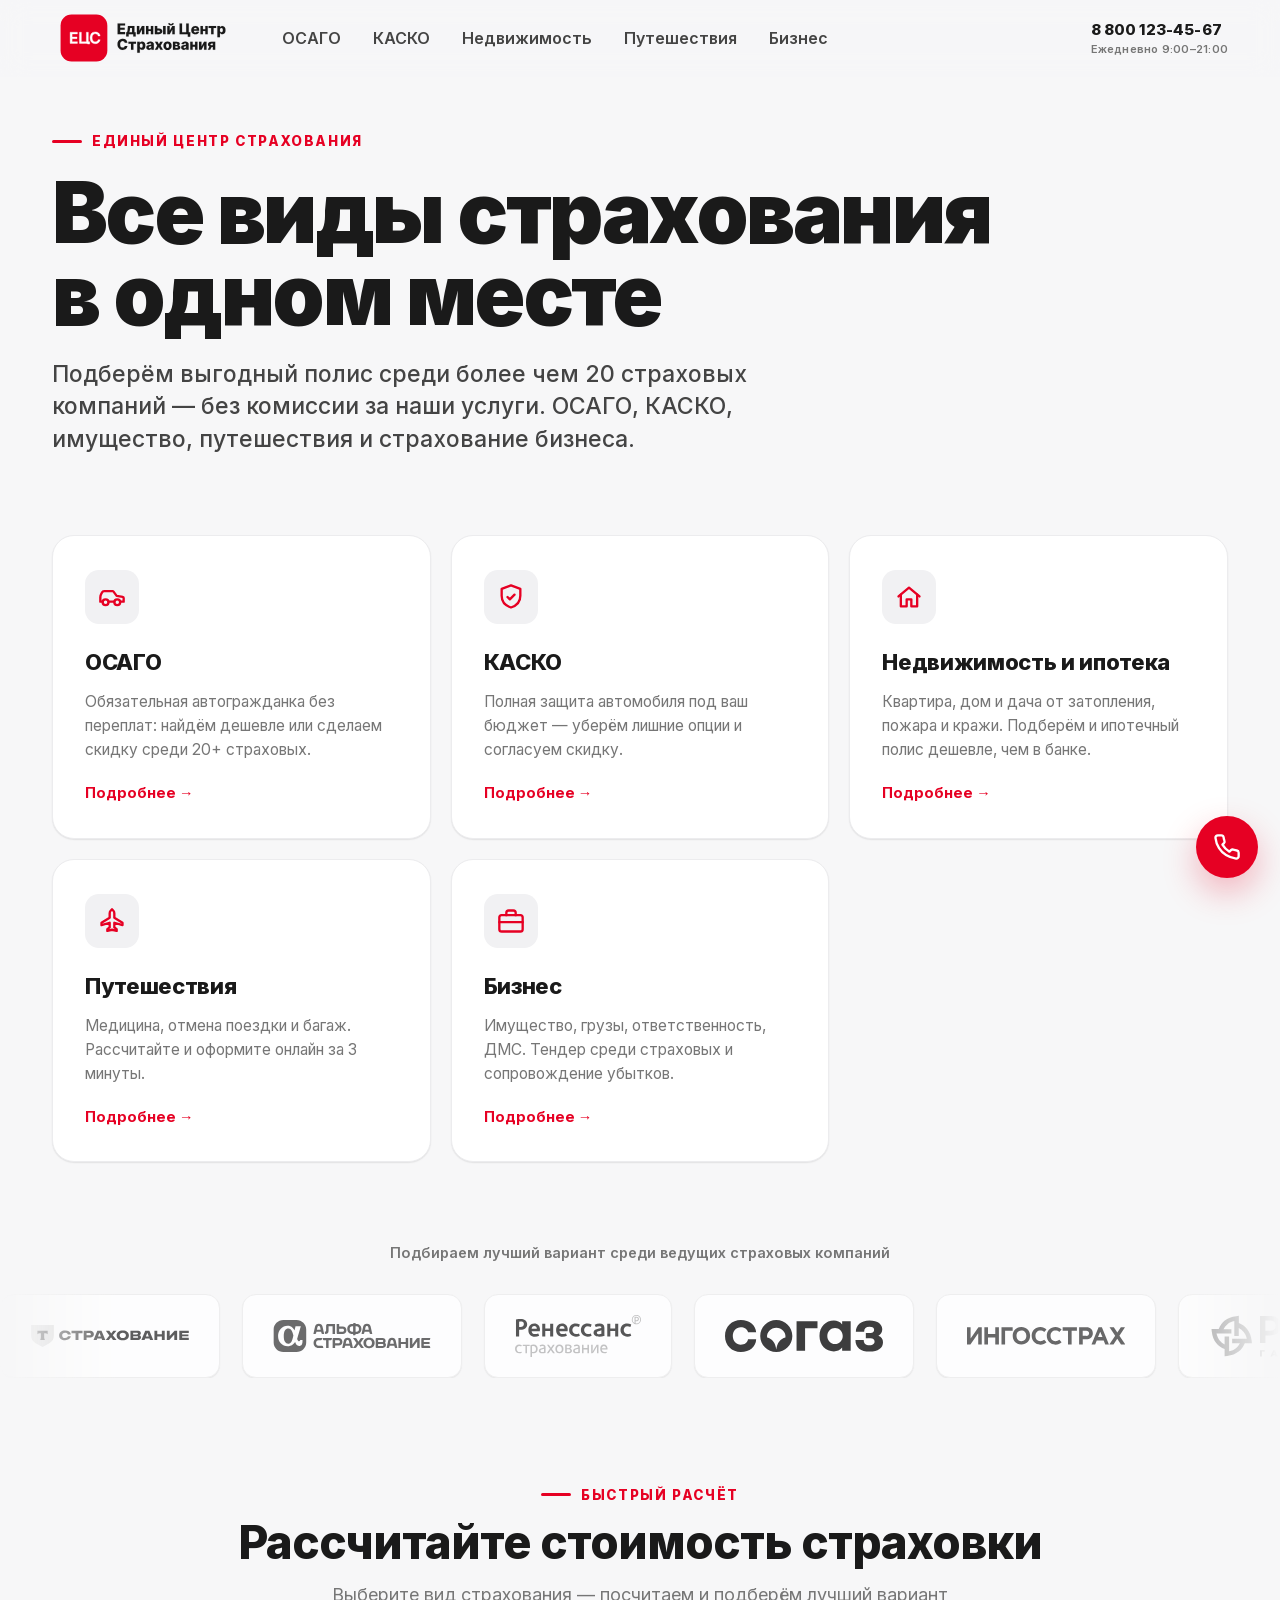
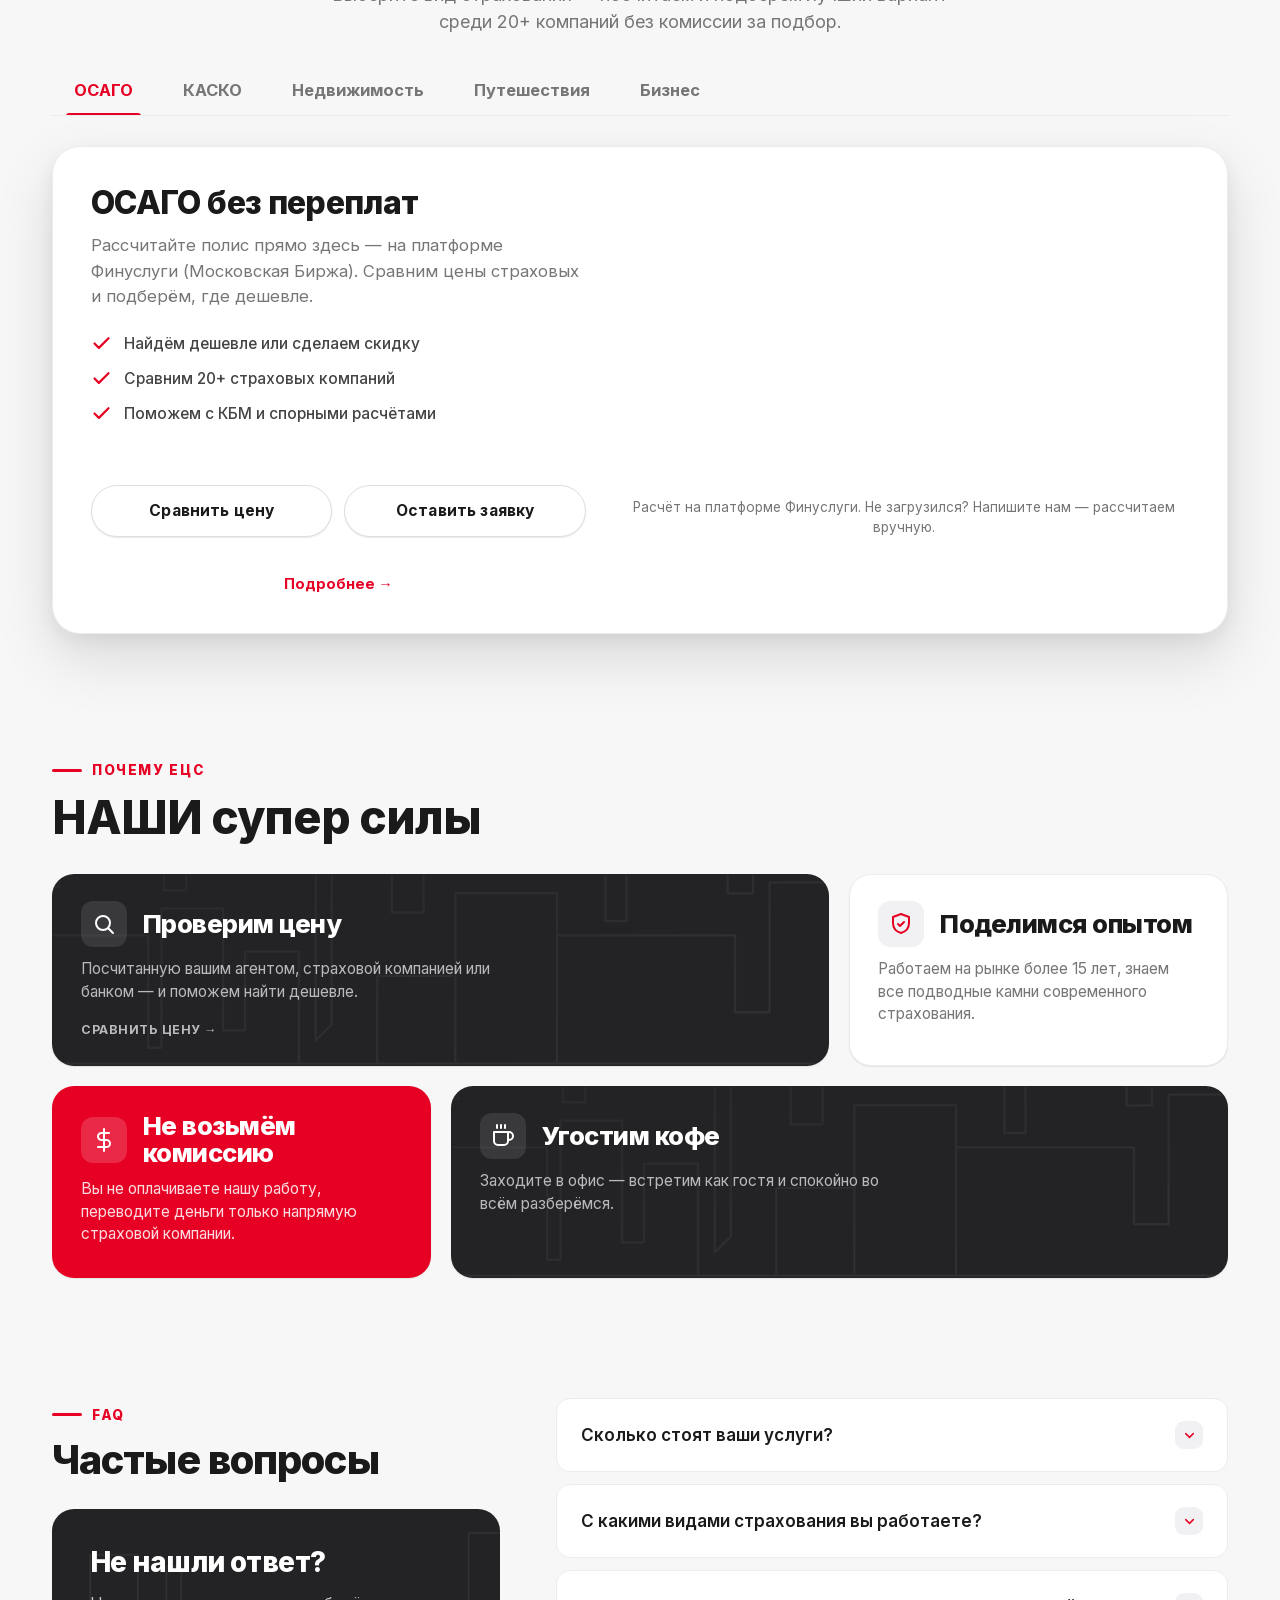
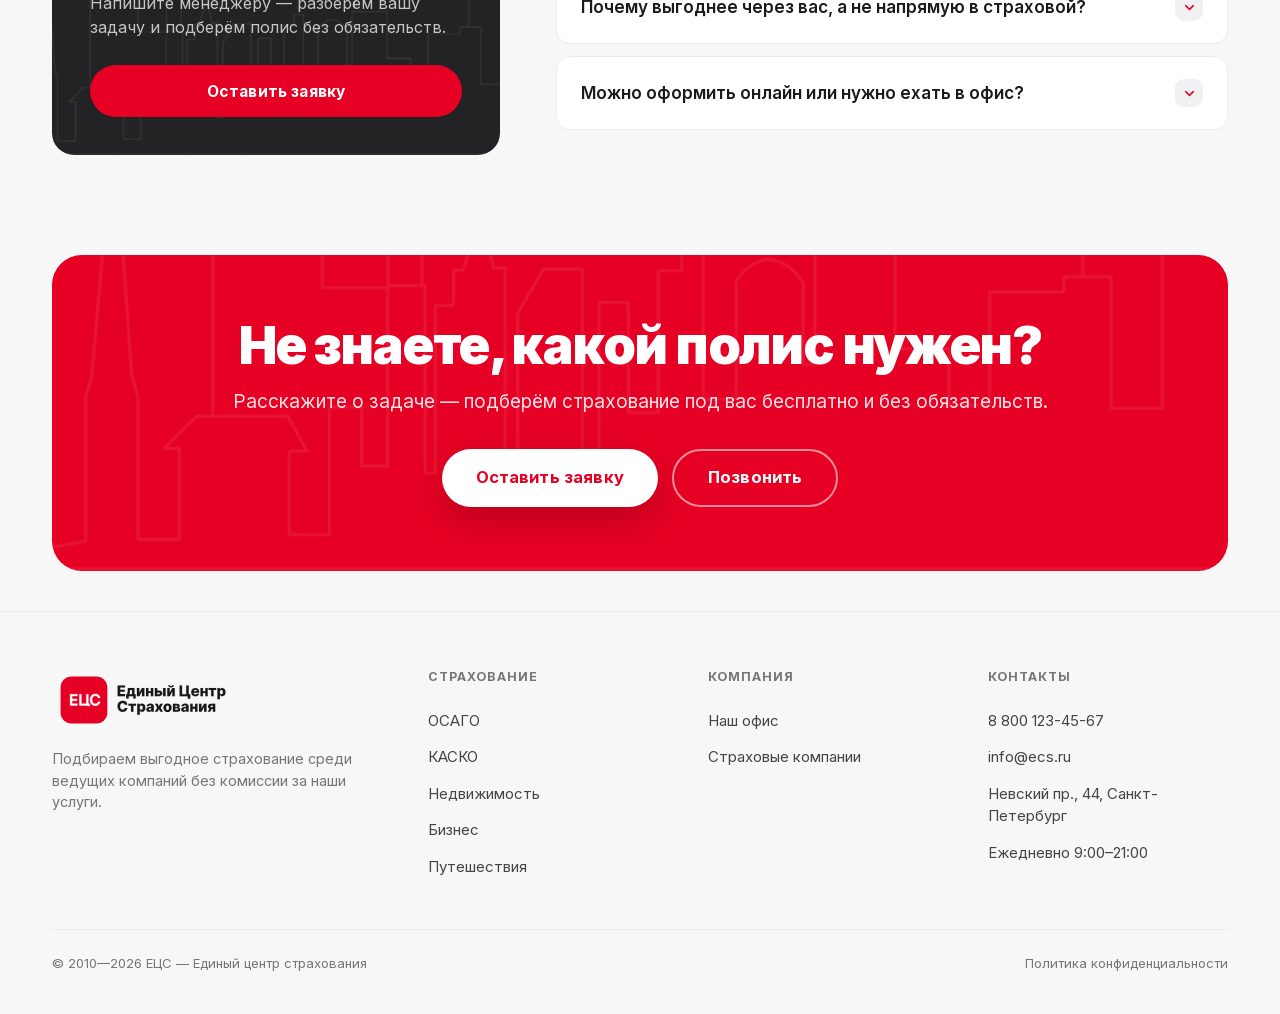
<file: frontend/index.html>
<!DOCTYPE html>
<html lang="ru">
<head>
  <meta charset="utf-8">
  <meta name="viewport" content="width=device-width, initial-scale=1">
  <title>ЕЦС — Единый центр страхования: ОСАГО, КАСКО, имущество, бизнес</title>
  <meta name="description" content="Единый центр страхования в Санкт-Петербурге: ОСАГО, КАСКО, имущество, путешествия и бизнес. Подбор среди 20+ страховых без комиссии.">
  <link rel="canonical" href="https://edincenter.ru/">
  <meta property="og:type" content="website">
  <meta property="og:site_name" content="ЕЦС — Единый центр страхования">
  <meta property="og:locale" content="ru_RU">
  <meta property="og:title" content="ЕЦС — Единый центр страхования: ОСАГО, КАСКО, имущество, бизнес">
  <meta property="og:description" content="Единый центр страхования в Санкт-Петербурге: ОСАГО, КАСКО, имущество, путешествия и бизнес. Подбор среди 20+ страховых без комиссии.">
  <meta property="og:url" content="https://edincenter.ru/">
  <meta property="og:image" content="https://edincenter.ru/assets/img/og.png">
  <meta name="twitter:card" content="summary_large_image">
  <meta name="twitter:title" content="ЕЦС — Единый центр страхования: ОСАГО, КАСКО, имущество, бизнес">
  <meta name="twitter:description" content="Единый центр страхования в Санкт-Петербурге: ОСАГО, КАСКО, имущество, путешествия и бизнес. Подбор среди 20+ страховых без комиссии.">
  <meta name="twitter:image" content="https://edincenter.ru/assets/img/og.png">
  <link rel="icon" href="/favicon.ico" sizes="32x32">
  <link rel="icon" href="/favicon.svg" type="image/svg+xml">
  <link rel="apple-touch-icon" href="/apple-touch-icon.png">
  <link rel="manifest" href="/site.webmanifest">
  <meta name="theme-color" content="#e60023">
  <link rel="preload" href="assets/fonts/inter-cyrillic.woff2" as="font" type="font/woff2" crossorigin>
  <link rel="preload" href="assets/fonts/inter-latin.woff2" as="font" type="font/woff2" crossorigin>
  <link rel="preconnect" href="https://finuslugi.ru" crossorigin><!-- калькулятор ОСАГО -->
  <link rel="stylesheet" href="assets/css/tokens.css">
  <link rel="stylesheet" href="assets/css/base.css">
  <link rel="stylesheet" href="assets/css/components.css">
</head>
<body data-product="Главная">

<header class="header" id="header">
  <div class="wrap header__row">
    <a class="brand" href="index.html" aria-label="ЕЦС — Единый центр страхования"><img class="brand__logo brand__logo--light" src="assets/img/logo-ecs-horizontal.svg" alt="ЕЦС — Единый центр страхования" width="160" height="56"><img class="brand__logo brand__logo--dark" src="assets/img/logo-ecs-horizontal-white.svg" alt="ЕЦС — Единый центр страхования" width="160" height="56"></a>

    <nav class="nav">
      <a href="osago.html">ОСАГО</a>
      <a href="kasko.html">КАСКО</a>
      <a href="property.html">Недвижимость</a>
      <a href="travel.html">Путешествия</a>
      <a href="business.html">Бизнес</a>
    </nav>

    <div class="header__cta">
      <a class="header__phone js-phone" href="tel:+78001234567">8 800 123-45-67<span>Ежедневно 9:00–21:00</span></a>
      <button class="burger" aria-label="Меню"><span class="burger__bars"></span><span class="burger__label">Меню</span></button>
    </div>
  </div>
</header>

<div class="mobnav" id="mobnav">
  <a href="index.html">Главная</a>
  <a href="osago.html">ОСАГО</a>
  <a href="kasko.html">КАСКО</a>
  <a href="property.html">Недвижимость</a>
  <a href="travel.html">Путешествия</a>
  <a href="business.html">Бизнес</a>
  <a class="mobnav__phone js-phone" href="tel:+78001234567">8 800 123-45-67</a>
</div>

<main id="top">

  <!-- ===================== HERO ===================== -->
  <section class="hero">
    <div class="wrap hero__home">
      <div class="hero__copy">
        <div class="hero__eyebrow eyebrow">Единый центр страхования</div>
        <h1>Все виды страхования<br>в одном месте</h1>
        <p class="hero__lead">Подберём выгодный полис среди более чем 20 страховых компаний — без комиссии за наши услуги. ОСАГО, КАСКО, имущество, путешествия и страхование бизнеса.</p>
      </div>
    </div>
  </section>

  <!-- ===================== ПРОДУКТЫ ===================== -->
  <section class="section section--tight" id="products">
    <div class="wrap">
      <div class="products">
        <a class="product reveal" href="osago.html" data-track="product_osago">
          <span class="product__cat">Автомобили</span>
          <span class="product__ic"><svg viewBox="0 0 24 24" fill="none" stroke="currentColor" stroke-width="2" stroke-linecap="round" stroke-linejoin="round"><path d="M14 16H9m10 0h3v-3.15a1 1 0 0 0-.84-.99L16 11l-2.7-3.6a1 1 0 0 0-.8-.4H5.24a2 2 0 0 0-1.8 1.1l-.8 1.63A6 6 0 0 0 2 12.42V16h2"/><circle cx="6.5" cy="16.5" r="2.5"/><circle cx="16.5" cy="16.5" r="2.5"/></svg></span>
          <h3>ОСАГО</h3>
          <p>Обязательная автогражданка без переплат: найдём дешевле или сделаем скидку среди 20+ страховых.</p>
          <span class="product__go">Подробнее →</span>
        </a>
        <a class="product reveal" href="kasko.html" data-track="product_kasko">
          <span class="product__cat">Автомобили</span>
          <span class="product__ic"><svg viewBox="0 0 24 24" fill="none" stroke="currentColor" stroke-width="2" stroke-linecap="round" stroke-linejoin="round"><path d="M12 2 4 5v6c0 5 3.4 8.6 8 10 4.6-1.4 8-5 8-10V5l-8-3Z"/><path d="m9 12 2 2 4-4"/></svg></span>
          <h3>КАСКО</h3>
          <p>Полная защита автомобиля под ваш бюджет — уберём лишние опции и согласуем скидку.</p>
          <span class="product__go">Подробнее →</span>
        </a>
        <a class="product reveal" href="property.html" data-track="product_property">
          <span class="product__cat">Имущество</span>
          <span class="product__ic"><svg viewBox="0 0 24 24" fill="none" stroke="currentColor" stroke-width="2" stroke-linecap="round" stroke-linejoin="round"><path d="M3 11.5 12 4l9 7.5"/><path d="M5 10v10h5v-6h4v6h5V10"/></svg></span>
          <h3>Недвижимость и ипотека</h3>
          <p>Квартира, дом и дача от затопления, пожара и кражи. Подберём и ипотечный полис дешевле, чем в банке.</p>
          <span class="product__go">Подробнее →</span>
        </a>
        <a class="product reveal" href="travel.html" data-track="product_travel">
          <span class="product__cat">Поездки</span>
          <span class="product__ic"><svg viewBox="0 0 24 24" fill="none" stroke="currentColor" stroke-width="2" stroke-linecap="round" stroke-linejoin="round"><path d="M12 2 13.2 3.2C13.7 3.7 14 4.5 14 5.5V9.2L21 13.5V15.5L14 13.5V17.5L16 19V20.5L12 19.5L8 20.5V19L10 17.5V13.5L3 15.5V13.5L10 9.2V5.5C10 4.5 10.3 3.7 10.8 3.2Z"/></svg></span>
          <h3>Путешествия</h3>
          <p>Медицина, отмена поездки и багаж. Рассчитайте и оформите онлайн за 3 минуты.</p>
          <span class="product__go">Подробнее →</span>
        </a>
        <a class="product reveal" href="business.html" data-track="product_business">
          <span class="product__cat">Юрлицам</span>
          <span class="product__ic"><svg viewBox="0 0 24 24" fill="none" stroke="currentColor" stroke-width="2" stroke-linecap="round" stroke-linejoin="round"><rect x="2" y="7" width="20" height="14" rx="2"/><path d="M16 7V5a2 2 0 0 0-2-2h-4a2 2 0 0 0-2 2v2"/><path d="M2 13h20"/></svg></span>
          <h3>Бизнес</h3>
          <p>Имущество, грузы, ответственность, ДМС. Тендер среди страховых и сопровождение убытков.</p>
          <span class="product__go">Подробнее →</span>
        </a>
        <a class="product product--all reveal" href="#raschet" data-track="product_all">
          <span class="product__ic"><svg viewBox="0 0 24 24" fill="none" stroke="currentColor" stroke-width="2.2" stroke-linecap="round" stroke-linejoin="round"><path d="M5 12h14M13 6l6 6-6 6"/></svg></span>
          <h3>Рассчитать стоимость</h3>
        </a>
      </div>
    </div>
  </section>

  <!-- ===================== PARTNERS ===================== -->
  <section class="section--tight">
    <div class="wrap">
      <p class="partners__cap">Подбираем лучший вариант среди ведущих страховых компаний</p>
    </div>
    <div class="marquee" aria-label="Страховые компании-партнёры">
      <div class="marquee__track">
        <span class="logo"><img src="assets/img/logo-t-strahovanie.svg" width="292" height="42" loading="lazy" alt="Т-Страхование"></span>
        <span class="logo"><img src="assets/img/logo-alfastrahovanie.svg" width="202" height="42" loading="lazy" alt="АльфаСтрахование"></span>
        <span class="logo"><img src="assets/img/logo-renessans.svg" width="126" height="42" loading="lazy" alt="Ренессанс страхование"></span>
        <span class="logo"><img src="assets/img/logo-sogaz.svg" width="207" height="42" loading="lazy" alt="СОГАЗ"></span>
        <span class="logo"><img src="assets/img/logo-ingosstrah.svg" width="383" height="42" loading="lazy" alt="Ингосстрах"></span>
        <span class="logo"><img src="assets/img/logo-reso.svg" width="151" height="42" loading="lazy" alt="РЕСО-Гарантия"></span>
        <span class="logo"><img src="assets/img/logo-rosgosstrah.svg" width="309" height="42" loading="lazy" alt="Росгосстрах"></span>
        <span class="logo"><img src="assets/img/logo-vsk.svg" width="97" height="42" loading="lazy" alt="ВСК Страховой дом"></span>
        <span class="logo"><img src="assets/img/logo-maks.svg" width="96" height="42" loading="lazy" alt="МАКС Страховая группа"></span>
        <span class="logo"><img src="assets/img/logo-absolut.svg" width="196" height="42" loading="lazy" alt="Абсолют Страхование"></span>
        <span class="logo"><img src="assets/img/logo-gelios.svg" width="159" height="42" loading="lazy" alt="Гелиос"></span>
        <span class="logo"><img src="assets/img/logo-zetta.svg" width="82" height="42" loading="lazy" alt="Зетта Страхование"></span>
        <span class="logo"><img src="assets/img/logo-pari.svg" width="88" height="42" loading="lazy" alt="ПАРИ"></span>
        <span class="logo"><img src="assets/img/logo-sber.svg" width="209" height="42" loading="lazy" alt="СберСтрахование"></span>
        <span class="logo"><img src="assets/img/logo-sovcombank.svg" width="219" height="42" loading="lazy" alt="Совкомбанк Страхование"></span>
        <span class="logo"><img src="assets/img/logo-yugoria.svg" width="204" height="42" loading="lazy" alt="Югория"></span>
      </div>
      <div class="marquee__track" aria-hidden="true">
        <span class="logo"><img src="assets/img/logo-t-strahovanie.svg" width="292" height="42" loading="lazy" alt=""></span>
        <span class="logo"><img src="assets/img/logo-alfastrahovanie.svg" width="202" height="42" loading="lazy" alt=""></span>
        <span class="logo"><img src="assets/img/logo-renessans.svg" width="126" height="42" loading="lazy" alt=""></span>
        <span class="logo"><img src="assets/img/logo-sogaz.svg" width="207" height="42" loading="lazy" alt=""></span>
        <span class="logo"><img src="assets/img/logo-ingosstrah.svg" width="383" height="42" loading="lazy" alt=""></span>
        <span class="logo"><img src="assets/img/logo-reso.svg" width="151" height="42" loading="lazy" alt=""></span>
        <span class="logo"><img src="assets/img/logo-rosgosstrah.svg" width="309" height="42" loading="lazy" alt=""></span>
        <span class="logo"><img src="assets/img/logo-vsk.svg" width="97" height="42" loading="lazy" alt=""></span>
        <span class="logo"><img src="assets/img/logo-maks.svg" width="96" height="42" loading="lazy" alt=""></span>
        <span class="logo"><img src="assets/img/logo-absolut.svg" width="196" height="42" loading="lazy" alt=""></span>
        <span class="logo"><img src="assets/img/logo-gelios.svg" width="159" height="42" loading="lazy" alt=""></span>
        <span class="logo"><img src="assets/img/logo-zetta.svg" width="82" height="42" loading="lazy" alt=""></span>
        <span class="logo"><img src="assets/img/logo-pari.svg" width="88" height="42" loading="lazy" alt=""></span>
        <span class="logo"><img src="assets/img/logo-sber.svg" width="209" height="42" loading="lazy" alt=""></span>
        <span class="logo"><img src="assets/img/logo-sovcombank.svg" width="219" height="42" loading="lazy" alt=""></span>
        <span class="logo"><img src="assets/img/logo-yugoria.svg" width="204" height="42" loading="lazy" alt=""></span>
      </div>
    </div>
  </section>

  <!-- ===================== БЫСТРЫЙ РАСЧЁТ ===================== -->
  <section class="section" id="raschet">
    <div class="wrap">
      <div class="s-head reveal" style="text-align:center;margin-left:auto;margin-right:auto">
        <span class="eyebrow" style="justify-content:center">Быстрый расчёт</span>
        <h2>Рассчитайте стоимость страховки</h2>
        <p style="margin-left:auto;margin-right:auto">Выберите вид страхования — посчитаем и подберём лучший вариант среди 20+ компаний без комиссии за подбор.</p>
      </div>

      <div class="tabs reveal" data-tabs>
        <div class="tabs__nav" role="tablist" aria-label="Виды страхования">
          <button class="tabs__tab is-active" type="button" data-tab="osago" role="tab" aria-selected="true">ОСАГО</button>
          <button class="tabs__tab" type="button" data-tab="kasko" role="tab" aria-selected="false">КАСКО</button>
          <button class="tabs__tab" type="button" data-tab="property" role="tab" aria-selected="false">Недвижимость</button>
          <button class="tabs__tab" type="button" data-tab="travel" role="tab" aria-selected="false">Путешествия</button>
          <button class="tabs__tab" type="button" data-tab="business" role="tab" aria-selected="false">Бизнес</button>
        </div>

        <div class="tabs__panels">
          <!-- ОСАГО: встроенный калькулятор Финуслуг -->
          <div class="tabs__panel is-active" data-panel="osago">
            <div class="raschet-card raschet-card--calc">
              <div class="raschet-card__info">
                <h3>ОСАГО без переплат</h3>
                <p>Рассчитайте полис прямо здесь — на платформе Финуслуги (Московская Биржа). Сравним цены страховых и подберём, где дешевле.</p>
                <ul class="raschet-card__list">
                  <li><svg viewBox="0 0 24 24" fill="none" stroke="currentColor" stroke-width="2.5" stroke-linecap="round" stroke-linejoin="round"><path d="M20 6 9 17l-5-5"/></svg>Найдём дешевле или сделаем скидку</li>
                  <li><svg viewBox="0 0 24 24" fill="none" stroke="currentColor" stroke-width="2.5" stroke-linecap="round" stroke-linejoin="round"><path d="M20 6 9 17l-5-5"/></svg>Сравним 20+ страховых компаний</li>
                  <li><svg viewBox="0 0 24 24" fill="none" stroke="currentColor" stroke-width="2.5" stroke-linecap="round" stroke-linejoin="round"><path d="M20 6 9 17l-5-5"/></svg>Поможем с КБМ и спорными расчётами</li>
                </ul>
              </div>
              <div class="raschet-card__calc">
                <!-- Калькулятор ОСАГО (Финуслуги) — id в config.calc, монтирует calc.js -->
                <div data-calc="osago-home"></div>
                <p class="calc-frame__note">Расчёт на платформе Финуслуги. Не загрузился? <a href="#" data-modal="lead" data-product="ОСАГО">Напишите нам</a> — рассчитаем вручную.</p>
              </div>
              <div class="raschet-card__btns">
                <a class="btn btn--ghost" href="#" data-modal="cheaper" data-track="raschet_osago_cheaper">Сравнить цену</a>
                <a class="btn btn--ghost" href="#" data-modal="lead" data-product="ОСАГО" data-track="raschet_osago_lead">Оставить заявку</a>
              </div>
              <a class="raschet-card__more" href="osago.html">Подробнее →</a>
            </div>
          </div>

          <!-- КАСКО -->
          <div class="tabs__panel" data-panel="kasko">
            <div class="raschet-card">
              <div class="raschet-card__info">
                <h3>КАСКО под ваш бюджет</h3>
                <p>Уберём лишние опции и согласуем скидку — соберём защиту автомобиля, которая нужна именно вам.</p>
                <ul class="raschet-card__list">
                  <li><svg viewBox="0 0 24 24" fill="none" stroke="currentColor" stroke-width="2.5" stroke-linecap="round" stroke-linejoin="round"><path d="M20 6 9 17l-5-5"/></svg>Полная или частичная защита на выбор</li>
                  <li><svg viewBox="0 0 24 24" fill="none" stroke="currentColor" stroke-width="2.5" stroke-linecap="round" stroke-linejoin="round"><path d="M20 6 9 17l-5-5"/></svg>Франшиза, чтобы снизить цену полиса</li>
                  <li><svg viewBox="0 0 24 24" fill="none" stroke="currentColor" stroke-width="2.5" stroke-linecap="round" stroke-linejoin="round"><path d="M20 6 9 17l-5-5"/></svg>Сравнение условий разных страховых</li>
                </ul>
              </div>
              <div class="raschet-card__action">
                <a class="btn btn--primary btn--lg" href="kasko.html" data-track="raschet_kasko">Рассчитать КАСКО</a>
                <a class="btn btn--ghost" href="#" data-modal="cheaper" data-track="raschet_kasko_cheaper">Сравнить цену</a>
                <a class="raschet-card__more" href="kasko.html">Подробнее →</a>
              </div>
            </div>
          </div>

          <!-- Недвижимость -->
          <div class="tabs__panel" data-panel="property">
            <div class="raschet-card">
              <div class="raschet-card__info">
                <h3>Недвижимость и ипотека</h3>
                <p>Квартира, дом и дача от затопления, пожара и кражи. Ипотечный полис подберём дешевле, чем в банке.</p>
                <ul class="raschet-card__list">
                  <li><svg viewBox="0 0 24 24" fill="none" stroke="currentColor" stroke-width="2.5" stroke-linecap="round" stroke-linejoin="round"><path d="M20 6 9 17l-5-5"/></svg>Защита отделки, имущества и ответственности</li>
                  <li><svg viewBox="0 0 24 24" fill="none" stroke="currentColor" stroke-width="2.5" stroke-linecap="round" stroke-linejoin="round"><path d="M20 6 9 17l-5-5"/></svg>Ипотечное страхование выгоднее банковского</li>
                  <li><svg viewBox="0 0 24 24" fill="none" stroke="currentColor" stroke-width="2.5" stroke-linecap="round" stroke-linejoin="round"><path d="M20 6 9 17l-5-5"/></svg>Подбор среди ведущих компаний</li>
                </ul>
              </div>
              <div class="raschet-card__action">
                <a class="btn btn--primary btn--lg" href="property.html" data-track="raschet_property">Рассчитать стоимость</a>
                <a class="btn btn--ghost" href="#" data-modal="cheaper" data-track="raschet_property_cheaper">Сравнить цену</a>
                <a class="raschet-card__more" href="property.html">Подробнее →</a>
              </div>
            </div>
          </div>

          <!-- Путешествия -->
          <div class="tabs__panel" data-panel="travel">
            <div class="raschet-card">
              <div class="raschet-card__info">
                <h3>Страхование путешествий</h3>
                <p>Медицина, отмена поездки и багаж. Рассчитайте и оформите полис онлайн за 3 минуты.</p>
                <ul class="raschet-card__list">
                  <li><svg viewBox="0 0 24 24" fill="none" stroke="currentColor" stroke-width="2.5" stroke-linecap="round" stroke-linejoin="round"><path d="M20 6 9 17l-5-5"/></svg>Медицинские расходы за границей и по России</li>
                  <li><svg viewBox="0 0 24 24" fill="none" stroke="currentColor" stroke-width="2.5" stroke-linecap="round" stroke-linejoin="round"><path d="M20 6 9 17l-5-5"/></svg>Отмена поездки и задержка рейса</li>
                  <li><svg viewBox="0 0 24 24" fill="none" stroke="currentColor" stroke-width="2.5" stroke-linecap="round" stroke-linejoin="round"><path d="M20 6 9 17l-5-5"/></svg>Активный отдых и спорт</li>
                </ul>
              </div>
              <div class="raschet-card__action">
                <a class="btn btn--primary btn--lg" href="travel.html#calc" data-track="raschet_travel">Рассчитать онлайн</a>
                <a class="btn btn--ghost" href="#" data-modal="cheaper" data-track="raschet_travel_cheaper">Сравнить цену</a>
                <a class="raschet-card__more" href="travel.html">Подробнее →</a>
              </div>
            </div>
          </div>

          <!-- Бизнес -->
          <div class="tabs__panel" data-panel="business">
            <div class="raschet-card">
              <div class="raschet-card__info">
                <h3>Страхование бизнеса</h3>
                <p>Имущество, грузы, ответственность и ДМС для сотрудников. Проведём тендер среди страховых под вашу задачу.</p>
                <ul class="raschet-card__list">
                  <li><svg viewBox="0 0 24 24" fill="none" stroke="currentColor" stroke-width="2.5" stroke-linecap="round" stroke-linejoin="round"><path d="M20 6 9 17l-5-5"/></svg>Тендер среди страховых компаний</li>
                  <li><svg viewBox="0 0 24 24" fill="none" stroke="currentColor" stroke-width="2.5" stroke-linecap="round" stroke-linejoin="round"><path d="M20 6 9 17l-5-5"/></svg>Имущество, грузы, ответственность, ДМС</li>
                  <li><svg viewBox="0 0 24 24" fill="none" stroke="currentColor" stroke-width="2.5" stroke-linecap="round" stroke-linejoin="round"><path d="M20 6 9 17l-5-5"/></svg>Сопровождение убытков и пролонгаций</li>
                </ul>
              </div>
              <div class="raschet-card__action">
                <a class="btn btn--primary btn--lg" href="business.html" data-track="raschet_business">Получить расчёт</a>
                <a class="btn btn--ghost" href="#" data-modal="lead" data-product="Бизнес" data-track="raschet_business_lead">Оставить заявку</a>
                <a class="raschet-card__more" href="business.html">Подробнее →</a>
              </div>
            </div>
          </div>
        </div>
      </div>
    </div>
  </section>

  <!-- ===================== BENTO ===================== -->
  <section class="section">
    <div class="wrap">
      <div class="s-head reveal">
        <span class="eyebrow">Почему ЕЦС</span>
        <h2>НАШИ супер силы&nbsp;</h2>
      </div>
      <div class="bento">
        <article class="card card--feature card--photo b-1 reveal">
          <div class="card__ico">
            <svg viewBox="0 0 24 24" fill="none" stroke="currentColor" stroke-width="2" stroke-linecap="round" stroke-linejoin="round"><circle cx="11" cy="11" r="7"></circle><path d="m21 21-4.3-4.3"></path></svg>
          </div>
          <h3>Проверим цену</h3>
          <p>Посчитанную вашим агентом, страховой компанией или банком — и поможем найти дешевле.</p>
          <a class="card__tag" href="#" data-modal="cheaper" data-track="cta_card_cheaper">Сравнить цену →</a>
        </article>

        <article class="card b-2 reveal">
          <div class="card__ico">
            <svg viewBox="0 0 24 24" fill="none" stroke="currentColor" stroke-width="2" stroke-linecap="round" stroke-linejoin="round"><path d="M12 2 4 5v6c0 5 3.4 8.6 8 10 4.6-1.4 8-5 8-10V5l-8-3Z"></path><path d="m9 12 2 2 4-4"></path></svg>
          </div>
          <h3>Поделимся опытом</h3>
          <p>Работаем на рынке более 15 лет, знаем все подводные камни современного страхования.</p>
        </article>

        <article class="card card--accent b-3 reveal">
          <div class="card__ico">
            <svg viewBox="0 0 24 24" fill="none" stroke="currentColor" stroke-width="2" stroke-linecap="round" stroke-linejoin="round"><path d="M12 1v22"></path><path d="M17 5H9.5a3.5 3.5 0 0 0 0 7h5a3.5 3.5 0 0 1 0 7H6"></path></svg>
          </div>
          <h3>Не возьмём комиссию</h3>
          <p>Вы не оплачиваете нашу работу, переводите деньги только напрямую страховой компании.</p>
        </article>

        <article class="card card--feature card--photo b-4 reveal">
          <div class="card__ico">
            <svg viewBox="0 0 24 24" fill="none" stroke="currentColor" stroke-width="2" stroke-linecap="round" stroke-linejoin="round"><path d="M17 8h1a4 4 0 0 1 0 8h-1"></path><path d="M3 8h14v9a4 4 0 0 1-4 4H7a4 4 0 0 1-4-4Z"></path><path d="M6 1v3M10 1v3M14 1v3"></path></svg>
          </div>
          <h3>Угостим кофе</h3>
          <p>Заходите в офис — встретим как гостя и спокойно во всём разберёмся.</p>
        </article>
      </div>
    </div>
  </section>


  <!-- ===================== FAQ ===================== -->
  <section class="section">
    <div class="wrap faq">
      <aside class="faq__aside reveal">
        <span class="eyebrow">FAQ</span>
        <div class="s-head" style="margin:14px 0 28px">
          <h2 style="font-size:clamp(28px,3.2vw,40px)">Частые вопросы</h2>
        </div>
        <div class="faq__card">
          <h3>Не нашли ответ?</h3>
          <p>Напишите менеджеру — разберём вашу задачу и подберём полис без обязательств.</p>
          <a class="btn btn--primary" href="#" data-modal="lead" data-product="Главная" data-track="cta_faq_manager">Оставить заявку</a>
        </div>
      </aside>
      <div class="faq__list" id="faqList"></div>
    </div>
  </section>

  <!-- ===================== CTA ===================== -->
  <section class="section--tight">
    <div class="wrap">
      <div class="cta-band reveal">
        <h2>Не знаете, какой полис нужен?</h2>
        <p>Расскажите о задаче — подберём страхование под вас бесплатно и без обязательств.</p>
        <div class="row">
          <a class="btn btn--primary btn--lg" href="#" data-modal="lead" data-product="Главная" data-track="cta_band_manager">Оставить заявку</a>
          <a class="btn btn--outline btn--lg js-phone" href="tel:+78001234567" data-track="cta_band_call">Позвонить</a>
        </div>
      </div>
    </div>
  </section>

</main>

<!-- ===================== FOOTER ===================== -->
<footer class="footer">
  <div class="wrap">
    <div class="footer__top">
      <div class="footer__brand">
        <a class="brand" href="index.html"><img class="brand__logo brand__logo--light" src="assets/img/logo-ecs-horizontal.svg" alt="ЕЦС — Единый центр страхования" width="160" height="56"><img class="brand__logo brand__logo--dark" src="assets/img/logo-ecs-horizontal-white.svg" alt="ЕЦС — Единый центр страхования" width="160" height="56"></a>
        <p>Подбираем выгодное страхование среди ведущих компаний без комиссии за наши услуги.</p>
      </div>
      <div class="footer__col">
        <h4>Страхование</h4>
        <a href="osago.html">ОСАГО</a>
        <a href="kasko.html">КАСКО</a>
        <a href="property.html">Недвижимость</a>
        <a href="business.html">Бизнес</a>
        <a href="travel.html">Путешествия</a>
      </div>
      <div class="footer__col">
        <h4>Компания</h4>
        <a href="office.html">Наш офис</a>
        <a href="insurers.html">Страховые компании</a>
      </div>
      <div class="footer__col">
        <h4>Контакты</h4>
        <a class="js-phone" href="tel:+78001234567">8 800 123-45-67</a>
        <a class="js-email" href="mailto:info@ecs.ru">info@ecs.ru</a>
        <a href="office.html">Невский пр., 44, Санкт-Петербург</a>
        <a href="office.html">Ежедневно 9:00–21:00</a>
      </div>
    </div>
    <div class="footer__bottom">
      <span>© 2010—2026 ЕЦС — Единый центр страхования</span>
      <span><a href="privacy.html">Политика конфиденциальности</a></span>
    </div>
  </div>
</footer>

<!-- ===================== LEAD MODAL ===================== -->
<div class="modal" id="leadModal" role="dialog" aria-modal="true" aria-label="Заявка">
  <div class="modal__backdrop"></div>
  <div class="modal__box">
    <div class="lead">
      <button class="modal__close" type="button" aria-label="Закрыть">✕</button>
      <h3>Оставить заявку</h3>
      <p>Оставьте контакты — перезвоним в течение 15 минут в рабочее время.</p>
      <!-- CRM-форма Битрикс24 (config.b24forms.lead). Пока не настроена — фолбэк с телефоном. -->
      <div class="b24form" data-b24form="lead" data-product="Главная" data-form-slug="modal"></div>
    </div>
  </div>
</div>

<!-- ===================== CHEAPER MODAL ===================== -->
<div class="modal" id="cheaperModal" role="dialog" aria-modal="true" aria-label="Сравнить цену">
  <div class="modal__backdrop"></div>
  <div class="modal__box">
    <div class="lead">
      <button class="modal__close" type="button" aria-label="Закрыть">✕</button>
      <h3>Сравним цену — найдём дешевле</h3>
      <p>Вам уже посчитали полис у агента, в страховой, в банке или на страховом агрегаторе? Отправьте вид страховки и сумму — сравним и постараемся найти выгоднее. Бесплатно и ни к чему не обязывает.</p>
      <!-- CRM-форма Битрикс24 (config.b24forms.lead, product «Найдём дешевле»).
           TODO(1.1): в форме «Заявка» добавить поля «вид страхования» и «предложенная сумма»,
           либо менеджер уточняет их по product/комментарию. -->
      <div class="b24form" data-b24form="lead" data-product="Найдём дешевле" data-form-slug="cheaper"></div>
    </div>
  </div>
</div>

<script src="assets/js/config.js"></script>
<script src="assets/js/utm.js"></script>
<script src="assets/js/analytics.js"></script>
<script src="assets/js/bitrix.js"></script>
<script src="assets/js/leads.js"></script>
<script src="assets/js/ui.js"></script>
<script src="assets/js/calc.js"></script>
<script src="assets/js/main.js"></script>
<script>
  // FAQ этой страницы
  window.ECS_FAQ = [
    { q: "Сколько стоят ваши услуги?", a: "Для вас — 0 ₽. Наша работа оплачивается страховой компанией, вы переводите деньги только напрямую страховщику и ничего не переплачиваете за подбор." },
    { q: "С какими видами страхования вы работаете?", a: "ОСАГО, КАСКО, страхование имущества (квартира, дом, дача), путешествия (ВЗР) и страхование бизнеса: имущество, грузы, ответственность, ДМС, автопарк." },
    { q: "Почему выгоднее через вас, а не напрямую в страховой?", a: "Страховая предложит только свой продукт, мы — сравним более 20 компаний и покажем реальную минимальную цену под вашу задачу, без навязанных опций." },
    { q: "Можно оформить онлайн или нужно ехать в офис?", a: "Как удобно. Оформим дистанционно (расчёт пришлём в мессенджер) или ждём вас в офисе на Невском, 44 — за чашкой кофе." }
  ];
</script>

</body>
</html>
</file>
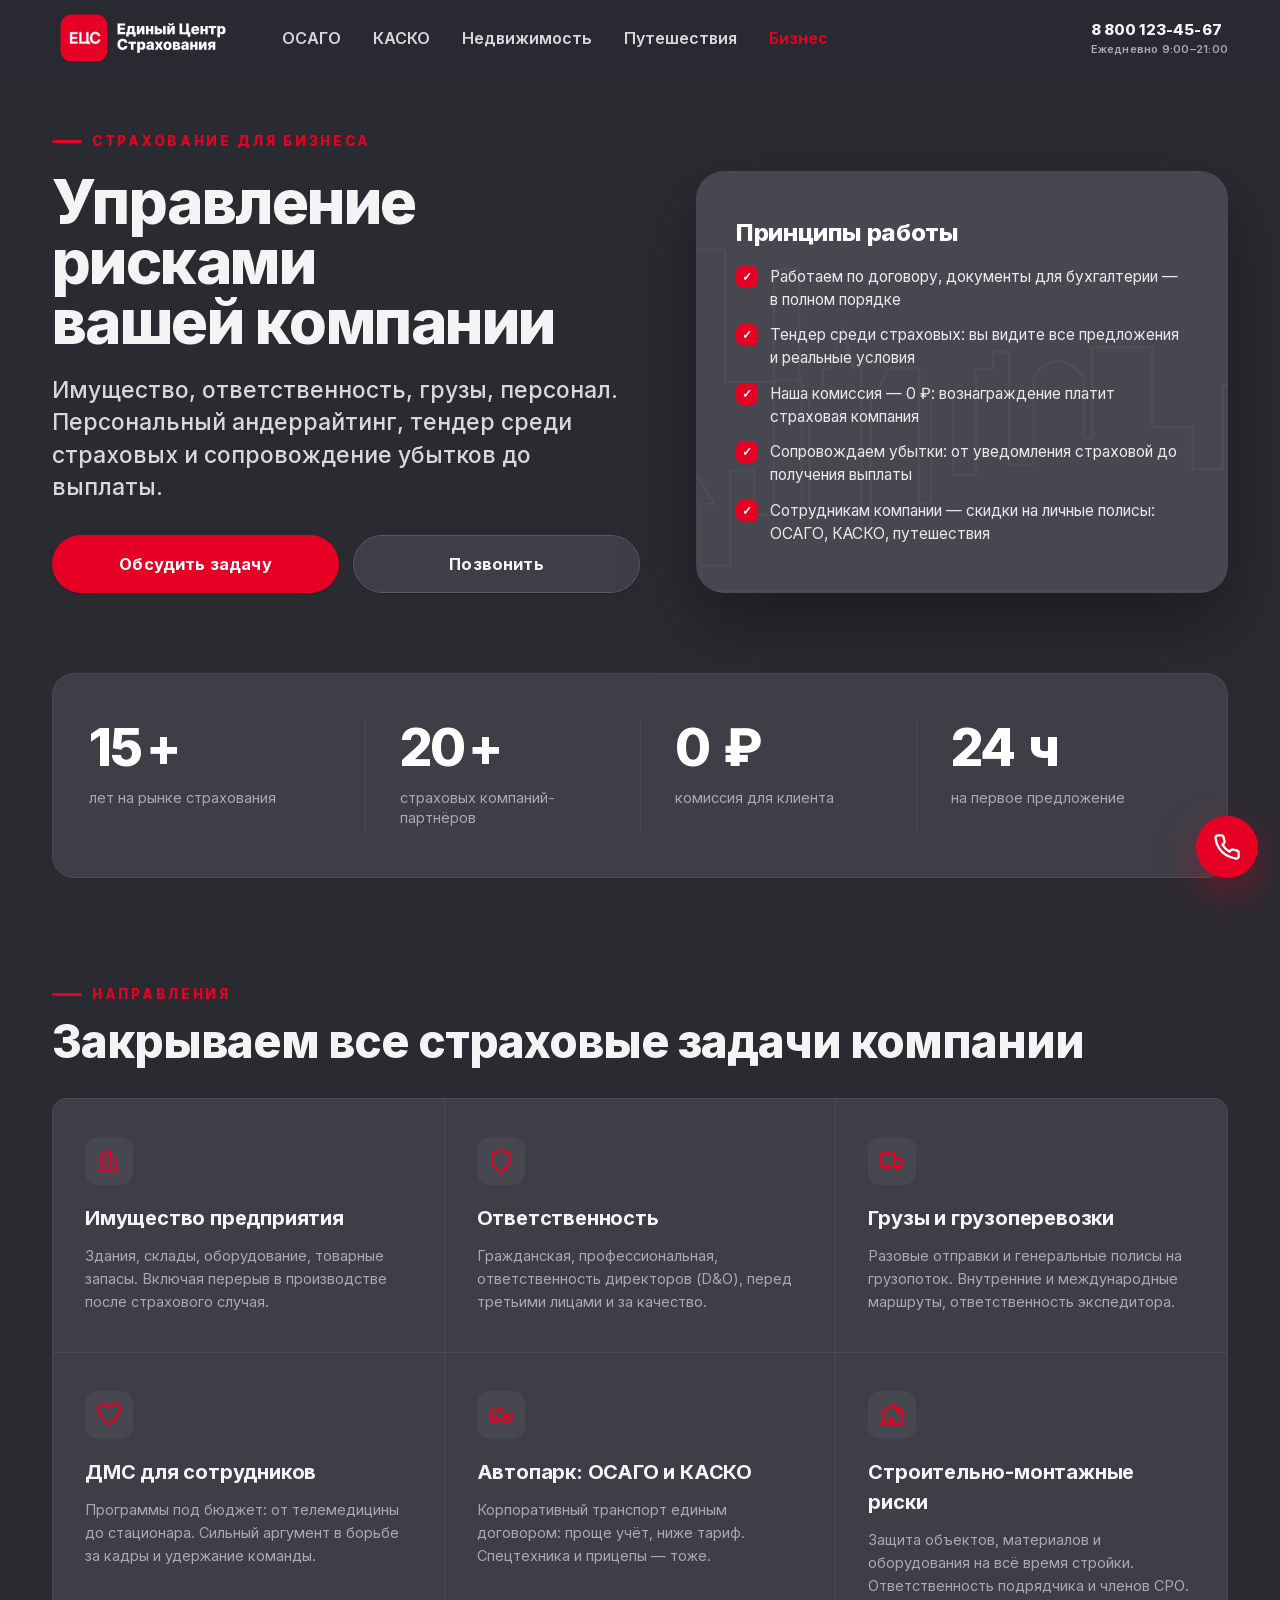
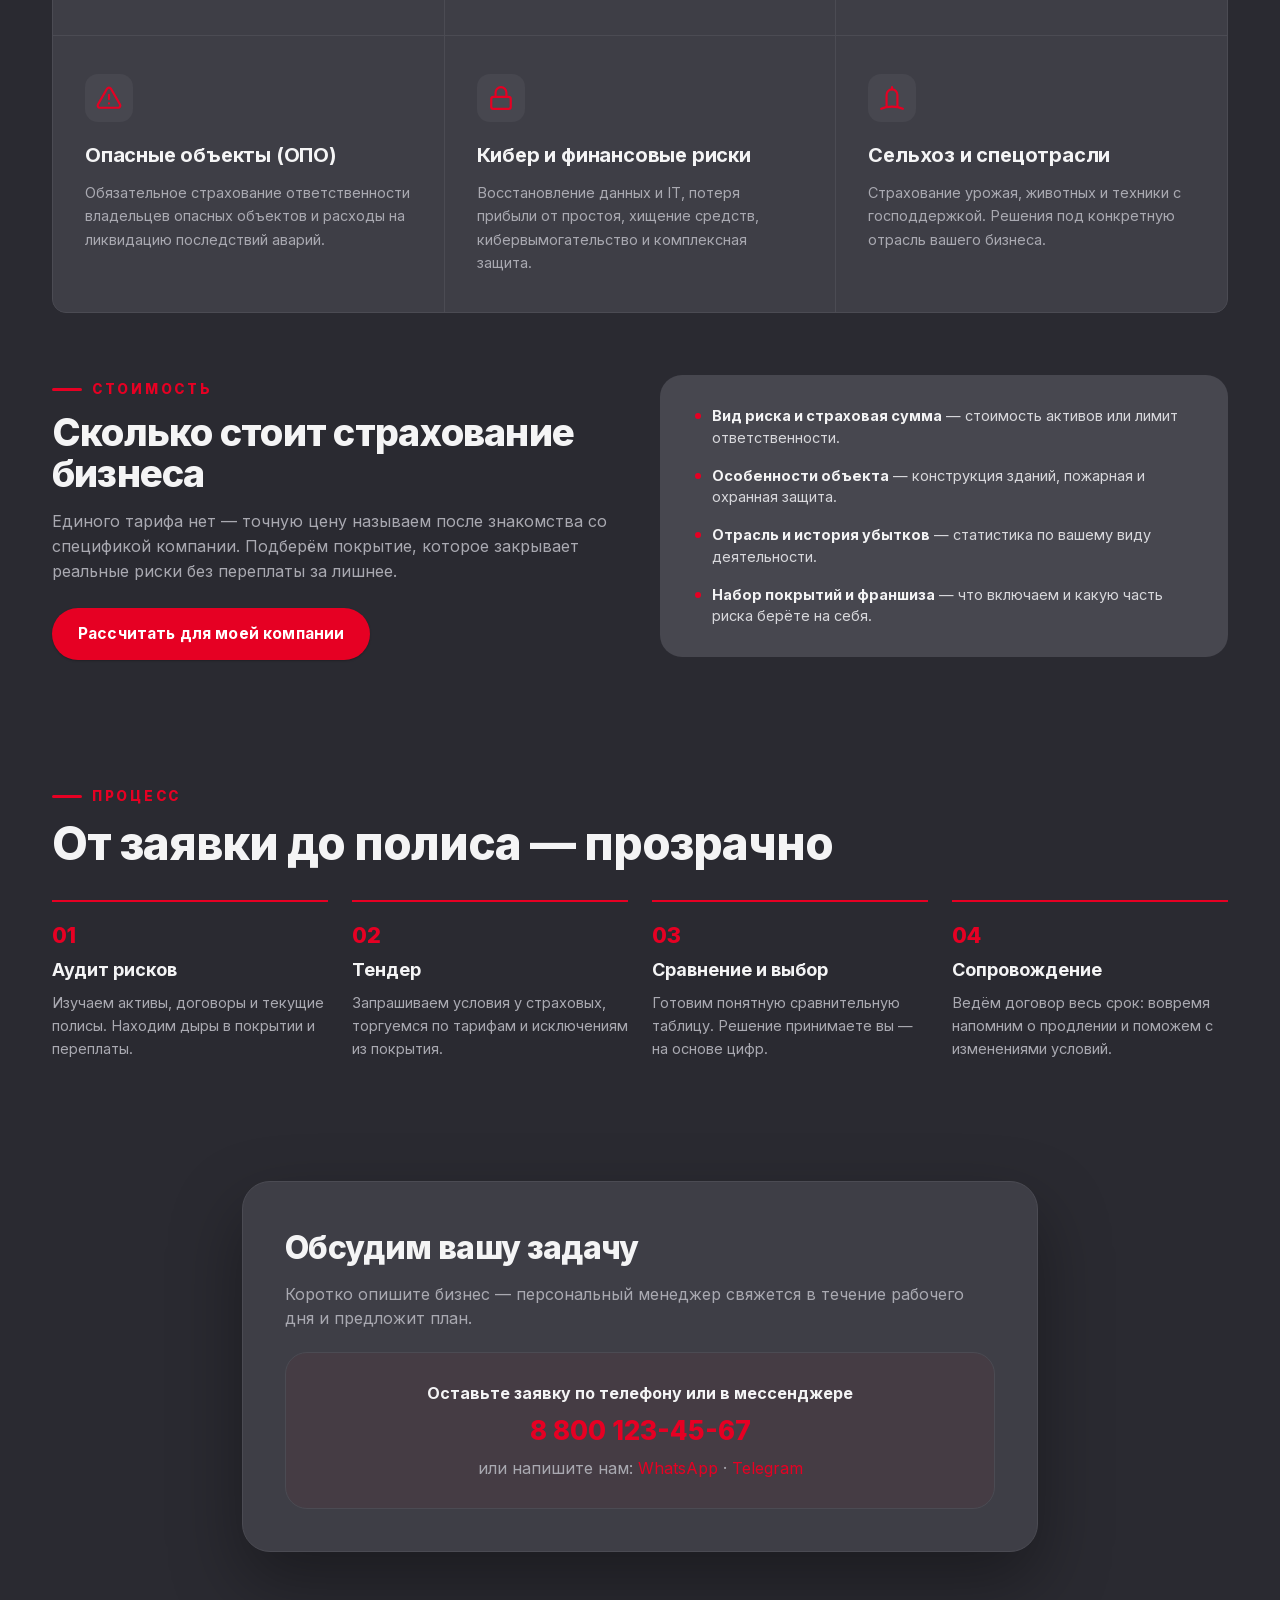
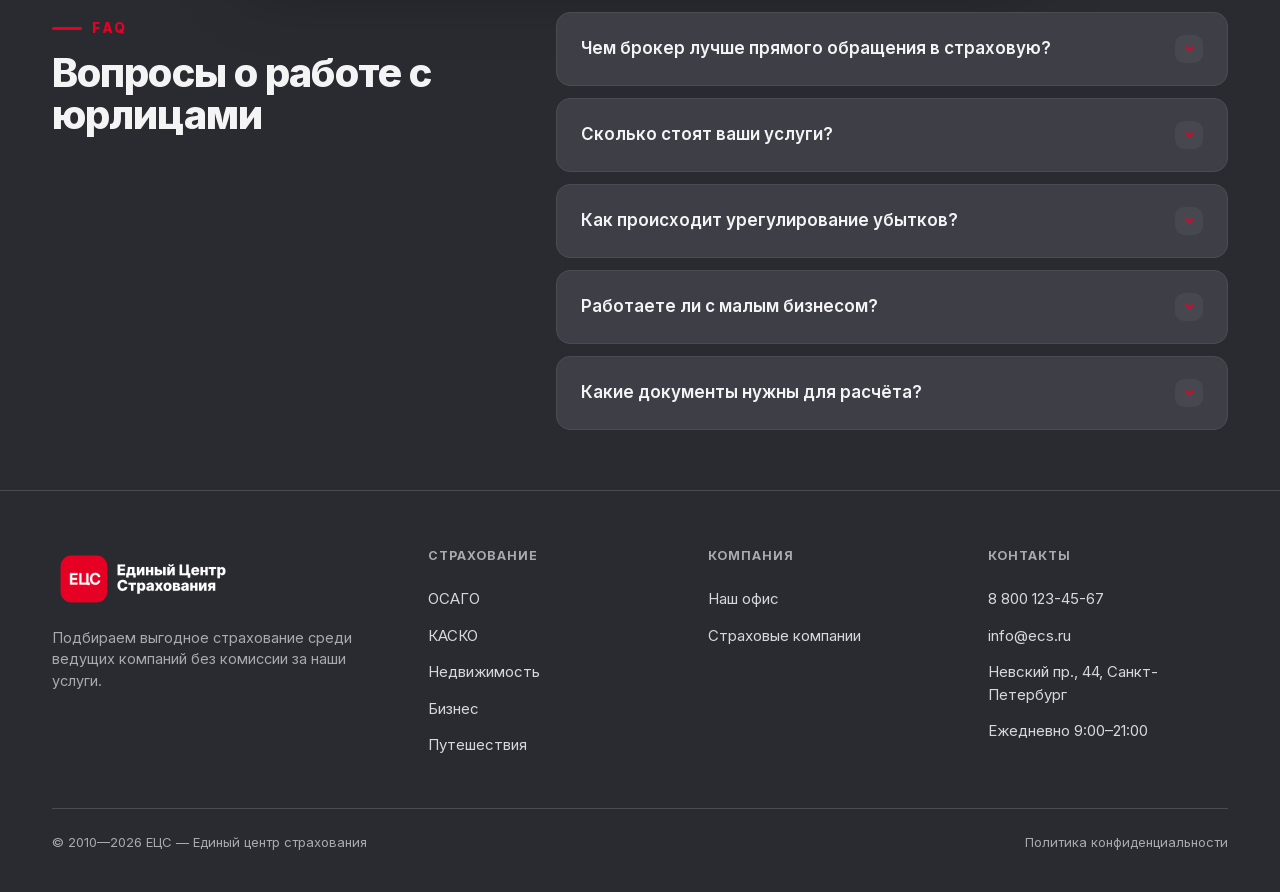
<file: frontend/business.html>
<!DOCTYPE html>
<html lang="ru" data-theme="dark">
<head>
  <meta charset="utf-8">
  <meta name="viewport" content="width=device-width, initial-scale=1">
  <title>Страхование бизнеса: имущество, грузы, ответственность, ДМС | ЕЦС</title>
  <meta name="description" content="Корпоративное страхование под ключ: аудит рисков, тендер среди страховых, сопровождение убытков. Имущество, грузы, ответственность, ДМС, автопарк.">
  <link rel="canonical" href="https://edincenter.ru/business.html">
  <meta property="og:type" content="website">
  <meta property="og:site_name" content="ЕЦС — Единый центр страхования">
  <meta property="og:locale" content="ru_RU">
  <meta property="og:title" content="Страхование бизнеса: имущество, грузы, ответственность, ДМС | ЕЦС">
  <meta property="og:description" content="Корпоративное страхование под ключ: аудит рисков, тендер среди страховых, сопровождение убытков. Имущество, грузы, ответственность, ДМС, автопарк.">
  <meta property="og:url" content="https://edincenter.ru/business.html">
  <meta property="og:image" content="https://edincenter.ru/assets/img/og.png">
  <meta name="twitter:card" content="summary_large_image">
  <meta name="twitter:title" content="Страхование бизнеса: имущество, грузы, ответственность, ДМС | ЕЦС">
  <meta name="twitter:description" content="Корпоративное страхование под ключ: аудит рисков, тендер среди страховых, сопровождение убытков. Имущество, грузы, ответственность, ДМС, автопарк.">
  <meta name="twitter:image" content="https://edincenter.ru/assets/img/og.png">
  <link rel="icon" href="/favicon.ico" sizes="32x32">
  <link rel="icon" href="/favicon.svg" type="image/svg+xml">
  <link rel="apple-touch-icon" href="/apple-touch-icon.png">
  <link rel="manifest" href="/site.webmanifest">
  <meta name="theme-color" content="#e60023">
  <link rel="preload" href="assets/fonts/inter-cyrillic.woff2" as="font" type="font/woff2" crossorigin>
  <link rel="preload" href="assets/fonts/inter-latin.woff2" as="font" type="font/woff2" crossorigin>
  <link rel="stylesheet" href="assets/css/tokens.css">
  <link rel="stylesheet" href="assets/css/base.css">
  <link rel="stylesheet" href="assets/css/components.css">
</head>
<body data-product="Бизнес" class="page-biz">

<header class="header" id="header">
  <div class="wrap header__row">
    <a class="brand" href="index.html" aria-label="ЕЦС — Единый центр страхования"><img class="brand__logo brand__logo--light" src="assets/img/logo-ecs-horizontal.svg" alt="ЕЦС — Единый центр страхования" width="160" height="56"><img class="brand__logo brand__logo--dark" src="assets/img/logo-ecs-horizontal-white.svg" alt="ЕЦС — Единый центр страхования" width="160" height="56"></a>

    <nav class="nav">
      <a href="osago.html">ОСАГО</a>
      <a href="kasko.html">КАСКО</a>
      <a href="property.html">Недвижимость</a>
      <a href="travel.html">Путешествия</a>
      <a href="business.html" class="is-active">Бизнес</a>
    </nav>

    <div class="header__cta">
      <a class="header__phone js-phone" href="tel:+78001234567">8 800 123-45-67<span>Ежедневно 9:00–21:00</span></a>
      <button class="burger" aria-label="Меню"><span class="burger__bars"></span><span class="burger__label">Меню</span></button>
    </div>
  </div>
</header>

<div class="mobnav" id="mobnav">
  <a href="index.html">Главная</a>
  <a href="osago.html">ОСАГО</a>
  <a href="kasko.html">КАСКО</a>
  <a href="property.html">Недвижимость</a>
  <a href="travel.html">Путешествия</a>
  <a href="business.html" class="is-active">Бизнес</a>
  <a class="mobnav__phone js-phone" href="tel:+78001234567">8 800 123-45-67</a>
</div>

<main id="top">

  <section class="hero hero--page">
    <div class="wrap hero__grid">
      <div class="hero__copy">
        <div class="hero__eyebrow eyebrow">Страхование для бизнеса</div>
        <h1>Управление рисками<br>вашей компании</h1>
        <p class="hero__lead">Имущество, ответственность, грузы, персонал. Персональный андеррайтинг, тендер среди страховых и сопровождение убытков до выплаты.</p>
        <div class="hero__cta">
          <a class="btn btn--primary btn--lg" href="#brief" data-track="cta_hero_biz">Обсудить задачу</a>
          <a class="btn btn--ghost btn--lg js-phone" href="tel:+78001234567" data-track="cta_hero_call">Позвонить</a>
        </div>
      </div>

      <div class="hero__panel reveal">
        <h3>Принципы работы</h3>
        <ul>
          <li>Работаем по договору, документы для бухгалтерии — в полном порядке</li>
          <li>Тендер среди страховых: вы видите все предложения и реальные условия</li>
          <li>Наша комиссия — 0 ₽: вознаграждение платит страховая компания</li>
          <li>Сопровождаем убытки: от уведомления страховой до получения выплаты</li>
          <li>Сотрудникам компании — скидки на личные полисы: ОСАГО, КАСКО, путешествия</li>
        </ul>
      </div>
    </div>
  </section>


  <section class="section--tight">
    <div class="wrap">
      <div class="stats reveal">
        <div class="stats__inner">
          <div><b><span class="u">15</span><span class="un">+</span></b><span>лет на рынке страхования</span></div>
          <div><b><span class="u">20</span><span class="un">+</span></b><span>страховых компаний-партнёров</span></div>
          <div><b><span class="u">0</span><span class="un">&nbsp;₽</span></b><span>комиссия для клиента</span></div>
          <div><b><span class="u">24</span><span class="un">&nbsp;ч</span></b><span>на первое предложение</span></div>
        </div>
      </div>
    </div>
  </section>

  <section class="section">
    <div class="wrap">
      <div class="s-head reveal">
        <span class="eyebrow">Направления</span>
        <h2>Закрываем все страховые задачи компании</h2>
      </div>
      <div class="biz-services reveal">
        <article class="biz-card">
          <span class="biz-card__ic"><svg viewBox="0 0 24 24" fill="none" stroke="currentColor" stroke-width="2" stroke-linecap="round" stroke-linejoin="round"><path d="M3 21h18"/><path d="M5 21V7l8-4v18"/><path d="M19 21V11l-6-4"/><path d="M9 9v.01M9 12v.01M9 15v.01M9 18v.01"/></svg></span>
          <h3>Имущество предприятия</h3>
          <p>Здания, склады, оборудование, товарные запасы. Включая перерыв в производстве после страхового случая.</p>
        </article>
        <article class="biz-card">
          <span class="biz-card__ic"><svg viewBox="0 0 24 24" fill="none" stroke="currentColor" stroke-width="2" stroke-linecap="round" stroke-linejoin="round"><path d="M12 22s8-4 8-10V5l-8-3-8 3v7c0 6 8 10 8 10Z"/></svg></span>
          <h3>Ответственность</h3>
          <p>Гражданская, профессиональная, ответственность директоров (D&amp;O), перед третьими лицами и за качество.</p>
        </article>
        <article class="biz-card">
          <span class="biz-card__ic"><svg viewBox="0 0 24 24" fill="none" stroke="currentColor" stroke-width="2" stroke-linecap="round" stroke-linejoin="round"><path d="M10 17h4V5H2v12h3"/><path d="M14 9h4l3 3v5h-5"/><circle cx="7.5" cy="17.5" r="1.5"/><circle cx="17.5" cy="17.5" r="1.5"/></svg></span>
          <h3>Грузы и грузоперевозки</h3>
          <p>Разовые отправки и генеральные полисы на грузопоток. Внутренние и международные маршруты, ответственность экспедитора.</p>
        </article>
        <article class="biz-card">
          <span class="biz-card__ic"><svg viewBox="0 0 24 24" fill="none" stroke="currentColor" stroke-width="2" stroke-linecap="round" stroke-linejoin="round"><path d="M19 14c1.5-1.5 3-3.3 3-5.5A4.5 4.5 0 0 0 12 5 4.5 4.5 0 0 0 2 8.5C2 10.7 3.5 12.5 5 14l7 7Z"/></svg></span>
          <h3>ДМС для сотрудников</h3>
          <p>Программы под бюджет: от телемедицины до стационара. Сильный аргумент в борьбе за кадры и удержание команды.</p>
        </article>
        <article class="biz-card">
          <span class="biz-card__ic"><svg viewBox="0 0 24 24" fill="none" stroke="currentColor" stroke-width="2" stroke-linecap="round" stroke-linejoin="round"><path d="M14 16H9m10 0h3v-3.15a1 1 0 0 0-.84-.99L16 11l-2.7-3.6a1 1 0 0 0-.8-.4H5.24a2 2 0 0 0-1.8 1.1l-.8 1.63A6 6 0 0 0 2 12.42V16h2"/><circle cx="6.5" cy="16.5" r="2.5"/><circle cx="16.5" cy="16.5" r="2.5"/></svg></span>
          <h3>Автопарк: ОСАГО и КАСКО</h3>
          <p>Корпоративный транспорт единым договором: проще учёт, ниже тариф. Спецтехника и прицепы — тоже.</p>
        </article>
        <article class="biz-card">
          <span class="biz-card__ic"><svg viewBox="0 0 24 24" fill="none" stroke="currentColor" stroke-width="2" stroke-linecap="round" stroke-linejoin="round"><path d="M2 20h20"/><path d="M4 20V8l9-5 9 5v12"/><path d="m13 3 7 9"/><path d="M9 20v-5h4v5"/></svg></span>
          <h3>Строительно-монтажные риски</h3>
          <p>Защита объектов, материалов и оборудования на всё время стройки. Ответственность подрядчика и членов СРО.</p>
        </article>
        <article class="biz-card">
          <span class="biz-card__ic"><svg viewBox="0 0 24 24" fill="none" stroke="currentColor" stroke-width="2" stroke-linecap="round" stroke-linejoin="round"><path d="M10.3 3.3 1.8 18a2 2 0 0 0 1.7 3h17a2 2 0 0 0 1.7-3L13.7 3.3a2 2 0 0 0-3.4 0Z"/><path d="M12 9v4M12 17h.01"/></svg></span>
          <h3>Опасные объекты (ОПО)</h3>
          <p>Обязательное страхование ответственности владельцев опасных объектов и расходы на ликвидацию последствий аварий.</p>
        </article>
        <article class="biz-card">
          <span class="biz-card__ic"><svg viewBox="0 0 24 24" fill="none" stroke="currentColor" stroke-width="2" stroke-linecap="round" stroke-linejoin="round"><rect x="3" y="11" width="18" height="11" rx="2"/><path d="M7 11V7a5 5 0 0 1 10 0v4"/></svg></span>
          <h3>Кибер и финансовые риски</h3>
          <p>Восстановление данных и IT, потеря прибыли от простоя, хищение средств, кибервымогательство и комплексная защита.</p>
        </article>
        <article class="biz-card">
          <span class="biz-card__ic"><svg viewBox="0 0 24 24" fill="none" stroke="currentColor" stroke-width="2" stroke-linecap="round" stroke-linejoin="round"><path d="M2 22s4-2 10-2 10 2 10 2"/><path d="M7 20V9a5 5 0 0 1 10 0v11"/><path d="M12 4V2"/></svg></span>
          <h3>Сельхоз и спецотрасли</h3>
          <p>Страхование урожая, животных и техники с господдержкой. Решения под конкретную отрасль вашего бизнеса.</p>
        </article>
      </div>
    </div>
  </section>

  <!-- ===================== СКОЛЬКО СТОИТ ===================== -->
  <section class="section" style="padding-top:0">
    <div class="wrap">
      <div class="biz-price reveal">
        <div class="biz-price__head">
          <span class="eyebrow">Стоимость</span>
          <h2>Сколько стоит страхование бизнеса</h2>
          <p>Единого тарифа нет — точную цену называем после знакомства со спецификой компании. Подберём покрытие, которое закрывает реальные риски без переплаты за лишнее.</p>
          <a class="btn btn--primary" href="#brief" data-track="cta_price_brief">Рассчитать для моей компании</a>
        </div>
        <ul class="bullets biz-price__list">
          <li><b>Вид риска и страховая сумма</b> — стоимость активов или лимит ответственности.</li>
          <li><b>Особенности объекта</b> — конструкция зданий, пожарная и охранная защита.</li>
          <li><b>Отрасль и история убытков</b> — статистика по вашему виду деятельности.</li>
          <li><b>Набор покрытий и франшиза</b> — что включаем и какую часть риска берёте на себя.</li>
        </ul>
      </div>
    </div>
  </section>

  <section class="section">
    <div class="wrap">
      <div class="s-head reveal">
        <span class="eyebrow">Процесс</span>
        <h2>От заявки до полиса — прозрачно</h2>
      </div>
      <div class="biz-process reveal">
        <div class="biz-step">
          <h3>Аудит рисков</h3>
          <p>Изучаем активы, договоры и текущие полисы. Находим дыры в покрытии и переплаты.</p>
        </div>
        <div class="biz-step">
          <h3>Тендер</h3>
          <p>Запрашиваем условия у страховых, торгуемся по тарифам и исключениям из покрытия.</p>
        </div>
        <div class="biz-step">
          <h3>Сравнение и выбор</h3>
          <p>Готовим понятную сравнительную таблицу. Решение принимаете вы — на основе цифр.</p>
        </div>
        <div class="biz-step">
          <h3>Сопровождение</h3>
          <p>Ведём договор весь срок: вовремя напомним о продлении и поможем с изменениями условий.</p>
        </div>
      </div>
    </div>
  </section>

  <section class="section" id="brief">
    <div class="wrap" style="max-width:860px">
      <div class="lead reveal">
        <h3>Обсудим вашу задачу</h3>
        <p>Коротко опишите бизнес — персональный менеджер свяжется в течение рабочего дня и предложит план.</p>
        <!-- CRM-форма Битрикс24 (config.b24forms.lead). Пока не настроена — фолбэк с телефоном. -->
        <div class="b24form" data-b24form="lead" data-product="Бизнес" data-form-slug="business-brief"></div>
      </div>
    </div>
  </section>

  <section class="section" style="padding-top:0">
    <div class="wrap faq">
      <aside class="faq__aside reveal">
        <span class="eyebrow">FAQ</span>
        <div class="s-head" style="margin:14px 0 28px">
          <h2 style="font-size:clamp(28px,3.2vw,40px)">Вопросы о работе с юрлицами</h2>
        </div>
      </aside>
      <div class="faq__list" id="faqList"></div>
    </div>
  </section>

</main>

<!-- ===================== FOOTER ===================== -->
<footer class="footer">
  <div class="wrap">
    <div class="footer__top">
      <div class="footer__brand">
        <a class="brand" href="index.html"><img class="brand__logo brand__logo--light" src="assets/img/logo-ecs-horizontal.svg" alt="ЕЦС — Единый центр страхования" width="160" height="56"><img class="brand__logo brand__logo--dark" src="assets/img/logo-ecs-horizontal-white.svg" alt="ЕЦС — Единый центр страхования" width="160" height="56"></a>
        <p>Подбираем выгодное страхование среди ведущих компаний без комиссии за наши услуги.</p>
      </div>
      <div class="footer__col">
        <h4>Страхование</h4>
        <a href="osago.html">ОСАГО</a>
        <a href="kasko.html">КАСКО</a>
        <a href="property.html">Недвижимость</a>
        <a href="business.html">Бизнес</a>
        <a href="travel.html">Путешествия</a>
      </div>
      <div class="footer__col">
        <h4>Компания</h4>
        <a href="office.html">Наш офис</a>
        <a href="insurers.html">Страховые компании</a>
      </div>
      <div class="footer__col">
        <h4>Контакты</h4>
        <a class="js-phone" href="tel:+78001234567">8 800 123-45-67</a>
        <a class="js-email" href="mailto:info@ecs.ru">info@ecs.ru</a>
        <a href="office.html">Невский пр., 44, Санкт-Петербург</a>
        <a href="office.html">Ежедневно 9:00–21:00</a>
      </div>
    </div>
    <div class="footer__bottom">
      <span>© 2010—2026 ЕЦС — Единый центр страхования</span>
      <span><a href="privacy.html">Политика конфиденциальности</a></span>
    </div>
  </div>
</footer>

<!-- ===================== LEAD MODAL ===================== -->
<div class="modal" id="leadModal" role="dialog" aria-modal="true" aria-label="Заявка">
  <div class="modal__backdrop"></div>
  <div class="modal__box">
    <div class="lead">
      <button class="modal__close" type="button" aria-label="Закрыть">✕</button>
      <h3>Оставить заявку</h3>
      <p>Оставьте контакты — перезвоним в течение 15 минут в рабочее время.</p>
      <!-- CRM-форма Битрикс24 (config.b24forms.lead). Пока не настроена — фолбэк с телефоном. -->
      <div class="b24form" data-b24form="lead" data-product="Бизнес" data-form-slug="modal"></div>
    </div>
  </div>
</div>

<!-- ===================== CHEAPER MODAL ===================== -->
<div class="modal" id="cheaperModal" role="dialog" aria-modal="true" aria-label="Сравнить цену">
  <div class="modal__backdrop"></div>
  <div class="modal__box">
    <div class="lead">
      <button class="modal__close" type="button" aria-label="Закрыть">✕</button>
      <h3>Сравним цену — найдём дешевле</h3>
      <p>Вам уже посчитали полис у агента, в страховой, в банке или на страховом агрегаторе? Отправьте вид страховки и сумму — сравним и постараемся найти выгоднее. Бесплатно и ни к чему не обязывает.</p>
      <!-- CRM-форма Битрикс24 (config.b24forms.lead, product «Найдём дешевле»).
           TODO(1.1): в форме «Заявка» добавить поля «вид страхования» и «предложенная сумма»,
           либо менеджер уточняет их по product/комментарию. -->
      <div class="b24form" data-b24form="lead" data-product="Найдём дешевле" data-form-slug="cheaper"></div>
    </div>
  </div>
</div>

<script src="assets/js/config.js"></script>
<script src="assets/js/utm.js"></script>
<script src="assets/js/analytics.js"></script>
<script src="assets/js/bitrix.js"></script>
<script src="assets/js/leads.js"></script>
<script src="assets/js/ui.js"></script>
<script src="assets/js/main.js"></script>
<script>
  window.ECS_FAQ = [
    { q: "Чем брокер лучше прямого обращения в страховую?", a: "Страховая предложит свой продукт, мы — рынок целиком. Тендер среди более 20 компаний в среднем снижает бюджет на страхование и убирает невыгодные исключения из договора, которые видны только при сравнении." },
    { q: "Сколько стоят ваши услуги?", a: "Для клиента — 0 ₽. Вознаграждение брокеру выплачивает страховая компания. Бюджет согласовываем до начала работы, скрытых надбавок в тарифе нет." },
    { q: "Как происходит урегулирование убытков?", a: "Заявляете убыток нам — дальше мы: уведомляем страховую, собираем комплект документов, контролируем сроки и при необходимости подключаем сюрвейера. Ваша задача — только предоставить документы." },
    { q: "Работаете ли с малым бизнесом?", a: "Да. Для малого бизнеса есть готовые программы с быстрым оформлением: имущество, ответственность перед посетителями, ДМС от 5 сотрудников." },
    { q: "Какие документы нужны для расчёта?", a: "Для старта достаточно заполнить заявку на странице. Для точного тарифа понадобится опросный лист по направлению — пришлём шаблон и поможем заполнить." }
  ];
</script>

</body>
</html>
</file>
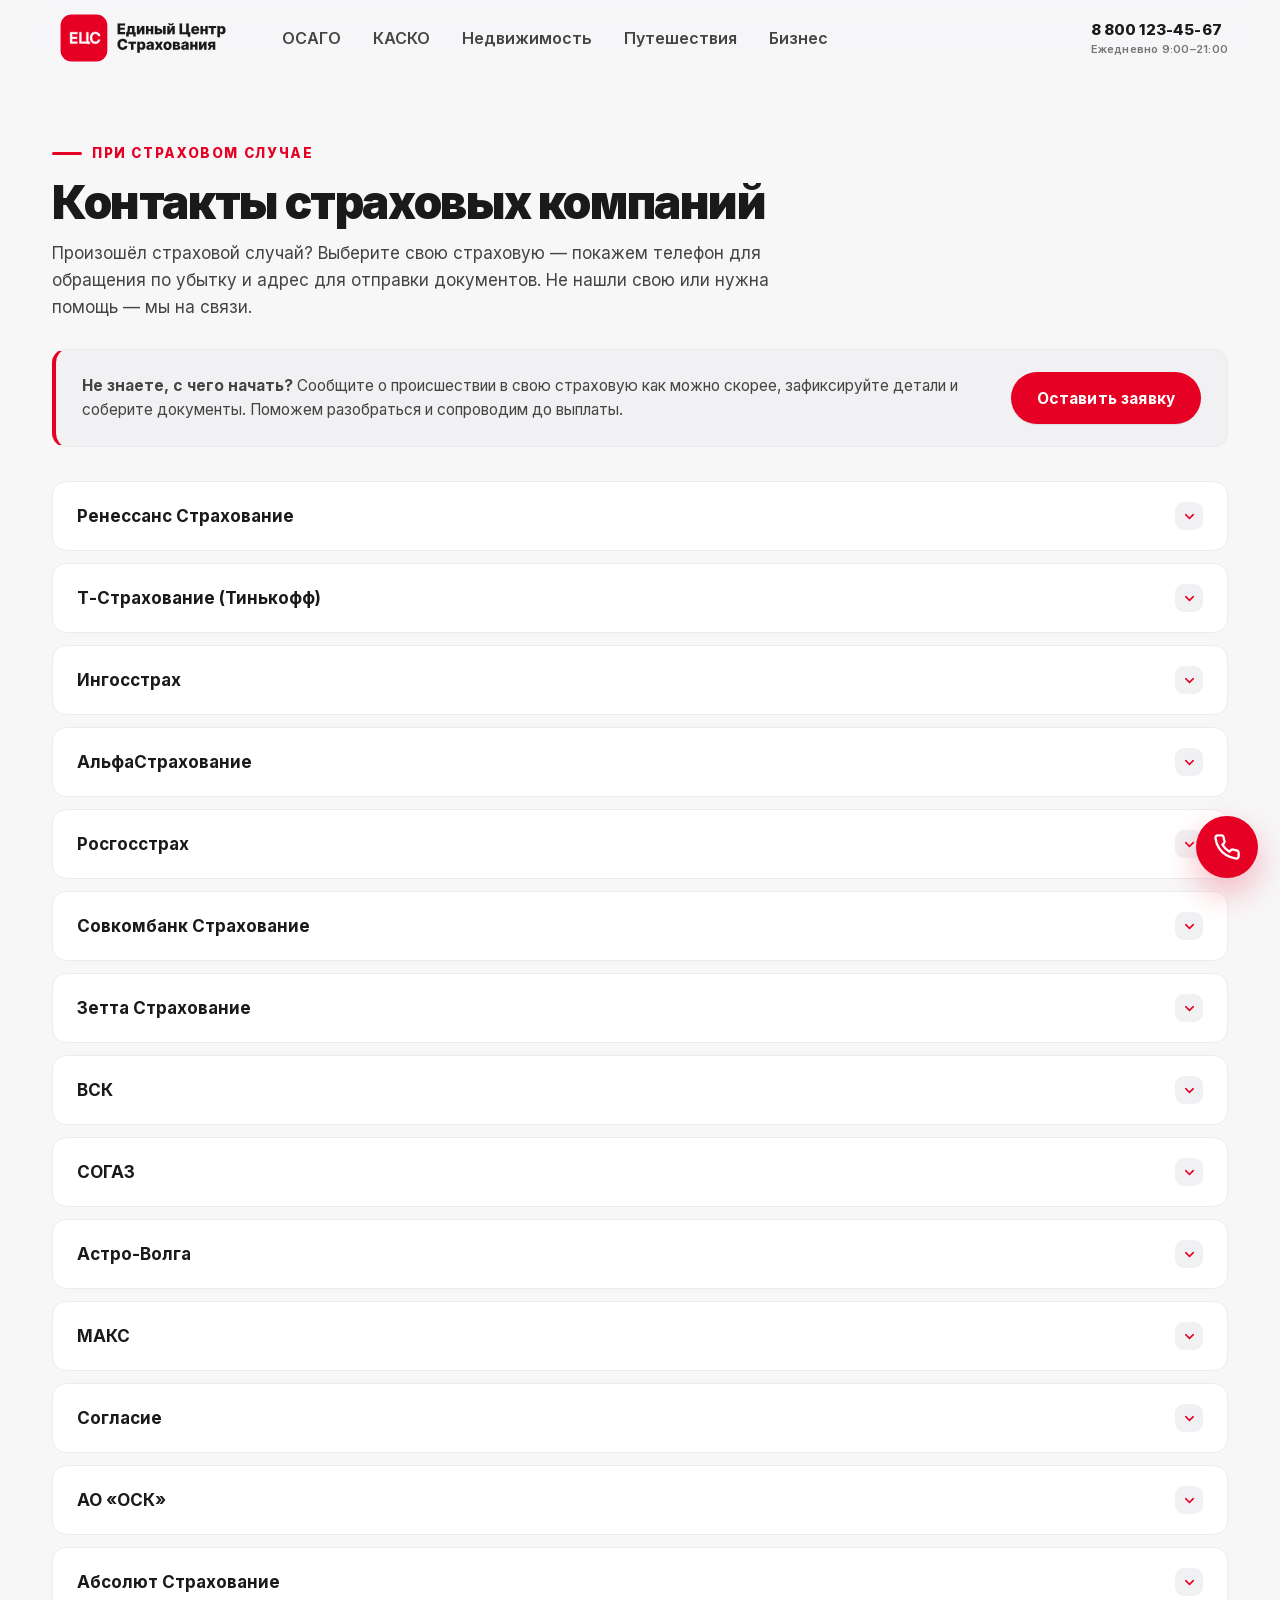
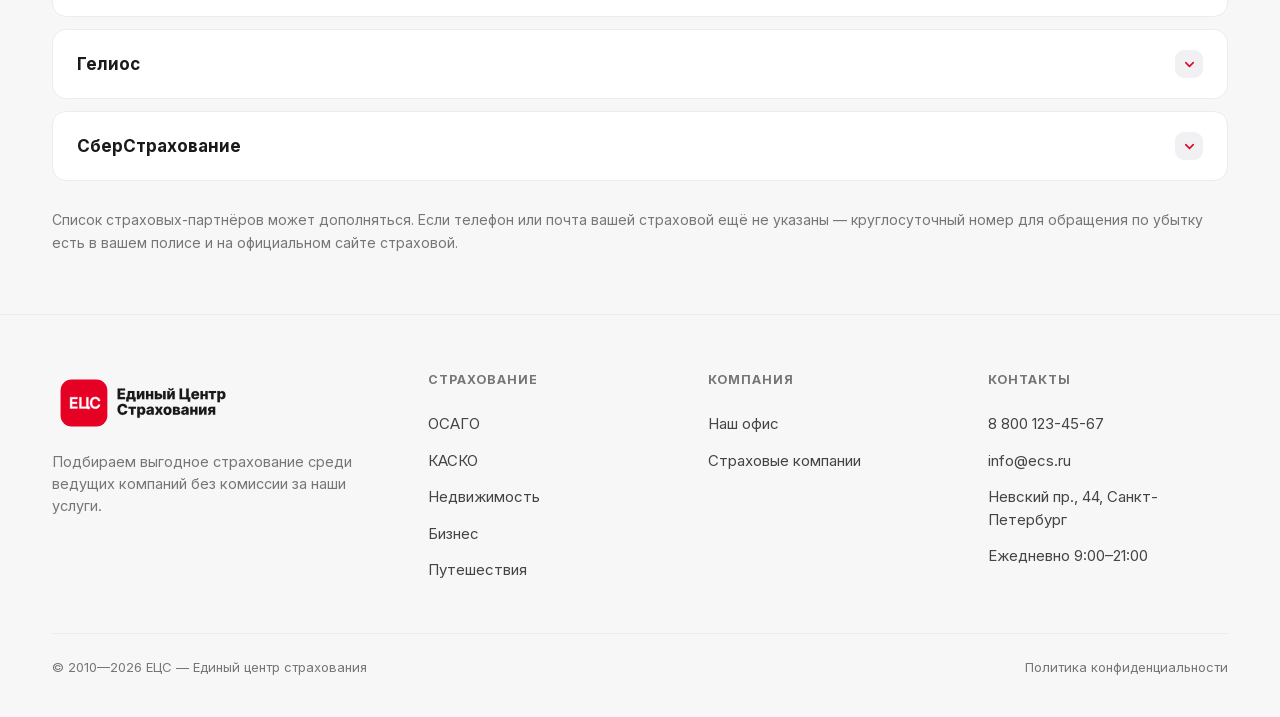
<file: frontend/insurers.html>
<!DOCTYPE html>
<html lang="ru">
<head>
  <meta charset="utf-8">
  <meta name="viewport" content="width=device-width, initial-scale=1">
  <title>Страховые компании — контакты и сайты | ЕЦС</title>
  <meta name="description" content="Список страховых компаний, с которыми работает ЕЦС: официальные сайты и порядок обращения по убытку.">
  <link rel="canonical" href="https://edincenter.ru/insurers.html">
  <meta property="og:type" content="website">
  <meta property="og:site_name" content="ЕЦС — Единый центр страхования">
  <meta property="og:locale" content="ru_RU">
  <meta property="og:title" content="Страховые компании — контакты и сайты | ЕЦС">
  <meta property="og:description" content="Список страховых компаний, с которыми работает ЕЦС: официальные сайты и порядок обращения по убытку.">
  <meta property="og:url" content="https://edincenter.ru/insurers.html">
  <meta property="og:image" content="https://edincenter.ru/assets/img/og.png">
  <meta name="twitter:card" content="summary_large_image">
  <meta name="twitter:title" content="Страховые компании — контакты и сайты | ЕЦС">
  <meta name="twitter:description" content="Список страховых компаний, с которыми работает ЕЦС: официальные сайты и порядок обращения по убытку.">
  <meta name="twitter:image" content="https://edincenter.ru/assets/img/og.png">
  <link rel="icon" href="/favicon.ico" sizes="32x32">
  <link rel="icon" href="/favicon.svg" type="image/svg+xml">
  <link rel="apple-touch-icon" href="/apple-touch-icon.png">
  <link rel="manifest" href="/site.webmanifest">
  <meta name="theme-color" content="#e60023">
  <link rel="preload" href="assets/fonts/inter-cyrillic.woff2" as="font" type="font/woff2" crossorigin>
  <link rel="preload" href="assets/fonts/inter-latin.woff2" as="font" type="font/woff2" crossorigin>
  <link rel="stylesheet" href="assets/css/tokens.css">
  <link rel="stylesheet" href="assets/css/base.css">
  <link rel="stylesheet" href="assets/css/components.css">
</head>
<body data-product="Страховые компании">

<header class="header" id="header">
  <div class="wrap header__row">
    <a class="brand" href="index.html" aria-label="ЕЦС — Единый центр страхования"><img class="brand__logo brand__logo--light" src="assets/img/logo-ecs-horizontal.svg" alt="ЕЦС — Единый центр страхования" width="160" height="56"><img class="brand__logo brand__logo--dark" src="assets/img/logo-ecs-horizontal-white.svg" alt="ЕЦС — Единый центр страхования" width="160" height="56"></a>

    <nav class="nav">
      <a href="osago.html">ОСАГО</a>
      <a href="kasko.html">КАСКО</a>
      <a href="property.html">Недвижимость</a>
      <a href="travel.html">Путешествия</a>
      <a href="business.html">Бизнес</a>
    </nav>

    <div class="header__cta">
      <a class="header__phone js-phone" href="tel:+78001234567">8 800 123-45-67<span>Ежедневно 9:00–21:00</span></a>
      <button class="burger" aria-label="Меню"><span class="burger__bars"></span><span class="burger__label">Меню</span></button>
    </div>
  </div>
</header>

<div class="mobnav" id="mobnav">
  <a href="index.html">Главная</a>
  <a href="osago.html">ОСАГО</a>
  <a href="kasko.html">КАСКО</a>
  <a href="property.html">Недвижимость</a>
  <a href="travel.html">Путешествия</a>
  <a href="business.html">Бизнес</a>
  <a class="mobnav__phone js-phone" href="tel:+78001234567">8 800 123-45-67</a>
</div>

<main id="top">

  <section class="section">
    <div class="wrap">
      <span class="eyebrow">При страховом случае</span>
      <h1 class="ins-title">Контакты страховых компаний</h1>
      <p class="ins-intro">Произошёл страховой случай? Выберите свою страховую — покажем телефон для обращения по убытку и адрес для отправки документов. Не нашли свою или нужна помощь — мы на связи.</p>

      <div class="ins-callout">
        <p><b>Не знаете, с чего начать?</b> Сообщите о происшествии в свою страховую как можно скорее, зафиксируйте детали и соберите документы. Поможем разобраться и сопроводим до выплаты.</p>
        <a class="btn btn--primary" href="#" data-modal="lead" data-product="Помощь по убытку" data-track="cta_insurers_help">Оставить заявку</a>
      </div>

      <div id="insurersList"></div>

      <p class="ins-note">Список страховых-партнёров может дополняться. Если телефон или почта вашей страховой ещё не указаны — круглосуточный номер для обращения по убытку есть в вашем полисе и на официальном сайте страховой.</p>
    </div>
  </section>

</main>

<!-- ===================== FOOTER ===================== -->
<footer class="footer">
  <div class="wrap">
    <div class="footer__top">
      <div class="footer__brand">
        <a class="brand" href="index.html"><img class="brand__logo brand__logo--light" src="assets/img/logo-ecs-horizontal.svg" alt="ЕЦС — Единый центр страхования" width="160" height="56"><img class="brand__logo brand__logo--dark" src="assets/img/logo-ecs-horizontal-white.svg" alt="ЕЦС — Единый центр страхования" width="160" height="56"></a>
        <p>Подбираем выгодное страхование среди ведущих компаний без комиссии за наши услуги.</p>
      </div>
      <div class="footer__col">
        <h4>Страхование</h4>
        <a href="osago.html">ОСАГО</a>
        <a href="kasko.html">КАСКО</a>
        <a href="property.html">Недвижимость</a>
        <a href="business.html">Бизнес</a>
        <a href="travel.html">Путешествия</a>
      </div>
      <div class="footer__col">
        <h4>Компания</h4>
        <a href="office.html">Наш офис</a>
        <a href="insurers.html">Страховые компании</a>
      </div>
      <div class="footer__col">
        <h4>Контакты</h4>
        <a class="js-phone" href="tel:+78001234567">8 800 123-45-67</a>
        <a class="js-email" href="mailto:info@ecs.ru">info@ecs.ru</a>
        <a href="office.html">Невский пр., 44, Санкт-Петербург</a>
        <a href="office.html">Ежедневно 9:00–21:00</a>
      </div>
    </div>
    <div class="footer__bottom">
      <span>© 2010—2026 ЕЦС — Единый центр страхования</span>
      <span><a href="privacy.html">Политика конфиденциальности</a></span>
    </div>
  </div>
</footer>

<!-- ===================== LEAD MODAL ===================== -->
<div class="modal" id="leadModal" role="dialog" aria-modal="true" aria-label="Заявка">
  <div class="modal__backdrop"></div>
  <div class="modal__box">
    <div class="lead">
      <button class="modal__close" type="button" aria-label="Закрыть">✕</button>
      <h3>Оставить заявку</h3>
      <p>Оставьте контакты — перезвоним в течение 15 минут в рабочее время.</p>
      <!-- CRM-форма Битрикс24 (config.b24forms.lead). Пока не настроена — фолбэк с телефоном. -->
      <div class="b24form" data-b24form="lead" data-product="ОСАГО" data-form-slug="modal"></div>
    </div>
  </div>
</div>

<!-- ===================== CHEAPER MODAL ===================== -->
<div class="modal" id="cheaperModal" role="dialog" aria-modal="true" aria-label="Сравнить цену">
  <div class="modal__backdrop"></div>
  <div class="modal__box">
    <div class="lead">
      <button class="modal__close" type="button" aria-label="Закрыть">✕</button>
      <h3>Сравним цену — найдём дешевле</h3>
      <p>Вам уже посчитали полис у агента, в страховой, в банке или на страховом агрегаторе? Отправьте вид страховки и сумму — сравним и постараемся найти выгоднее. Бесплатно и ни к чему не обязывает.</p>
      <!-- CRM-форма Битрикс24 (config.b24forms.lead, product «Найдём дешевле»).
           TODO(1.1): в форме «Заявка» добавить поля «вид страхования» и «предложенная сумма»,
           либо менеджер уточняет их по product/комментарию. -->
      <div class="b24form" data-b24form="lead" data-product="Найдём дешевле" data-form-slug="cheaper"></div>
    </div>
  </div>
</div>

<script src="assets/js/config.js"></script>
<script src="assets/js/utm.js"></script>
<script src="assets/js/analytics.js"></script>
<script src="assets/js/bitrix.js"></script>
<script src="assets/js/leads.js"></script>
<script src="assets/js/ui.js"></script>
<script src="assets/js/main.js"></script>
<script>
  // FAQ этой страницы
  window.ECS_FAQ = [
    { q: "Чем вы отличаетесь от покупки напрямую в страховой?", a: "Ценой и сервисом. Мы сравниваем предложения более 20 ведущих компаний и показываем реальную минимальную цену. Комиссию с вас не берём — наша работа оплачивается страховыми компаниями." },
    { q: "Это точно официальный полис?", a: "Да. Полис оформляется напрямую в выбранной страховой компании и сразу попадает в базу РСА. Оплата уходит на счёт страховой, а не нам." },
    { q: "Какие документы нужны для оформления ОСАГО?", a: "Паспорт владельца, СТС или ПТС, водительские удостоверения всех, кто будет вписан в полис, и диагностическая карта для автомобилей старше 4 лет." },
    { q: "Можно ли сохранить скидку за безаварийную езду (КБМ)?", a: "Да, КБМ привязан к водителю и учитывается автоматически. Если скидка «потерялась», поможем восстановить её через РСА — бесплатно." },
    { q: "Когда начинает действовать полис?", a: "Электронный полис ОСАГО начинает действовать не ранее чем через 3 дня после оформления — это требование закона. Планируйте покупку заранее." },
    { q: "Что делать, если у меня нет номера автомобиля?", a: "Ничего страшного: новый автомобиль можно застраховать по VIN. Оставьте заявку — менеджер оформит всё вручную за 10–15 минут." }
  ];

  // Калькулятор по номеру авто: маска региона + заявка с подставленным номером
  (function () {
    var form = document.getElementById("plateForm");
    var input = document.getElementById("plateInput");
    var region = document.getElementById("plateRegion");
    var hint = document.getElementById("plateHint");
    var plate = document.getElementById("plate");
    if (!form) return;
    var L = "АВЕКМНОРСТУХABEKMHOPCTYX";
    var re = new RegExp("^[" + L + "]\\s?\\d{3}\\s?[" + L + "]{2}$", "i");

    input.addEventListener("input", function () {
      var v = input.value.toUpperCase();
      // регион — цифры после основного номера
      var m = v.replace(/\s+/g, "").match(new RegExp("^([" + L + "]\\d{3}[" + L + "]{2})(\\d{0,3})$", "i"));
      if (m && m[2]) { region.textContent = m[2]; input.value = m[1].replace(/^(.)(\d{3})(..)$/, "$1 $2 $3"); }
      else input.value = v;
      plate.classList.remove("is-valid", "is-invalid");
      hint.className = "calc__hint"; hint.textContent = "Формат: А 000 АА 00";
    });

    form.addEventListener("submit", function (e) {
      e.preventDefault();
      var ok = re.test(input.value.trim()) || /\d{2,3}$/.test(region.textContent);
      if (!input.value.trim() || !ok) {
        plate.classList.add("is-invalid");
        hint.className = "calc__hint err"; hint.textContent = "Проверьте номер — формат А 000 АА 00";
        return;
      }
      plate.classList.add("is-valid");
      hint.className = "calc__hint ok"; hint.textContent = "Отлично! Менеджер рассчитает точную цену.";
      var num = input.value.trim() + " " + region.textContent;
      try { localStorage.setItem("ecs_plate", num); } catch (err) {}
      window.ecsTrack("calc_plate_filled", { plate_region: region.textContent });
      // открываем заявку с подставленным номером
      if (window.ECS.ui && window.ECS.ui.openModal) {
        window.ECS.ui.openModal("ОСАГО");
        var ta = document.querySelector('#leadModal [name="comment"]');
        if (ta && !ta.value) ta.value = "Номер авто: " + num;
      }
    });
  })();
</script>

</body>
</html>
</file>
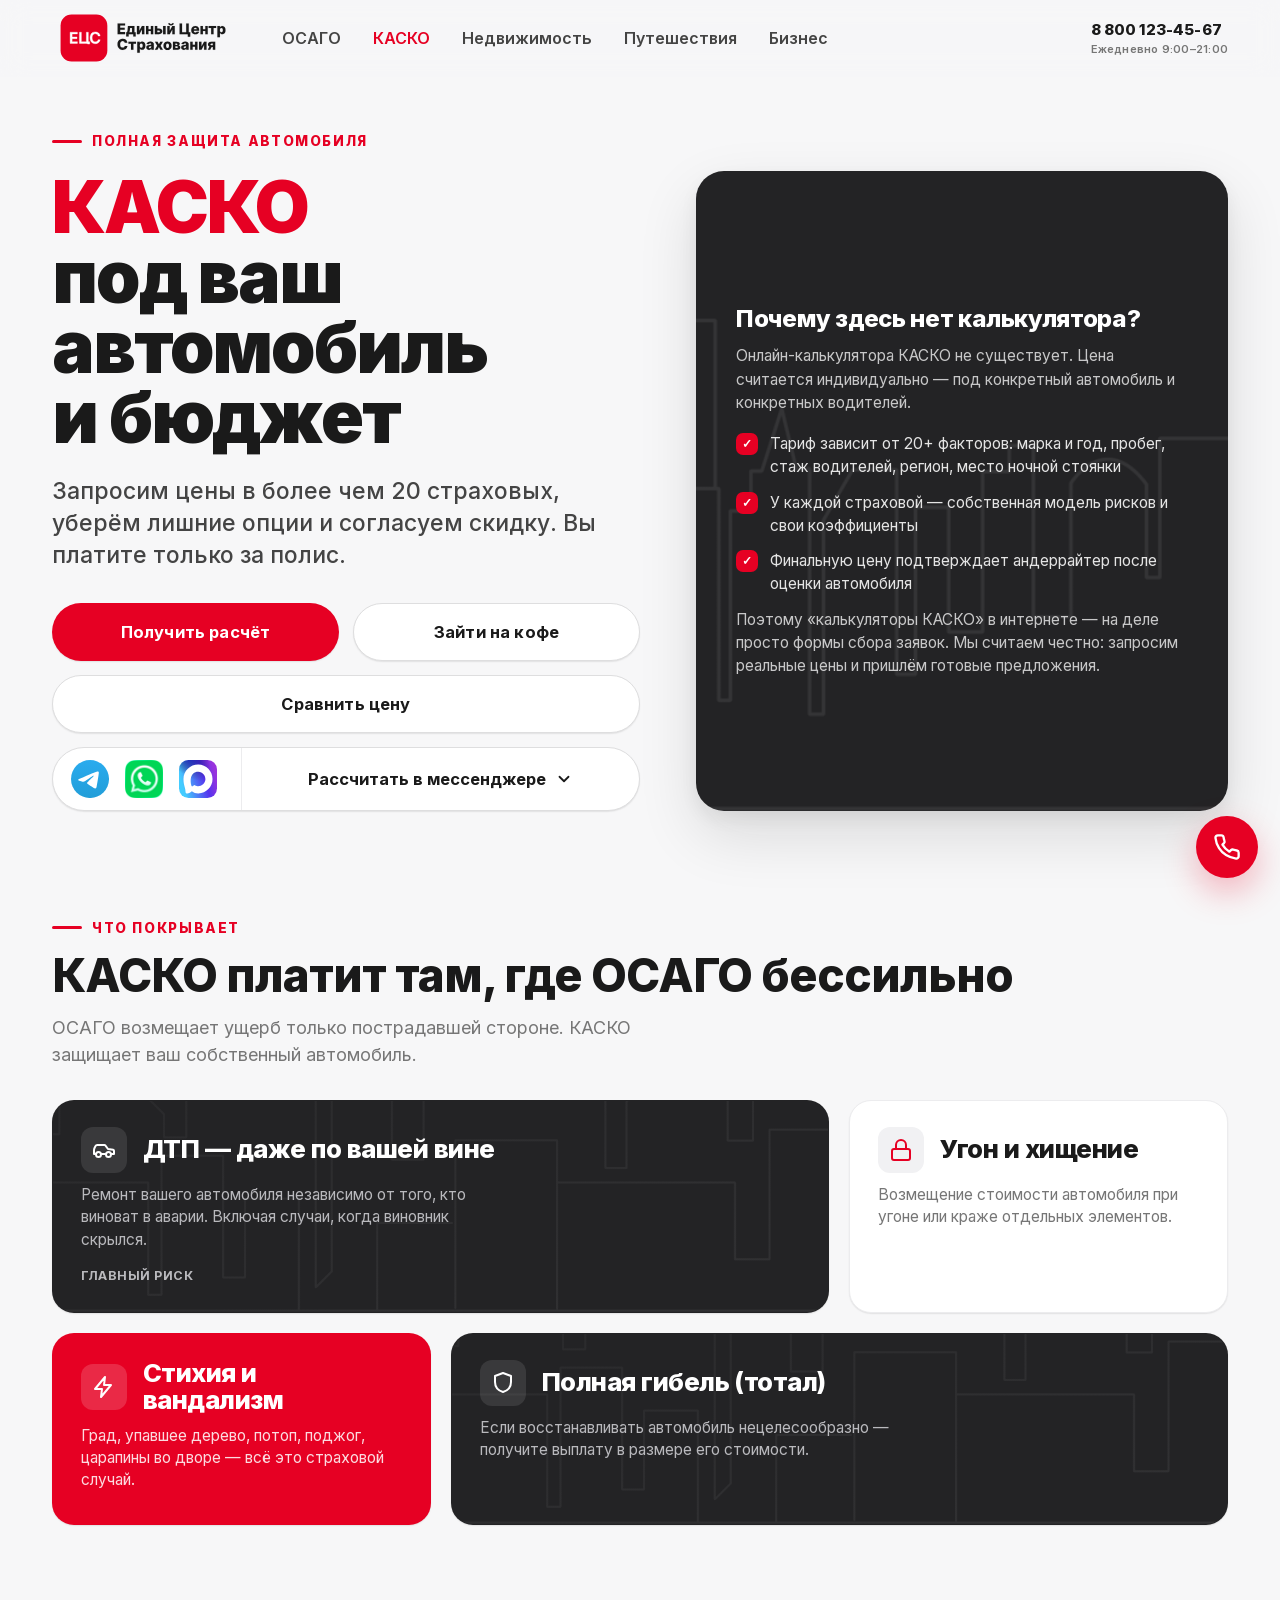
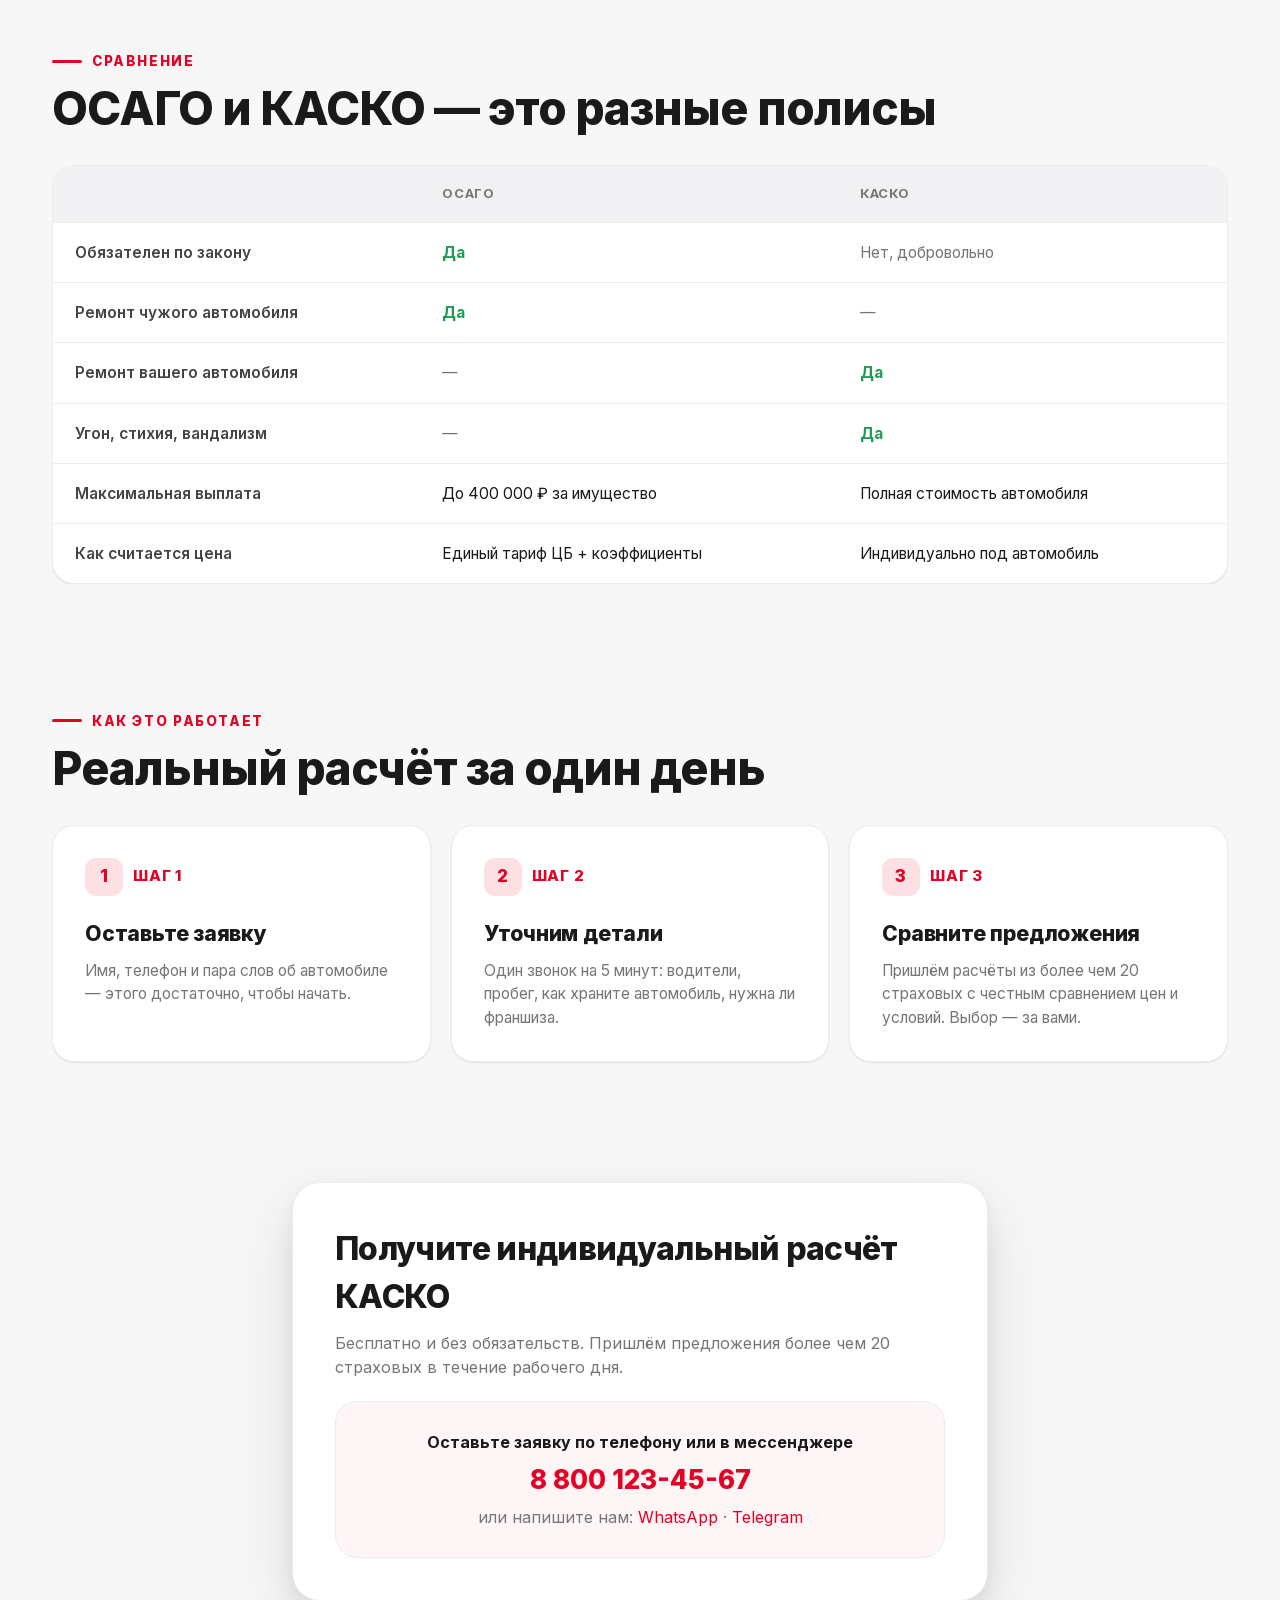
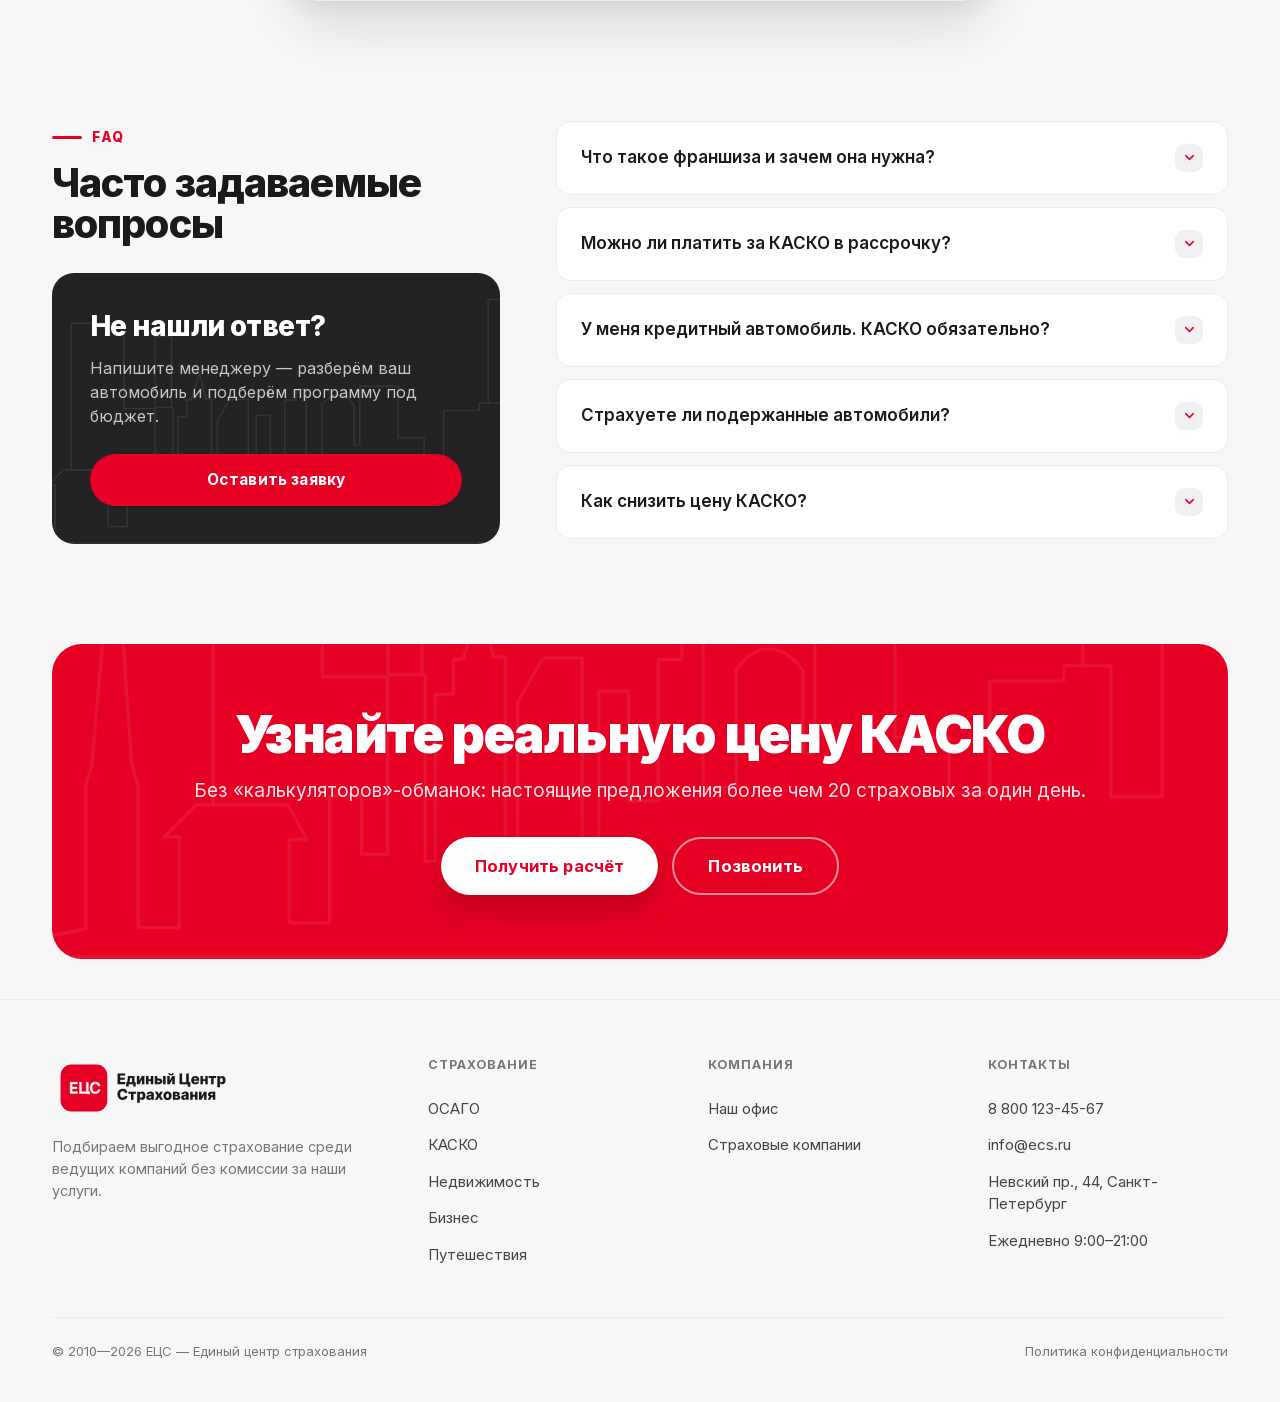
<file: frontend/kasko.html>
<!DOCTYPE html>
<html lang="ru">
<head>
  <meta charset="utf-8">
  <meta name="viewport" content="width=device-width, initial-scale=1">
  <title>КАСКО — индивидуальный расчёт без переплат | ЕЦС</title>
  <meta name="description" content="КАСКО под ваш автомобиль и бюджет. Честный расчёт в более чем 20 страховых компаниях за один день, без комиссии. Объясняем, почему калькулятора КАСКО не существует.">
  <link rel="canonical" href="https://edincenter.ru/kasko.html">
  <meta property="og:type" content="website">
  <meta property="og:site_name" content="ЕЦС — Единый центр страхования">
  <meta property="og:locale" content="ru_RU">
  <meta property="og:title" content="КАСКО — индивидуальный расчёт без переплат | ЕЦС">
  <meta property="og:description" content="КАСКО под ваш автомобиль и бюджет. Честный расчёт в более чем 20 страховых компаниях за один день, без комиссии. Объясняем, почему калькулятора КАСКО не существует.">
  <meta property="og:url" content="https://edincenter.ru/kasko.html">
  <meta property="og:image" content="https://edincenter.ru/assets/img/og.png">
  <meta name="twitter:card" content="summary_large_image">
  <meta name="twitter:title" content="КАСКО — индивидуальный расчёт без переплат | ЕЦС">
  <meta name="twitter:description" content="КАСКО под ваш автомобиль и бюджет. Честный расчёт в более чем 20 страховых компаниях за один день, без комиссии. Объясняем, почему калькулятора КАСКО не существует.">
  <meta name="twitter:image" content="https://edincenter.ru/assets/img/og.png">
  <link rel="icon" href="/favicon.ico" sizes="32x32">
  <link rel="icon" href="/favicon.svg" type="image/svg+xml">
  <link rel="apple-touch-icon" href="/apple-touch-icon.png">
  <link rel="manifest" href="/site.webmanifest">
  <meta name="theme-color" content="#e60023">
  <link rel="preload" href="assets/fonts/inter-cyrillic.woff2" as="font" type="font/woff2" crossorigin>
  <link rel="preload" href="assets/fonts/inter-latin.woff2" as="font" type="font/woff2" crossorigin>
  <link rel="stylesheet" href="assets/css/tokens.css">
  <link rel="stylesheet" href="assets/css/base.css">
  <link rel="stylesheet" href="assets/css/components.css">
</head>
<body data-product="КАСКО">

<header class="header" id="header">
  <div class="wrap header__row">
    <a class="brand" href="index.html" aria-label="ЕЦС — Единый центр страхования"><img class="brand__logo brand__logo--light" src="assets/img/logo-ecs-horizontal.svg" alt="ЕЦС — Единый центр страхования" width="160" height="56"><img class="brand__logo brand__logo--dark" src="assets/img/logo-ecs-horizontal-white.svg" alt="ЕЦС — Единый центр страхования" width="160" height="56"></a>

    <nav class="nav">
      <a href="osago.html">ОСАГО</a>
      <a href="kasko.html" class="is-active">КАСКО</a>
      <a href="property.html">Недвижимость</a>
      <a href="travel.html">Путешествия</a>
      <a href="business.html">Бизнес</a>
    </nav>

    <div class="header__cta">
      <a class="header__phone js-phone" href="tel:+78001234567">8 800 123-45-67<span>Ежедневно 9:00–21:00</span></a>
      <button class="burger" aria-label="Меню"><span class="burger__bars"></span><span class="burger__label">Меню</span></button>
    </div>
  </div>
</header>

<div class="mobnav" id="mobnav">
  <a href="index.html">Главная</a>
  <a href="osago.html">ОСАГО</a>
  <a href="kasko.html" class="is-active">КАСКО</a>
  <a href="property.html">Недвижимость</a>
  <a href="travel.html">Путешествия</a>
  <a href="business.html">Бизнес</a>
  <a class="mobnav__phone js-phone" href="tel:+78001234567">8 800 123-45-67</a>
</div>

<main id="top">

  <section class="hero hero--page">
    <div class="wrap hero__grid">
      <div class="hero__copy">
        <div class="hero__eyebrow eyebrow">Полная защита автомобиля</div>
        <h1><span class="accent">КАСКО</span><br>под ваш автомобиль<br>и бюджет</h1>
        <p class="hero__lead">Запросим цены в более чем 20 страховых, уберём лишние опции и согласуем скидку. Вы платите только за полис.</p>
        <div class="hero__cta">
          <a class="btn btn--primary btn--lg" href="#" data-modal="lead" data-product="КАСКО" data-track="cta_hero_kasko">Получить расчёт</a>
          <a class="btn btn--ghost btn--lg" href="office.html" data-track="cta_hero_office">Зайти на кофе</a>
          <a class="btn btn--ghost btn--lg" href="#" data-modal="cheaper" data-track="cta_hero_cheaper">Сравнить цену</a>
        </div>
        <div class="hero__bar">
          <span class="hero__bar-socials">
            <a class="hero__contact" data-soc="telegram" href="https://t.me/ecs_insurance" target="_blank" rel="noopener" data-track="hero_contact_tg" aria-label="Написать в Telegram">
              <img class="hero__contact-logo" src="assets/img/social-icons/Telegram_2019_Logo.svg" alt="Telegram" width="38" height="38">
            </a>
            <a class="hero__contact" data-soc="whatsapp" href="https://wa.me/78001234567" target="_blank" rel="noopener" data-track="hero_contact_wa" aria-label="Написать в WhatsApp">
              <img class="hero__contact-logo" src="assets/img/social-icons/whatsapp.png" alt="WhatsApp" width="38" height="38">
            </a>
            <a class="hero__contact" data-soc="max" href="https://max.ru/ecs_insurance" target="_blank" rel="noopener" data-track="hero_contact_max" aria-label="Написать в MAX">
              <img class="hero__contact-logo" src="assets/img/social-icons/max.svg" alt="MAX" width="38" height="38">
            </a>
          </span>
          <button class="hero__bar-toggle" type="button" data-toggle="raschet-info" data-noscroll aria-expanded="false" aria-controls="raschet-info" data-track="cta_raschet_info">
            Рассчитать в мессенджере
            <svg class="hero__bar-chevron" viewBox="0 0 24 24" fill="none" stroke="currentColor" stroke-width="2.4" stroke-linecap="round" stroke-linejoin="round" aria-hidden="true"><path d="m6 9 6 6 6-6"/></svg>
          </button>
        </div>
        <div id="raschet-info" class="raschet-inline" hidden>
          
                <div class="send-flat reveal">
                  <div class="send-flat__cols">
                    <div class="send-flat__group">
                      <h4 class="send-flat__title">Как прислать информацию</h4>
                      <ul class="bullets">
                        <li><b>Фото документов</b> — подойдёт и скрин с Госуслуг (лицо при желании можно закрыть).</li>
                        <li><b>Аудио-сообщение</b> — надиктуйте данные голосом, можно в несколько сообщений.</li>
                        <li><b>Текстом</b> — просто напишите данные в смс или мессенджере.</li>
                      </ul>
                    </div>
                    <div class="send-flat__group">
                      <h4 class="send-flat__title">Что прислать для расчёта КАСКО</h4>
                      <ul class="bullets">
                        <li><b>Предыдущий полис</b> — если уже страховали этот авто по КАСКО, в нём все данные.</li>
                        <li><b>Данные авто и водителей</b> — марка, модель, год, пробег; кто за рулём и их стаж.</li>
                        <li><b>Комплект документов:</b> СТС или ПТС, водительские всех допущенных, паспорт страхователя; если авто в кредите или залоге — название банка.</li>
                      </ul>
                    </div>
                  </div>
                  <div class="send-note">
                    <span class="send-note__tag">Для вашего удобства</span>
                    <p>Напишите вид страхования — менеджер пришлёт точный список того, что нужно для расчёта.</p>
                    <a class="btn btn--primary" href="#" data-modal="lead" data-product="КАСКО" data-track="cta_send_list">Получить список</a>
                  </div>
                </div>
        </div>
      </div>

      <div class="hero__panel reveal">
        <h3>Почему здесь нет калькулятора?</h3>
        <p>Онлайн-калькулятора КАСКО не существует. Цена считается индивидуально — под конкретный автомобиль и конкретных водителей.</p>
        <ul>
          <li>Тариф зависит от 20+ факторов: марка и год, пробег, стаж водителей, регион, место ночной стоянки</li>
          <li>У каждой страховой — собственная модель рисков и свои коэффициенты</li>
          <li>Финальную цену подтверждает андеррайтер после оценки автомобиля</li>
        </ul>
        <p>Поэтому «калькуляторы КАСКО» в интернете — на деле просто формы сбора заявок. Мы считаем честно: запросим реальные цены и пришлём готовые предложения.</p>
      </div>
    </div>
  </section>

<section class="section">
    <div class="wrap">
      <div class="s-head reveal">
        <span class="eyebrow">Что покрывает</span>
        <h2>КАСКО платит там, где ОСАГО бессильно</h2>
        <p>ОСАГО возмещает ущерб только пострадавшей стороне. КАСКО защищает ваш собственный автомобиль.</p>
      </div>
      <div class="bento">
        <article class="card card--feature card--photo b-1 reveal">
          <div class="card__ico"><svg viewBox="0 0 24 24" fill="none" stroke="currentColor" stroke-width="2" stroke-linecap="round" stroke-linejoin="round"><path d="M14 16H9m10 0h3v-3.15a1 1 0 0 0-.84-.99L16 11l-2.7-3.6a1 1 0 0 0-.8-.4H5.24a2 2 0 0 0-1.8 1.1l-.8 1.63A6 6 0 0 0 2 12.42V16h2"/><circle cx="6.5" cy="16.5" r="2.5"/><circle cx="16.5" cy="16.5" r="2.5"/></svg></div>
          <h3>ДТП — даже по вашей вине</h3>
          <p>Ремонт вашего автомобиля независимо от того, кто виноват в аварии. Включая случаи, когда виновник скрылся.</p>
          <span class="card__tag">Главный риск</span>
        </article>
        <article class="card b-2 reveal">
          <div class="card__ico"><svg viewBox="0 0 24 24" fill="none" stroke="currentColor" stroke-width="2" stroke-linecap="round" stroke-linejoin="round"><rect x="3" y="11" width="18" height="11" rx="2"/><path d="M7 11V7a5 5 0 0 1 10 0v4"/></svg></div>
          <h3>Угон и хищение</h3>
          <p>Возмещение стоимости автомобиля при угоне или краже отдельных элементов.</p>
        </article>
        <article class="card card--accent b-3 reveal">
          <div class="card__ico"><svg viewBox="0 0 24 24" fill="none" stroke="currentColor" stroke-width="2" stroke-linecap="round" stroke-linejoin="round"><path d="M13 2 3 14h7l-1 8 10-12h-7l1-8Z"/></svg></div>
          <h3>Стихия и вандализм</h3>
          <p>Град, упавшее дерево, потоп, поджог, царапины во дворе — всё это страховой случай.</p>
        </article>
        <article class="card card--feature card--photo b-4 reveal">
          <div class="card__ico"><svg viewBox="0 0 24 24" fill="none" stroke="currentColor" stroke-width="2" stroke-linecap="round" stroke-linejoin="round"><path d="M12 2 4 5v6c0 5 3.4 8.6 8 10 4.6-1.4 8-5 8-10V5l-8-3Z"/></svg></div>
          <h3>Полная гибель (тотал)</h3>
          <p>Если восстанавливать автомобиль нецелесообразно — получите выплату в размере его стоимости.</p>
        </article>
      </div>
    </div>
  </section>

  <section class="section">
    <div class="wrap">
      <div class="s-head reveal">
        <span class="eyebrow">Сравнение</span>
        <h2>ОСАГО и КАСКО — это разные полисы</h2>
      </div>
      <div class="reveal" style="overflow-x:auto">
        <table class="cmp">
          <tr><th></th><th>ОСАГО</th><th>КАСКО</th></tr>
          <tr><td>Обязателен по закону</td><td class="yes">Да</td><td class="no">Нет, добровольно</td></tr>
          <tr><td>Ремонт чужого автомобиля</td><td class="yes">Да</td><td class="no">—</td></tr>
          <tr><td>Ремонт вашего автомобиля</td><td class="no">—</td><td class="yes">Да</td></tr>
          <tr><td>Угон, стихия, вандализм</td><td class="no">—</td><td class="yes">Да</td></tr>
          <tr><td>Максимальная выплата</td><td>До 400 000 ₽ за имущество</td><td>Полная стоимость автомобиля</td></tr>
          <tr><td>Как считается цена</td><td>Единый тариф ЦБ + коэффициенты</td><td>Индивидуально под автомобиль</td></tr>
        </table>
      </div>
    </div>
  </section>

  <section class="section">
    <div class="wrap">
      <div class="s-head reveal">
        <span class="eyebrow">Как это работает</span>
        <h2>Реальный расчёт за один день</h2>
      </div>
      <div class="steps">
        <article class="step reveal">
          <span class="step__n"><i>1</i> Шаг 1</span>
          <h3>Оставьте заявку</h3>
          <p>Имя, телефон и пара слов об автомобиле — этого достаточно, чтобы начать.</p>
        </article>
        <article class="step reveal">
          <span class="step__n"><i>2</i> Шаг 2</span>
          <h3>Уточним детали</h3>
          <p>Один звонок на 5 минут: водители, пробег, как храните автомобиль, нужна ли франшиза.</p>
        </article>
        <article class="step reveal">
          <span class="step__n"><i>3</i> Шаг 3</span>
          <h3>Сравните предложения</h3>
          <p>Пришлём расчёты из более чем 20 страховых с честным сравнением цен и условий. Выбор — за вами.</p>
        </article>
      </div>
    </div>
  </section>

  <section class="section" id="lead">
    <div class="wrap" style="max-width:760px">
      <div class="lead reveal">
        <h3>Получите индивидуальный расчёт КАСКО</h3>
        <p>Бесплатно и без обязательств. Пришлём предложения более чем 20 страховых в течение рабочего дня.</p>
        <!-- CRM-форма Битрикс24 (config.b24forms.lead). Пока не настроена — фолбэк с телефоном. -->
        <div class="b24form" data-b24form="lead" data-product="КАСКО" data-form-slug="kasko-page"></div>
      </div>
    </div>
  </section>

  <section class="section">
    <div class="wrap faq">
      <aside class="faq__aside reveal">
        <span class="eyebrow">FAQ</span>
        <div class="s-head" style="margin:14px 0 28px">
          <h2 style="font-size:clamp(28px,3.2vw,40px)">Часто задаваемые вопросы</h2>
        </div>
        <div class="faq__card">
          <h3>Не нашли ответ?</h3>
          <p>Напишите менеджеру — разберём ваш автомобиль и подберём программу под бюджет.</p>
          <a class="btn btn--primary" href="#" data-modal="lead" data-product="КАСКО" data-track="cta_faq_manager">Оставить заявку</a>
        </div>
      </aside>
      <div class="faq__list" id="faqList"></div>
    </div>
  </section>

  <section class="section--tight">
    <div class="wrap">
      <div class="cta-band reveal">
        <h2>Узнайте реальную цену КАСКО</h2>
        <p>Без «калькуляторов»-обманок: настоящие предложения более чем 20 страховых за один день.</p>
        <div class="row">
          <a class="btn btn--primary btn--lg" href="#lead" data-track="cta_band_kasko">Получить расчёт</a>
          <a class="btn btn--outline btn--lg js-phone" href="tel:+78001234567" data-track="cta_band_call">Позвонить</a>
        </div>
      </div>
    </div>
  </section>

</main>

<!-- ===================== FOOTER ===================== -->
<footer class="footer">
  <div class="wrap">
    <div class="footer__top">
      <div class="footer__brand">
        <a class="brand" href="index.html"><img class="brand__logo brand__logo--light" src="assets/img/logo-ecs-horizontal.svg" alt="ЕЦС — Единый центр страхования" width="160" height="56"><img class="brand__logo brand__logo--dark" src="assets/img/logo-ecs-horizontal-white.svg" alt="ЕЦС — Единый центр страхования" width="160" height="56"></a>
        <p>Подбираем выгодное страхование среди ведущих компаний без комиссии за наши услуги.</p>
      </div>
      <div class="footer__col">
        <h4>Страхование</h4>
        <a href="osago.html">ОСАГО</a>
        <a href="kasko.html">КАСКО</a>
        <a href="property.html">Недвижимость</a>
        <a href="business.html">Бизнес</a>
        <a href="travel.html">Путешествия</a>
      </div>
      <div class="footer__col">
        <h4>Компания</h4>
        <a href="office.html">Наш офис</a>
        <a href="insurers.html">Страховые компании</a>
      </div>
      <div class="footer__col">
        <h4>Контакты</h4>
        <a class="js-phone" href="tel:+78001234567">8 800 123-45-67</a>
        <a class="js-email" href="mailto:info@ecs.ru">info@ecs.ru</a>
        <a href="office.html">Невский пр., 44, Санкт-Петербург</a>
        <a href="office.html">Ежедневно 9:00–21:00</a>
      </div>
    </div>
    <div class="footer__bottom">
      <span>© 2010—2026 ЕЦС — Единый центр страхования</span>
      <span><a href="privacy.html">Политика конфиденциальности</a></span>
    </div>
  </div>
</footer>

<!-- ===================== LEAD MODAL ===================== -->
<div class="modal" id="leadModal" role="dialog" aria-modal="true" aria-label="Заявка">
  <div class="modal__backdrop"></div>
  <div class="modal__box">
    <div class="lead">
      <button class="modal__close" type="button" aria-label="Закрыть">✕</button>
      <h3>Оставить заявку</h3>
      <p>Оставьте контакты — перезвоним в течение 15 минут в рабочее время.</p>
      <!-- CRM-форма Битрикс24 (config.b24forms.lead). Пока не настроена — фолбэк с телефоном. -->
      <div class="b24form" data-b24form="lead" data-product="КАСКО" data-form-slug="modal"></div>
    </div>
  </div>
</div>

<!-- ===================== CHEAPER MODAL ===================== -->
<div class="modal" id="cheaperModal" role="dialog" aria-modal="true" aria-label="Сравнить цену">
  <div class="modal__backdrop"></div>
  <div class="modal__box">
    <div class="lead">
      <button class="modal__close" type="button" aria-label="Закрыть">✕</button>
      <h3>Сравним цену — найдём дешевле</h3>
      <p>Вам уже посчитали полис у агента, в страховой, в банке или на страховом агрегаторе? Отправьте вид страховки и сумму — сравним и постараемся найти выгоднее. Бесплатно и ни к чему не обязывает.</p>
      <!-- CRM-форма Битрикс24 (config.b24forms.lead, product «Найдём дешевле»).
           TODO(1.1): в форме «Заявка» добавить поля «вид страхования» и «предложенная сумма»,
           либо менеджер уточняет их по product/комментарию. -->
      <div class="b24form" data-b24form="lead" data-product="Найдём дешевле" data-form-slug="cheaper"></div>
    </div>
  </div>
</div>

<script src="assets/js/config.js"></script>
<script src="assets/js/utm.js"></script>
<script src="assets/js/analytics.js"></script>
<script src="assets/js/bitrix.js"></script>
<script src="assets/js/leads.js"></script>
<script src="assets/js/ui.js"></script>
<script src="assets/js/main.js"></script>
<script>
  window.ECS_FAQ = [
    { q: "Что такое франшиза и зачем она нужна?", a: "Франшиза — часть ущерба, которую вы берёте на себя (например, первые 15 000 ₽). Полис с франшизой дешевле на 20–40%. Подскажем, какой размер выгоден именно вам." },
    { q: "Можно ли платить за КАСКО в рассрочку?", a: "Да, большинство страховых разрешают оплату в 2–4 платежа без переплаты. Уточним доступные варианты при расчёте." },
    { q: "У меня кредитный автомобиль. КАСКО обязательно?", a: "Если автомобиль в залоге у банка — да, банк требует КАСКО. Мы подберём полис, который примет ваш банк, и поможем не переплачивать за навязанные опции." },
    { q: "Страхуете ли подержанные автомобили?", a: "Да. Возраст автомобиля влияет на тариф и набор рисков, но программы есть почти для любых машин. Для авто старше 7–10 лет подберём усечённые программы — например, только угон и тотал." },
    { q: "Как снизить цену КАСКО?", a: "Рабочие способы: франшиза, ограниченный список водителей, телематика, усечённое покрытие (угон + тотал), охранные системы. Покажем, сколько экономит каждый вариант." }
  ];
</script>

</body>
</html>
</file>
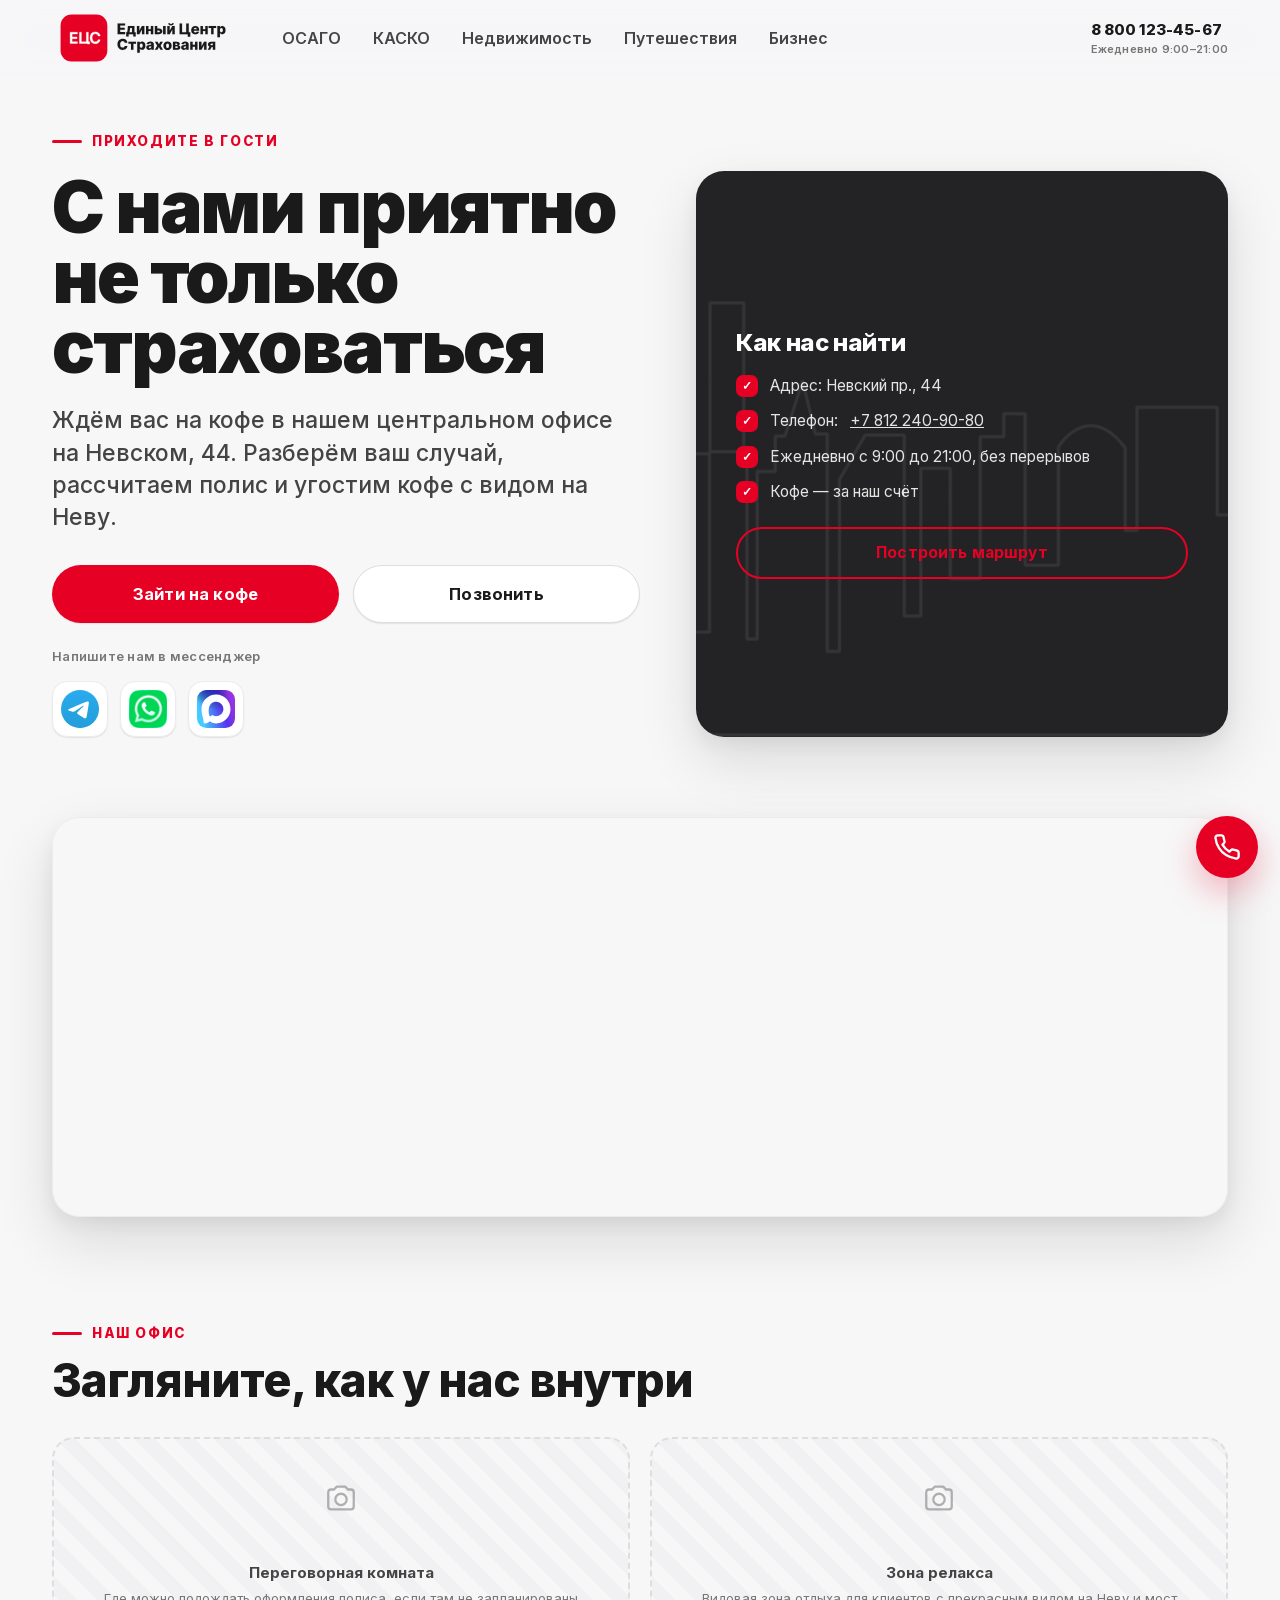
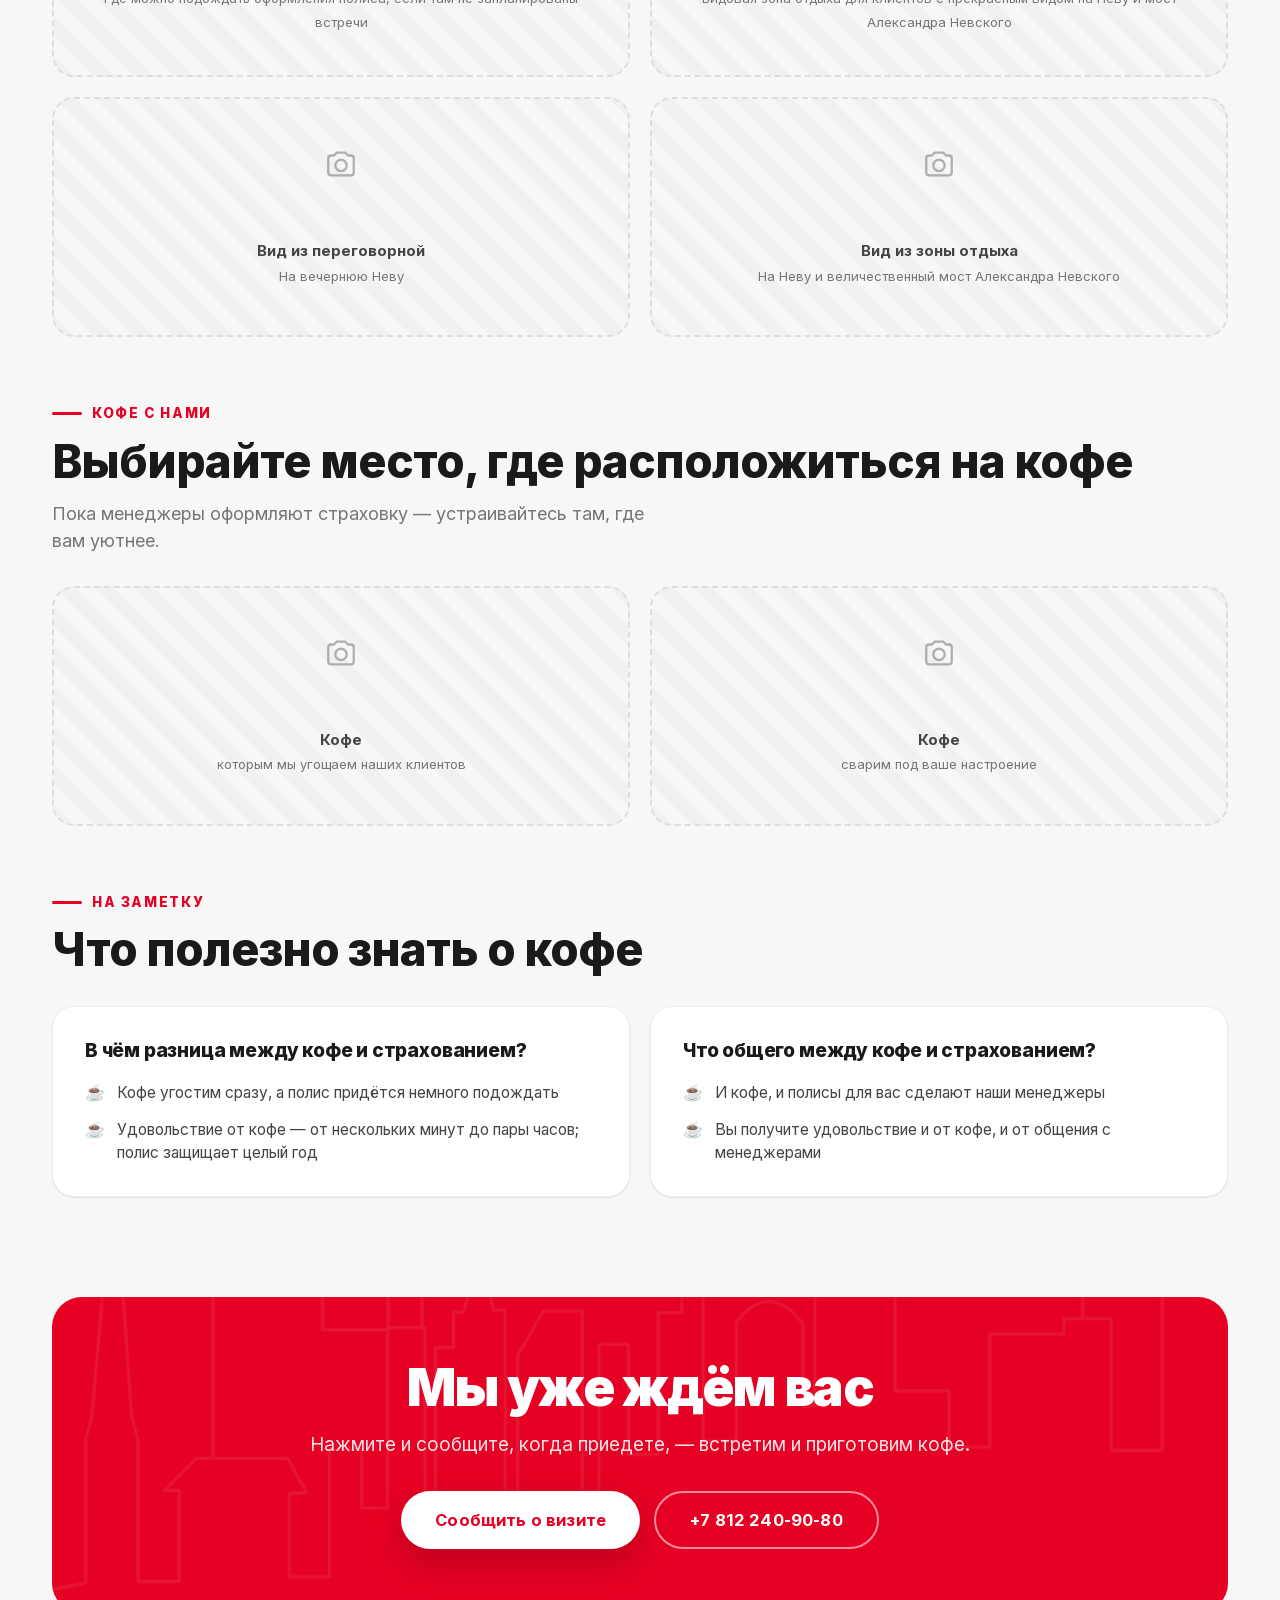
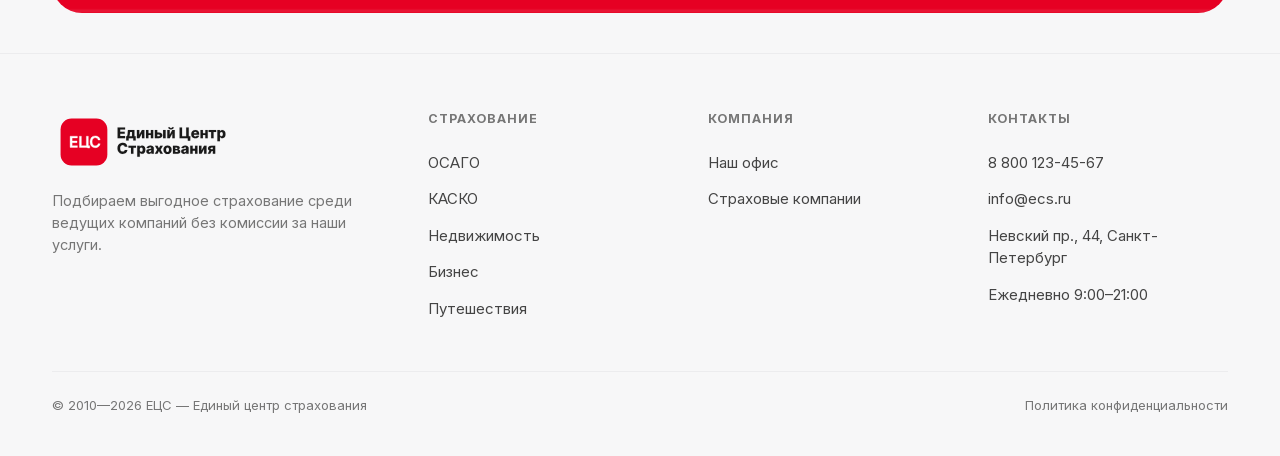
<file: frontend/office.html>
<!DOCTYPE html>
<html lang="ru">
<head>
  <meta charset="utf-8">
  <meta name="viewport" content="width=device-width, initial-scale=1">
  <title>Офис ЕЦС: запись на приём | Единый центр страхования</title>
  <meta name="description" content="Приезжайте в офис ЕЦС: разберём документы, рассчитаем полис и оформим всё на месте. Запись на приём онлайн, ежедневно 9:00–21:00.">
  <link rel="canonical" href="https://edincenter.ru/office.html">
  <meta property="og:type" content="website">
  <meta property="og:site_name" content="ЕЦС — Единый центр страхования">
  <meta property="og:locale" content="ru_RU">
  <meta property="og:title" content="Офис ЕЦС: запись на приём | Единый центр страхования">
  <meta property="og:description" content="Приезжайте в офис ЕЦС: разберём документы, рассчитаем полис и оформим всё на месте. Запись на приём онлайн, ежедневно 9:00–21:00.">
  <meta property="og:url" content="https://edincenter.ru/office.html">
  <meta property="og:image" content="https://edincenter.ru/assets/img/og.png">
  <meta name="twitter:card" content="summary_large_image">
  <meta name="twitter:title" content="Офис ЕЦС: запись на приём | Единый центр страхования">
  <meta name="twitter:description" content="Приезжайте в офис ЕЦС: разберём документы, рассчитаем полис и оформим всё на месте. Запись на приём онлайн, ежедневно 9:00–21:00.">
  <meta name="twitter:image" content="https://edincenter.ru/assets/img/og.png">
  <link rel="icon" href="/favicon.ico" sizes="32x32">
  <link rel="icon" href="/favicon.svg" type="image/svg+xml">
  <link rel="apple-touch-icon" href="/apple-touch-icon.png">
  <link rel="manifest" href="/site.webmanifest">
  <meta name="theme-color" content="#e60023">
  <link rel="preload" href="assets/fonts/inter-cyrillic.woff2" as="font" type="font/woff2" crossorigin>
  <link rel="preload" href="assets/fonts/inter-latin.woff2" as="font" type="font/woff2" crossorigin>
  <link rel="stylesheet" href="assets/css/tokens.css">
  <link rel="stylesheet" href="assets/css/base.css">
  <link rel="stylesheet" href="assets/css/components.css">
</head>
<body data-product="Запись в офис">

<header class="header" id="header">
  <div class="wrap header__row">
    <a class="brand" href="index.html" aria-label="ЕЦС — Единый центр страхования"><img class="brand__logo brand__logo--light" src="assets/img/logo-ecs-horizontal.svg" alt="ЕЦС — Единый центр страхования" width="160" height="56"><img class="brand__logo brand__logo--dark" src="assets/img/logo-ecs-horizontal-white.svg" alt="ЕЦС — Единый центр страхования" width="160" height="56"></a>

    <nav class="nav">
      <a href="osago.html">ОСАГО</a>
      <a href="kasko.html">КАСКО</a>
      <a href="property.html">Недвижимость</a>
      <a href="travel.html">Путешествия</a>
      <a href="business.html">Бизнес</a>
    </nav>

    <div class="header__cta">
      <a class="header__phone js-phone" href="tel:+78001234567">8 800 123-45-67<span>Ежедневно 9:00–21:00</span></a>
      <button class="burger" aria-label="Меню"><span class="burger__bars"></span><span class="burger__label">Меню</span></button>
    </div>
  </div>
</header>

<div class="mobnav" id="mobnav">
  <a href="index.html">Главная</a>
  <a href="osago.html">ОСАГО</a>
  <a href="kasko.html">КАСКО</a>
  <a href="property.html">Недвижимость</a>
  <a href="travel.html">Путешествия</a>
  <a href="business.html">Бизнес</a>
  <a class="mobnav__phone js-phone" href="tel:+78001234567">8 800 123-45-67</a>
</div>

<main id="top">

  <!-- ===================== HERO ===================== -->
  <section class="hero hero--page">
    <div class="wrap hero__grid">
      <div class="hero__copy">
        <div class="hero__eyebrow eyebrow">Приходите в гости</div>
        <h1>С нами приятно<br>не&nbsp;только страховаться</h1>
        <p class="hero__lead">Ждём вас на кофе в нашем центральном офисе на Невском, 44. Разберём ваш случай, рассчитаем полис и угостим кофе с видом на Неву.</p>
        <div class="hero__cta">
          <a class="btn btn--primary btn--lg" href="#visit" data-track="cta_office_coffee">Зайти на кофе</a>
          <a class="btn btn--ghost btn--lg" href="tel:+78122409080" data-track="cta_office_call">Позвонить</a>
        </div>
        <div class="hero__socials-row">
          <span class="hero__socials-cap">Напишите нам в мессенджер</span>
          <a class="hero__contact" data-soc="telegram" href="https://t.me/ecs_insurance" target="_blank" rel="noopener" data-track="hero_contact_tg" aria-label="Написать в Telegram"><img class="hero__contact-logo" src="assets/img/social-icons/Telegram_2019_Logo.svg" alt="Telegram" width="38" height="38"></a>
          <a class="hero__contact" data-soc="whatsapp" href="https://wa.me/78001234567" target="_blank" rel="noopener" data-track="hero_contact_wa" aria-label="Написать в WhatsApp"><img class="hero__contact-logo" src="assets/img/social-icons/whatsapp.png" alt="WhatsApp" width="38" height="38"></a>
          <a class="hero__contact" data-soc="max" href="https://max.ru/ecs_insurance" target="_blank" rel="noopener" data-track="hero_contact_max" aria-label="Написать в MAX"><img class="hero__contact-logo" src="assets/img/social-icons/max.svg" alt="MAX" width="38" height="38"></a>
        </div>
      </div>

      <div class="hero__panel reveal">
        <h3>Как нас найти</h3>
        <ul>
          <li>Адрес: Невский пр., 44</li>
          <li>Телефон: <a href="tel:+78122409080" style="color:inherit;text-decoration:underline">+7 812 240-90-80</a></li>
          <li>Ежедневно с 9:00 до 21:00, без перерывов</li>
          <li>Кофе — за наш счёт</li>
        </ul>
        <a class="btn btn--outline" href="https://yandex.ru/maps/?text=Санкт-Петербург, Невский проспект 44" target="_blank" rel="noopener" data-track="office_route">Построить маршрут</a>
      </div>
    </div>
  </section>

  <!-- ===================== КАРТА ===================== -->
  <section class="section--tight" id="map">
    <div class="wrap">
      <div class="map-box map-yandex reveal">
        <script type="text/javascript" charset="utf-8" async src="https://api-maps.yandex.ru/services/constructor/1.0/js/?um=constructor%3A1c47a5c6b170ade1e79e88defe539b56bb6d34e1cf1e70d6a9c0f5b284e75dab&amp;width=724&amp;height=400&amp;lang=ru_RU&amp;scroll=true"></script>
      </div>
    </div>
  </section>

  <!-- ===================== ГАЛЕРЕЯ ===================== -->
  <section class="section">
    <div class="wrap">
      <div class="s-head reveal">
        <span class="eyebrow">Наш офис</span>
        <h2>Загляните, как у нас внутри</h2>
      </div>
      <div class="office-photos reveal">
        <div class="ph"><svg viewBox="0 0 24 24" fill="none" stroke="currentColor" stroke-width="1.6"><path d="M3 8a2 2 0 0 1 2-2h2l2-2h6l2 2h2a2 2 0 0 1 2 2v10a2 2 0 0 1-2 2H5a2 2 0 0 1-2-2Z"/><circle cx="12" cy="13" r="4"/></svg><div><b>Переговорная комната</b><span>Где можно подождать оформления полиса, если там не запланированы встречи</span></div></div>
        <div class="ph"><svg viewBox="0 0 24 24" fill="none" stroke="currentColor" stroke-width="1.6"><path d="M3 8a2 2 0 0 1 2-2h2l2-2h6l2 2h2a2 2 0 0 1 2 2v10a2 2 0 0 1-2 2H5a2 2 0 0 1-2-2Z"/><circle cx="12" cy="13" r="4"/></svg><div><b>Зона релакса</b><span>Видовая зона отдыха для клиентов с прекрасным видом на Неву и мост Александра Невского</span></div></div>
        <div class="ph"><svg viewBox="0 0 24 24" fill="none" stroke="currentColor" stroke-width="1.6"><path d="M3 8a2 2 0 0 1 2-2h2l2-2h6l2 2h2a2 2 0 0 1 2 2v10a2 2 0 0 1-2 2H5a2 2 0 0 1-2-2Z"/><circle cx="12" cy="13" r="4"/></svg><div><b>Вид из переговорной</b><span>На вечернюю Неву</span></div></div>
        <div class="ph"><svg viewBox="0 0 24 24" fill="none" stroke="currentColor" stroke-width="1.6"><path d="M3 8a2 2 0 0 1 2-2h2l2-2h6l2 2h2a2 2 0 0 1 2 2v10a2 2 0 0 1-2 2H5a2 2 0 0 1-2-2Z"/><circle cx="12" cy="13" r="4"/></svg><div><b>Вид из зоны отдыха</b><span>На Неву и величественный мост Александра Невского</span></div></div>
      </div>
    </div>
  </section>

  <!-- ===================== ВЫБОР МЕСТА + КОФЕ ===================== -->
  <section class="section" style="padding-top:0">
    <div class="wrap">
      <div class="s-head reveal">
        <span class="eyebrow">Кофе с нами</span>
        <h2>Выбирайте место, где расположиться на кофе</h2>
        <p>Пока менеджеры оформляют страховку — устраивайтесь там, где вам уютнее.</p>
      </div>
      <div class="office-photos reveal">
        <div class="ph"><svg viewBox="0 0 24 24" fill="none" stroke="currentColor" stroke-width="1.6"><path d="M3 8a2 2 0 0 1 2-2h2l2-2h6l2 2h2a2 2 0 0 1 2 2v10a2 2 0 0 1-2 2H5a2 2 0 0 1-2-2Z"/><circle cx="12" cy="13" r="4"/></svg><div><b>Кофе</b><span>которым мы угощаем наших клиентов</span></div></div>
        <div class="ph"><svg viewBox="0 0 24 24" fill="none" stroke="currentColor" stroke-width="1.6"><path d="M3 8a2 2 0 0 1 2-2h2l2-2h6l2 2h2a2 2 0 0 1 2 2v10a2 2 0 0 1-2 2H5a2 2 0 0 1-2-2Z"/><circle cx="12" cy="13" r="4"/></svg><div><b>Кофе</b><span>сварим под ваше настроение</span></div></div>
      </div>
    </div>
  </section>

  <!-- ===================== КОФЕ И СТРАХОВАНИЕ ===================== -->
  <section class="section" style="padding-top:0">
    <div class="wrap">
      <div class="s-head reveal">
        <span class="eyebrow">На заметку</span>
        <h2>Что полезно знать о кофе</h2>
      </div>
      <div class="coffee-cmp reveal">
        <div class="coffee-card">
          <h3>В чём разница между кофе и страхованием?</h3>
          <ul>
            <li>Кофе угостим сразу, а полис придётся немного подождать</li>
            <li>Удовольствие от кофе — от нескольких минут до пары часов; полис защищает целый год</li>
          </ul>
        </div>
        <div class="coffee-card">
          <h3>Что общего между кофе и страхованием?</h3>
          <ul>
            <li>И кофе, и полисы для вас сделают наши менеджеры</li>
            <li>Вы получите удовольствие и от кофе, и от общения с менеджерами</li>
          </ul>
        </div>
      </div>
    </div>
  </section>

  <!-- ===================== CTA ===================== -->
  <section class="section--tight" id="visit">
    <div class="wrap">
      <div class="cta-band reveal">
        <h2>Мы уже ждём вас</h2>
        <p>Нажмите и сообщите, когда приедете, — встретим и приготовим кофе.</p>
        <div class="row">
          <a class="btn btn--primary btn--lg" href="#" data-modal="lead" data-product="Визит в офис" data-track="cta_office_visit">Сообщить о визите</a>
          <a class="btn btn--outline btn--lg" href="tel:+78122409080" data-track="cta_office_call2">+7 812 240-90-80</a>
        </div>
      </div>
    </div>
  </section>

</main>

<!-- ===================== FOOTER ===================== -->
<footer class="footer">
  <div class="wrap">
    <div class="footer__top">
      <div class="footer__brand">
        <a class="brand" href="index.html"><img class="brand__logo brand__logo--light" src="assets/img/logo-ecs-horizontal.svg" alt="ЕЦС — Единый центр страхования" width="160" height="56"><img class="brand__logo brand__logo--dark" src="assets/img/logo-ecs-horizontal-white.svg" alt="ЕЦС — Единый центр страхования" width="160" height="56"></a>
        <p>Подбираем выгодное страхование среди ведущих компаний без комиссии за наши услуги.</p>
      </div>
      <div class="footer__col">
        <h4>Страхование</h4>
        <a href="osago.html">ОСАГО</a>
        <a href="kasko.html">КАСКО</a>
        <a href="property.html">Недвижимость</a>
        <a href="business.html">Бизнес</a>
        <a href="travel.html">Путешествия</a>
      </div>
      <div class="footer__col">
        <h4>Компания</h4>
        <a href="office.html">Наш офис</a>
        <a href="insurers.html">Страховые компании</a>
      </div>
      <div class="footer__col">
        <h4>Контакты</h4>
        <a class="js-phone" href="tel:+78001234567">8 800 123-45-67</a>
        <a class="js-email" href="mailto:info@ecs.ru">info@ecs.ru</a>
        <a href="office.html">Невский пр., 44, Санкт-Петербург</a>
        <a href="office.html">Ежедневно 9:00–21:00</a>
      </div>
    </div>
    <div class="footer__bottom">
      <span>© 2010—2026 ЕЦС — Единый центр страхования</span>
      <span><a href="privacy.html">Политика конфиденциальности</a></span>
    </div>
  </div>
</footer>

<!-- ===================== LEAD MODAL ===================== -->
<div class="modal" id="leadModal" role="dialog" aria-modal="true" aria-label="Заявка">
  <div class="modal__backdrop"></div>
  <div class="modal__box">
    <div class="lead">
      <button class="modal__close" type="button" aria-label="Закрыть">✕</button>
      <h3>Оставить заявку</h3>
      <p>Оставьте контакты — перезвоним в течение 15 минут в рабочее время.</p>
      <!-- CRM-форма Битрикс24 (config.b24forms.lead). Пока не настроена — фолбэк с телефоном. -->
      <div class="b24form" data-b24form="lead" data-product="Запись в офис" data-form-slug="modal"></div>
    </div>
  </div>
</div>

<!-- ===================== CHEAPER MODAL ===================== -->
<div class="modal" id="cheaperModal" role="dialog" aria-modal="true" aria-label="Сравнить цену">
  <div class="modal__backdrop"></div>
  <div class="modal__box">
    <div class="lead">
      <button class="modal__close" type="button" aria-label="Закрыть">✕</button>
      <h3>Сравним цену — найдём дешевле</h3>
      <p>Вам уже посчитали полис у агента, в страховой, в банке или на страховом агрегаторе? Отправьте вид страховки и сумму — сравним и постараемся найти выгоднее. Бесплатно и ни к чему не обязывает.</p>
      <!-- CRM-форма Битрикс24 (config.b24forms.lead, product «Найдём дешевле»).
           TODO(1.1): в форме «Заявка» добавить поля «вид страхования» и «предложенная сумма»,
           либо менеджер уточняет их по product/комментарию. -->
      <div class="b24form" data-b24form="lead" data-product="Найдём дешевле" data-form-slug="cheaper"></div>
    </div>
  </div>
</div>

<script src="assets/js/config.js"></script>
<script src="assets/js/utm.js"></script>
<script src="assets/js/analytics.js"></script>
<script src="assets/js/bitrix.js"></script>
<script src="assets/js/leads.js"></script>
<script src="assets/js/ui.js"></script>
<script src="assets/js/main.js"></script>
<script>
  // Яндекс.Карта: включится сама, когда в config.js появится API-ключ
  (function () {
    var CFG = window.ECS_CONFIG || {};
    if (!CFG.yandexMapsApiKey) return;
    var s = document.createElement("script");
    s.src = "https://api-maps.yandex.ru/2.1/?apikey=" + CFG.yandexMapsApiKey + "&lang=ru_RU";
    s.onload = function () {
      ymaps.ready(function () {
        var c = CFG.officeCoords || [59.93428, 30.335099];
        document.getElementById("mapPh").style.display = "none";
        document.getElementById("ymap").style.display = "block";
        var map = new ymaps.Map("ymap", { center: c, zoom: 16, controls: ["zoomControl", "fullscreenControl"] });
        map.behaviors.disable("scrollZoom");
        map.geoObjects.add(new ymaps.Placemark(c, {
          balloonContentHeader: "ЕЦС — Единый центр страхования",
          balloonContentBody: (CFG.address || "") + "<br>" + (CFG.workHours || "")
        }, { preset: "islands#redDotIcon" }));
        window.ecsTrack("map_loaded");
      });
    };
    document.head.appendChild(s);
  })();
</script>

</body>
</html>
</file>
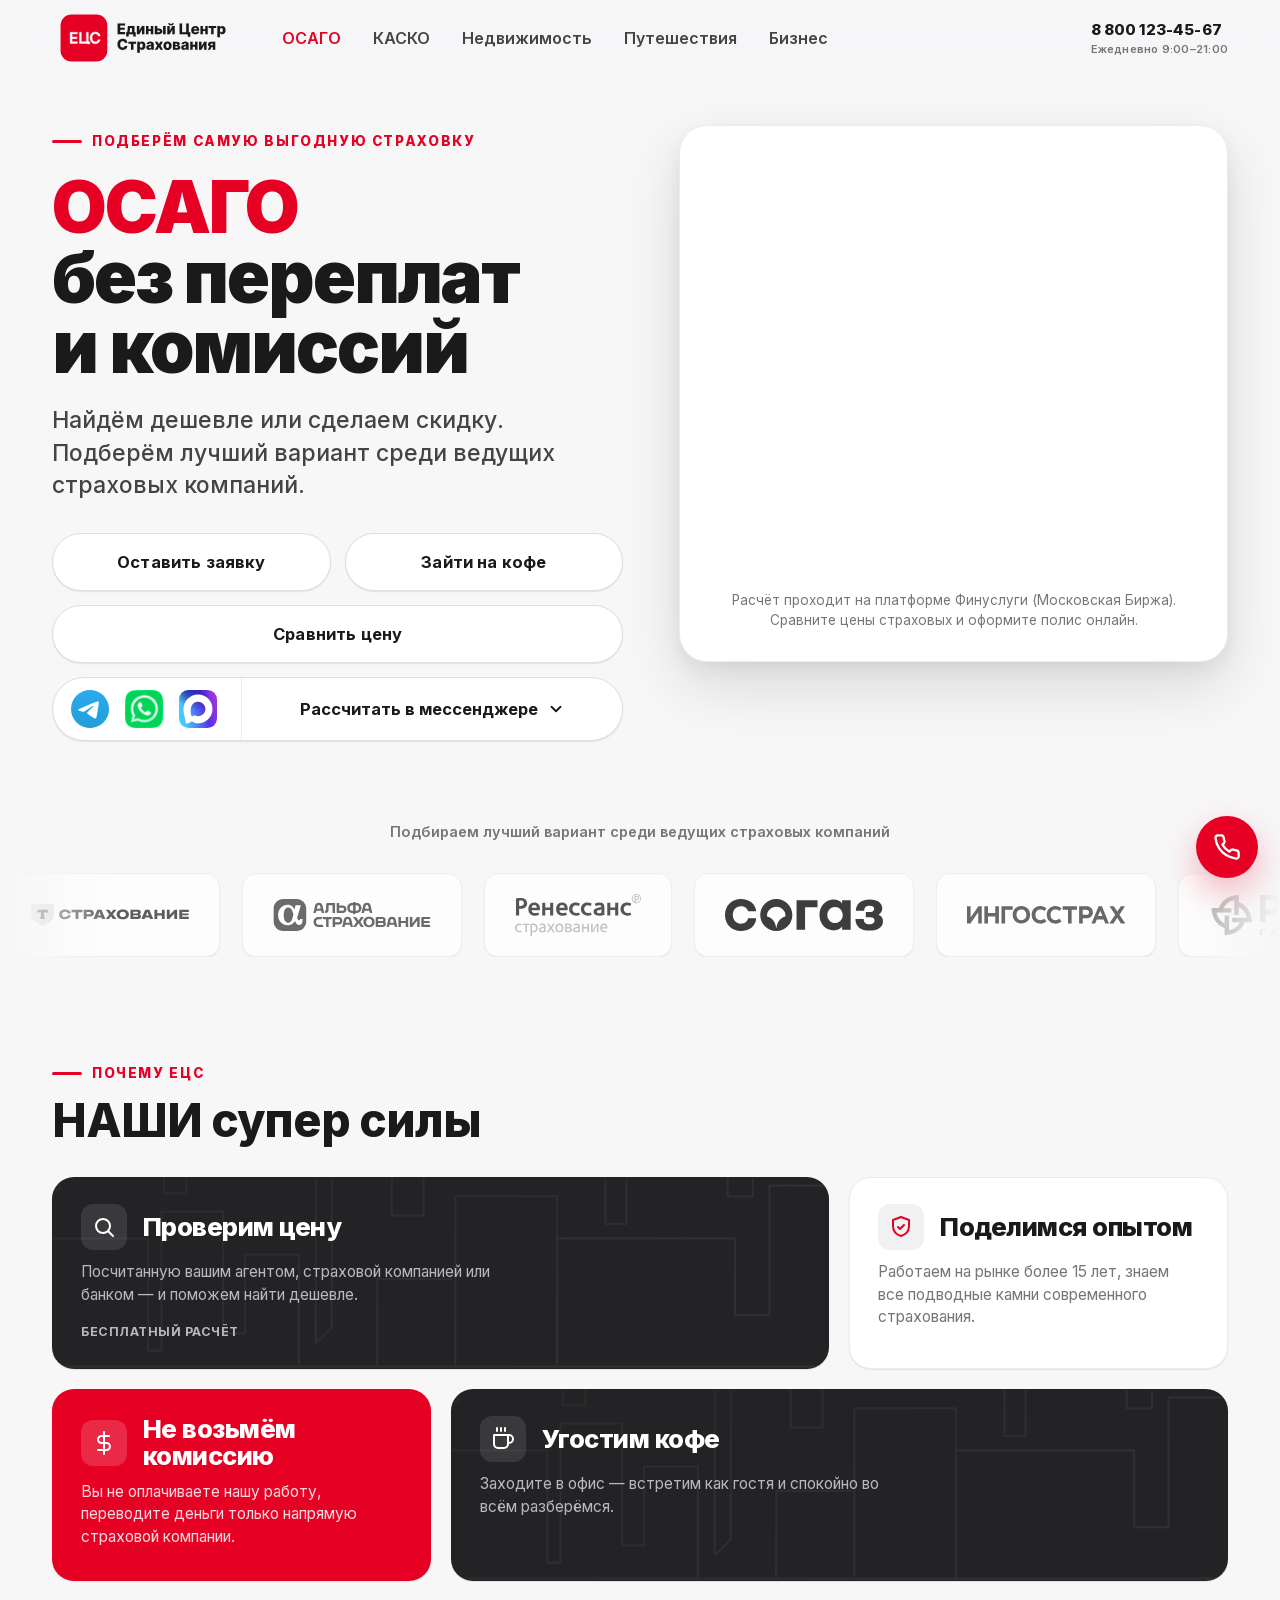
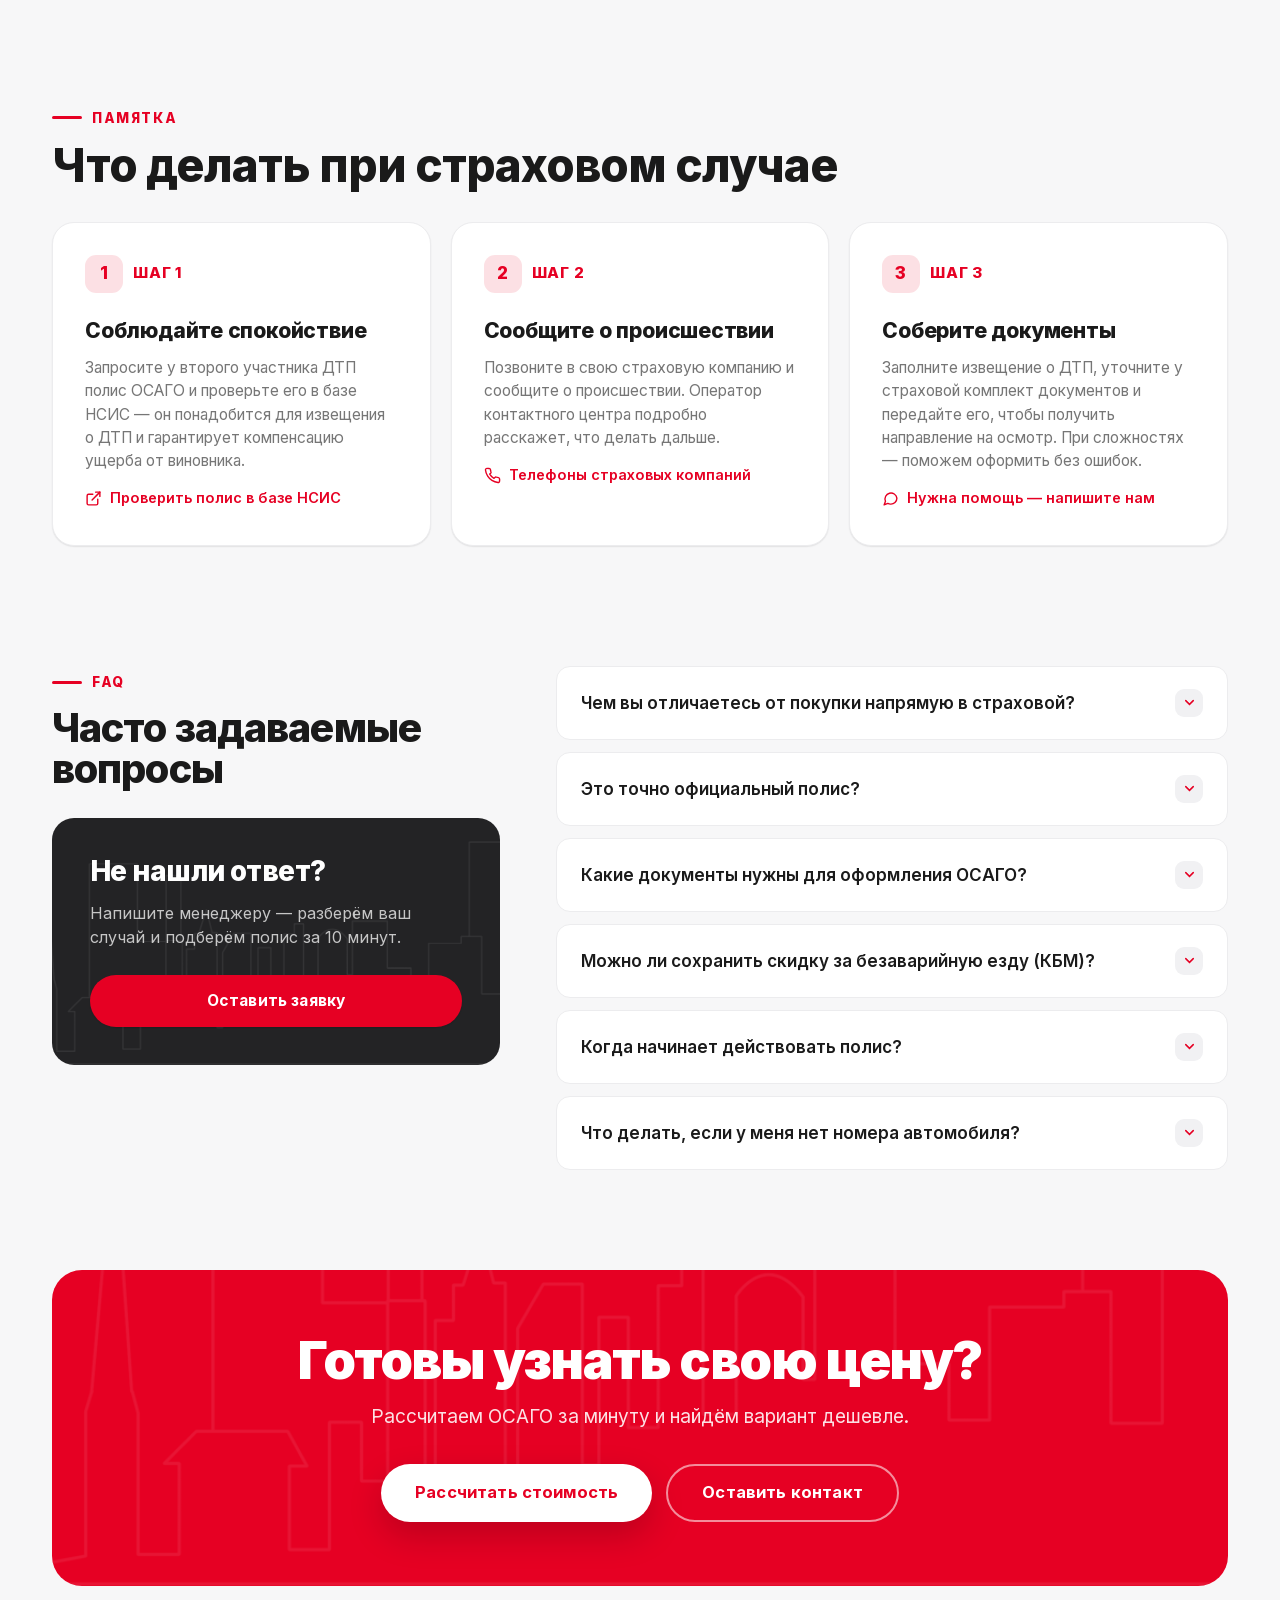
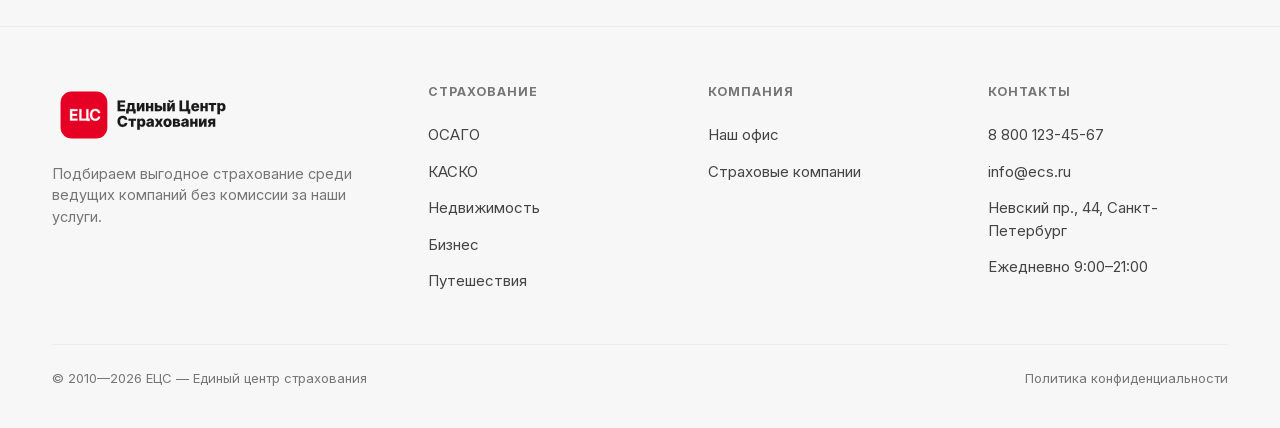
<file: frontend/osago.html>
<!DOCTYPE html>
<html lang="ru">
<head>
  <meta charset="utf-8">
  <meta name="viewport" content="width=device-width, initial-scale=1">
  <title>ОСАГО без переплат и комиссий — ЕЦС, Единый центр страхования</title>
  <meta name="description" content="Рассчитайте ОСАГО онлайн и оформите полис без комиссии. Подберём лучший вариант среди ведущих страховых компаний. Более 15 лет на рынке.">
  <link rel="canonical" href="https://edincenter.ru/osago.html">
  <meta property="og:type" content="website">
  <meta property="og:site_name" content="ЕЦС — Единый центр страхования">
  <meta property="og:locale" content="ru_RU">
  <meta property="og:title" content="ОСАГО без переплат и комиссий — ЕЦС, Единый центр страхования">
  <meta property="og:description" content="Рассчитайте ОСАГО онлайн и оформите полис без комиссии. Подберём лучший вариант среди ведущих страховых компаний. Более 15 лет на рынке.">
  <meta property="og:url" content="https://edincenter.ru/osago.html">
  <meta property="og:image" content="https://edincenter.ru/assets/img/og.png">
  <meta name="twitter:card" content="summary_large_image">
  <meta name="twitter:title" content="ОСАГО без переплат и комиссий — ЕЦС, Единый центр страхования">
  <meta name="twitter:description" content="Рассчитайте ОСАГО онлайн и оформите полис без комиссии. Подберём лучший вариант среди ведущих страховых компаний. Более 15 лет на рынке.">
  <meta name="twitter:image" content="https://edincenter.ru/assets/img/og.png">
  <link rel="icon" href="/favicon.ico" sizes="32x32">
  <link rel="icon" href="/favicon.svg" type="image/svg+xml">
  <link rel="apple-touch-icon" href="/apple-touch-icon.png">
  <link rel="manifest" href="/site.webmanifest">
  <meta name="theme-color" content="#e60023">
  <link rel="preload" href="assets/fonts/inter-cyrillic.woff2" as="font" type="font/woff2" crossorigin>
  <link rel="preload" href="assets/fonts/inter-latin.woff2" as="font" type="font/woff2" crossorigin>
  <link rel="preconnect" href="https://finuslugi.ru" crossorigin><!-- калькулятор ОСАГО -->
  <link rel="stylesheet" href="assets/css/tokens.css">
  <link rel="stylesheet" href="assets/css/base.css">
  <link rel="stylesheet" href="assets/css/components.css">
</head>
<body data-product="ОСАГО">

<header class="header" id="header">
  <div class="wrap header__row">
    <a class="brand" href="index.html" aria-label="ЕЦС — Единый центр страхования"><img class="brand__logo brand__logo--light" src="assets/img/logo-ecs-horizontal.svg" alt="ЕЦС — Единый центр страхования" width="160" height="56"><img class="brand__logo brand__logo--dark" src="assets/img/logo-ecs-horizontal-white.svg" alt="ЕЦС — Единый центр страхования" width="160" height="56"></a>

    <nav class="nav">
      <a href="osago.html" class="is-active">ОСАГО</a>
      <a href="kasko.html">КАСКО</a>
      <a href="property.html">Недвижимость</a>
      <a href="travel.html">Путешествия</a>
      <a href="business.html">Бизнес</a>
    </nav>

    <div class="header__cta">
      <a class="header__phone js-phone" href="tel:+78001234567">8 800 123-45-67<span>Ежедневно 9:00–21:00</span></a>
      <button class="burger" aria-label="Меню"><span class="burger__bars"></span><span class="burger__label">Меню</span></button>
    </div>
  </div>
</header>

<div class="mobnav" id="mobnav">
  <a href="index.html">Главная</a>
  <a href="osago.html" class="is-active">ОСАГО</a>
  <a href="kasko.html">КАСКО</a>
  <a href="property.html">Недвижимость</a>
  <a href="travel.html">Путешествия</a>
  <a href="business.html">Бизнес</a>
  <a class="mobnav__phone js-phone" href="tel:+78001234567">8 800 123-45-67</a>
</div>

<main id="top">

  <!-- ===================== HERO ===================== -->
  <section class="hero">
    <div class="wrap hero__grid hero__grid--calc">
      <div class="hero__copy">
        <div class="hero__eyebrow eyebrow">Подберём самую выгодную страховку</div>
        <h1><span class="accent">ОСАГО</span><br>без переплат<br>и комиссий</h1>
        <p class="hero__lead">Найдём дешевле или сделаем скидку. Подберём лучший вариант среди ведущих страховых компаний.</p>
      </div>

      <!-- Калькулятор ОСАГО (Финуслуги) — id в config.calc, монтирует calc.js -->
      <div class="calc-frame" id="calc">
        <div data-calc="osago"></div>
        <p class="calc-frame__note">Расчёт проходит на платформе Финуслуги (Московская Биржа). Сравните цены страховых и оформите полис онлайн.</p>
      </div>

      <div class="hero__actions">
        <div class="hero__cta">
          <a class="btn btn--ghost btn--lg" href="#" data-modal="lead" data-product="ОСАГО" data-track="cta_hero_manager">Оставить заявку</a>
          <a class="btn btn--ghost btn--lg" href="office.html" data-track="cta_hero_office">Зайти на кофе</a>
          <a class="btn btn--ghost btn--lg" href="#" data-modal="cheaper" data-track="cta_hero_cheaper">Сравнить цену</a>
        </div>
        <div class="hero__bar">
          <span class="hero__bar-socials">
            <a class="hero__contact" data-soc="telegram" href="https://t.me/ecs_insurance" target="_blank" rel="noopener" data-track="hero_contact_tg" aria-label="Написать в Telegram">
              <img class="hero__contact-logo" src="assets/img/social-icons/Telegram_2019_Logo.svg" alt="Telegram" width="38" height="38">
            </a>
            <a class="hero__contact" data-soc="whatsapp" href="https://wa.me/78001234567" target="_blank" rel="noopener" data-track="hero_contact_wa" aria-label="Написать в WhatsApp">
              <img class="hero__contact-logo" src="assets/img/social-icons/whatsapp.png" alt="WhatsApp" width="38" height="38">
            </a>
            <a class="hero__contact" data-soc="max" href="https://max.ru/ecs_insurance" target="_blank" rel="noopener" data-track="hero_contact_max" aria-label="Написать в MAX">
              <img class="hero__contact-logo" src="assets/img/social-icons/max.svg" alt="MAX" width="38" height="38">
            </a>
          </span>
          <button class="hero__bar-toggle" type="button" data-toggle="raschet-info" data-noscroll aria-expanded="false" aria-controls="raschet-info" data-track="cta_raschet_info">
            Рассчитать в мессенджере
            <svg class="hero__bar-chevron" viewBox="0 0 24 24" fill="none" stroke="currentColor" stroke-width="2.4" stroke-linecap="round" stroke-linejoin="round" aria-hidden="true"><path d="m6 9 6 6 6-6"/></svg>
          </button>
        </div>
        <div id="raschet-info" class="raschet-inline" hidden>
          
                <div class="send-flat reveal">
                  <div class="send-flat__cols">
                    <div class="send-flat__group">
                      <h4 class="send-flat__title">Как прислать информацию</h4>
                      <ul class="bullets">
                        <li><b>Фото документов</b> — подойдёт и скрин с Госуслуг (лицо при желании можно закрыть).</li>
                        <li><b>Аудио-сообщение</b> — надиктуйте данные голосом, можно в несколько сообщений.</li>
                        <li><b>Текстом</b> — просто напишите данные в смс или мессенджере.</li>
                      </ul>
                    </div>
                    <div class="send-flat__group">
                      <h4 class="send-flat__title">Что прислать для расчёта ОСАГО</h4>
                      <ul class="bullets">
                        <li><b>Предыдущий полис</b> — в нём уже есть все данные для расчёта.</li>
                        <li><b>Или гос.номер и страховая</b> — если эту машину уже страховали по ОСАГО.</li>
                        <li><b>Или комплект документов:</b> СТС или ПТС, водительские всех допущенных, паспорт страхователя (и собственника, если страхует не он).</li>
                      </ul>
                    </div>
                  </div>
                  <div class="send-note">
                    <span class="send-note__tag">Для вашего удобства</span>
                    <p>Напишите вид страхования — менеджер пришлёт точный список того, что нужно для расчёта.</p>
                    <a class="btn btn--primary" href="#" data-modal="lead" data-product="ОСАГО" data-track="cta_send_list">Получить список</a>
                  </div>
                </div>
        </div>
      </div>
    </div>
  </section>

<!-- ===================== PARTNERS ===================== -->
  <section class="section section--tight">
    <div class="wrap">
      <p class="partners__cap">Подбираем лучший вариант среди ведущих страховых компаний</p>
    </div>
    <div class="marquee" aria-label="Страховые компании-партнёры">
      <div class="marquee__track">
        <span class="logo"><img src="assets/img/logo-t-strahovanie.svg" width="292" height="42" loading="lazy" alt="Т-Страхование"></span>
        <span class="logo"><img src="assets/img/logo-alfastrahovanie.svg" width="202" height="42" loading="lazy" alt="АльфаСтрахование"></span>
        <span class="logo"><img src="assets/img/logo-renessans.svg" width="126" height="42" loading="lazy" alt="Ренессанс страхование"></span>
        <span class="logo"><img src="assets/img/logo-sogaz.svg" width="207" height="42" loading="lazy" alt="СОГАЗ"></span>
        <span class="logo"><img src="assets/img/logo-ingosstrah.svg" width="383" height="42" loading="lazy" alt="Ингосстрах"></span>
        <span class="logo"><img src="assets/img/logo-reso.svg" width="151" height="42" loading="lazy" alt="РЕСО-Гарантия"></span>
        <span class="logo"><img src="assets/img/logo-rosgosstrah.svg" width="309" height="42" loading="lazy" alt="Росгосстрах"></span>
        <span class="logo"><img src="assets/img/logo-vsk.svg" width="97" height="42" loading="lazy" alt="ВСК Страховой дом"></span>
        <span class="logo"><img src="assets/img/logo-maks.svg" width="96" height="42" loading="lazy" alt="МАКС Страховая группа"></span>
        <span class="logo"><img src="assets/img/logo-absolut.svg" width="196" height="42" loading="lazy" alt="Абсолют Страхование"></span>
        <span class="logo"><img src="assets/img/logo-gelios.svg" width="159" height="42" loading="lazy" alt="Гелиос"></span>
        <span class="logo"><img src="assets/img/logo-zetta.svg" width="82" height="42" loading="lazy" alt="Зетта Страхование"></span>
        <span class="logo"><img src="assets/img/logo-pari.svg" width="88" height="42" loading="lazy" alt="ПАРИ"></span>
        <span class="logo"><img src="assets/img/logo-sber.svg" width="209" height="42" loading="lazy" alt="СберСтрахование"></span>
        <span class="logo"><img src="assets/img/logo-sovcombank.svg" width="219" height="42" loading="lazy" alt="Совкомбанк Страхование"></span>
        <span class="logo"><img src="assets/img/logo-yugoria.svg" width="204" height="42" loading="lazy" alt="Югория"></span>
      </div>
      <div class="marquee__track" aria-hidden="true">
        <span class="logo"><img src="assets/img/logo-t-strahovanie.svg" width="292" height="42" loading="lazy" alt=""></span>
        <span class="logo"><img src="assets/img/logo-alfastrahovanie.svg" width="202" height="42" loading="lazy" alt=""></span>
        <span class="logo"><img src="assets/img/logo-renessans.svg" width="126" height="42" loading="lazy" alt=""></span>
        <span class="logo"><img src="assets/img/logo-sogaz.svg" width="207" height="42" loading="lazy" alt=""></span>
        <span class="logo"><img src="assets/img/logo-ingosstrah.svg" width="383" height="42" loading="lazy" alt=""></span>
        <span class="logo"><img src="assets/img/logo-reso.svg" width="151" height="42" loading="lazy" alt=""></span>
        <span class="logo"><img src="assets/img/logo-rosgosstrah.svg" width="309" height="42" loading="lazy" alt=""></span>
        <span class="logo"><img src="assets/img/logo-vsk.svg" width="97" height="42" loading="lazy" alt=""></span>
        <span class="logo"><img src="assets/img/logo-maks.svg" width="96" height="42" loading="lazy" alt=""></span>
        <span class="logo"><img src="assets/img/logo-absolut.svg" width="196" height="42" loading="lazy" alt=""></span>
        <span class="logo"><img src="assets/img/logo-gelios.svg" width="159" height="42" loading="lazy" alt=""></span>
        <span class="logo"><img src="assets/img/logo-zetta.svg" width="82" height="42" loading="lazy" alt=""></span>
        <span class="logo"><img src="assets/img/logo-pari.svg" width="88" height="42" loading="lazy" alt=""></span>
        <span class="logo"><img src="assets/img/logo-sber.svg" width="209" height="42" loading="lazy" alt=""></span>
        <span class="logo"><img src="assets/img/logo-sovcombank.svg" width="219" height="42" loading="lazy" alt=""></span>
        <span class="logo"><img src="assets/img/logo-yugoria.svg" width="204" height="42" loading="lazy" alt=""></span>
      </div>
    </div>
  </section>

  <!-- ===================== BENTO ===================== -->
  <section class="section">
    <div class="wrap">
      <div class="s-head reveal">
        <span class="eyebrow">Почему ЕЦС</span>
        <h2>НАШИ супер силы&nbsp;</h2>
      </div>
      <div class="bento">
        <article class="card card--feature card--photo b-1 reveal">
          <div class="card__ico">
            <svg viewBox="0 0 24 24" fill="none" stroke="currentColor" stroke-width="2" stroke-linecap="round" stroke-linejoin="round"><circle cx="11" cy="11" r="7"></circle><path d="m21 21-4.3-4.3"></path></svg>
          </div>
          <h3>Проверим цену</h3>
          <p>Посчитанную вашим агентом, страховой компанией или банком — и поможем найти дешевле.</p>
          <span class="card__tag">Бесплатный расчёт</span>
        </article>

        <article class="card b-2 reveal">
          <div class="card__ico">
            <svg viewBox="0 0 24 24" fill="none" stroke="currentColor" stroke-width="2" stroke-linecap="round" stroke-linejoin="round"><path d="M12 2 4 5v6c0 5 3.4 8.6 8 10 4.6-1.4 8-5 8-10V5l-8-3Z"></path><path d="m9 12 2 2 4-4"></path></svg>
          </div>
          <h3>Поделимся опытом</h3>
          <p>Работаем на рынке более 15 лет, знаем все подводные камни современного страхования.</p>
        </article>

        <article class="card card--accent b-3 reveal">
          <div class="card__ico">
            <svg viewBox="0 0 24 24" fill="none" stroke="currentColor" stroke-width="2" stroke-linecap="round" stroke-linejoin="round"><path d="M12 1v22"></path><path d="M17 5H9.5a3.5 3.5 0 0 0 0 7h5a3.5 3.5 0 0 1 0 7H6"></path></svg>
          </div>
          <h3>Не возьмём комиссию</h3>
          <p>Вы не оплачиваете нашу работу, переводите деньги только напрямую страховой компании.</p>
        </article>

        <article class="card card--feature card--photo b-4 reveal">
          <div class="card__ico">
            <svg viewBox="0 0 24 24" fill="none" stroke="currentColor" stroke-width="2" stroke-linecap="round" stroke-linejoin="round"><path d="M17 8h1a4 4 0 0 1 0 8h-1"></path><path d="M3 8h14v9a4 4 0 0 1-4 4H7a4 4 0 0 1-4-4Z"></path><path d="M6 1v3M10 1v3M14 1v3"></path></svg>
          </div>
          <h3>Угостим кофе</h3>
          <p>Заходите в офис — встретим как гостя и спокойно во всём разберёмся.</p>
        </article>
      </div>
    </div>
  </section>

  <!-- ===================== STEPS ===================== -->
  <section class="section">
    <div class="wrap">
      <div class="s-head reveal">
        <span class="eyebrow">Памятка</span>
        <h2>Что делать при страховом случае</h2>
      </div>
      <div class="steps">
        <article class="step reveal">
          <span class="step__n"><i>1</i> Шаг 1</span>
          <h3>Соблюдайте спокойствие</h3>
          <p>Запросите у второго участника ДТП полис ОСАГО и проверьте его в базе НСИС — он понадобится для извещения о ДТП и гарантирует компенсацию ущерба от виновника.</p>
          <a class="step__link" href="https://nsis.ru/" target="_blank" rel="noopener" data-track="step_nsis">
            <svg viewBox="0 0 24 24" fill="none" stroke="currentColor" stroke-width="2" stroke-linecap="round" stroke-linejoin="round"><path d="M15 3h6v6"/><path d="M10 14 21 3"/><path d="M18 13v6a2 2 0 0 1-2 2H5a2 2 0 0 1-2-2V8a2 2 0 0 1 2-2h6"/></svg>
            Проверить полис в базе НСИС
          </a>
        </article>
        <article class="step reveal">
          <span class="step__n"><i>2</i> Шаг 2</span>
          <h3>Сообщите о происшествии</h3>
          <p>Позвоните в свою страховую компанию и сообщите о происшествии. Оператор контактного центра подробно расскажет, что делать дальше.</p>
          <a class="step__link" href="insurers.html" data-track="step_insurers">
            <svg viewBox="0 0 24 24" fill="none" stroke="currentColor" stroke-width="2" stroke-linecap="round" stroke-linejoin="round"><path d="M22 16.9v3a2 2 0 0 1-2.2 2 19.8 19.8 0 0 1-8.6-3 19.5 19.5 0 0 1-6-6A19.8 19.8 0 0 1 2.1 4.2 2 2 0 0 1 4.1 2h3a2 2 0 0 1 2 1.7c.1 1 .4 2 .7 2.9a2 2 0 0 1-.4 2.1L8.1 10a16 16 0 0 0 6 6l1.3-1.3a2 2 0 0 1 2.1-.4c.9.3 1.9.6 2.9.7a2 2 0 0 1 1.6 1.9Z"/></svg>
            Телефоны страховых компаний
          </a>
        </article>
        <article class="step reveal">
          <span class="step__n"><i>3</i> Шаг 3</span>
          <h3>Соберите документы</h3>
          <p>Заполните извещение о ДТП, уточните у страховой комплект документов и передайте его, чтобы получить направление на осмотр. При сложностях — поможем оформить без ошибок.</p>
          <a class="step__link" href="#" data-modal="lead" data-product="Помощь по ДТП" data-track="step_help">
            <svg viewBox="0 0 24 24" fill="none" stroke="currentColor" stroke-width="2" stroke-linecap="round" stroke-linejoin="round"><path d="M21 11.5a8.4 8.4 0 0 1-9 8.4 8.6 8.6 0 0 1-3.8-.9L3 21l1.9-5.2a8.4 8.4 0 1 1 16.1-4.3Z"/></svg>
            Нужна помощь — напишите нам
          </a>
        </article>
      </div>
    </div>
  </section>

  <!-- ===================== FAQ ===================== -->
  <section class="section">
    <div class="wrap faq">
      <aside class="faq__aside reveal">
        <span class="eyebrow">FAQ</span>
        <div class="s-head" style="margin:14px 0 28px">
          <h2 style="font-size:clamp(28px,3.2vw,40px)">Часто задаваемые вопросы</h2>
        </div>
        <div class="faq__card">
          <h3>Не нашли ответ?</h3>
          <p>Напишите менеджеру — разберём ваш случай и подберём полис за 10 минут.</p>
          <a class="btn btn--primary" href="#" data-modal="lead" data-product="ОСАГО" data-track="cta_faq_manager">Оставить заявку</a>
        </div>
      </aside>
      <div class="faq__list" id="faqList"></div>
    </div>
  </section>

  <!-- ===================== CTA BAND ===================== -->
  <section class="section--tight">
    <div class="wrap">
      <div class="cta-band reveal">
        <h2>Готовы узнать свою цену?</h2>
        <p>Рассчитаем ОСАГО за минуту и найдём вариант дешевле.</p>
        <div class="row">
          <a class="btn btn--primary btn--lg" href="#calc" data-track="cta_band_calc">Рассчитать стоимость</a>
          <a class="btn btn--outline btn--lg" href="#" data-modal="lead" data-product="ОСАГО" data-track="cta_band_lead">Оставить контакт</a>
        </div>
      </div>
    </div>
  </section>

</main>

<!-- ===================== FOOTER ===================== -->
<footer class="footer">
  <div class="wrap">
    <div class="footer__top">
      <div class="footer__brand">
        <a class="brand" href="index.html"><img class="brand__logo brand__logo--light" src="assets/img/logo-ecs-horizontal.svg" alt="ЕЦС — Единый центр страхования" width="160" height="56"><img class="brand__logo brand__logo--dark" src="assets/img/logo-ecs-horizontal-white.svg" alt="ЕЦС — Единый центр страхования" width="160" height="56"></a>
        <p>Подбираем выгодное страхование среди ведущих компаний без комиссии за наши услуги.</p>
      </div>
      <div class="footer__col">
        <h4>Страхование</h4>
        <a href="osago.html">ОСАГО</a>
        <a href="kasko.html">КАСКО</a>
        <a href="property.html">Недвижимость</a>
        <a href="business.html">Бизнес</a>
        <a href="travel.html">Путешествия</a>
      </div>
      <div class="footer__col">
        <h4>Компания</h4>
        <a href="office.html">Наш офис</a>
        <a href="insurers.html">Страховые компании</a>
      </div>
      <div class="footer__col">
        <h4>Контакты</h4>
        <a class="js-phone" href="tel:+78001234567">8 800 123-45-67</a>
        <a class="js-email" href="mailto:info@ecs.ru">info@ecs.ru</a>
        <a href="office.html">Невский пр., 44, Санкт-Петербург</a>
        <a href="office.html">Ежедневно 9:00–21:00</a>
      </div>
    </div>
    <div class="footer__bottom">
      <span>© 2010—2026 ЕЦС — Единый центр страхования</span>
      <span><a href="privacy.html">Политика конфиденциальности</a></span>
    </div>
  </div>
</footer>

<!-- ===================== LEAD MODAL ===================== -->
<div class="modal" id="leadModal" role="dialog" aria-modal="true" aria-label="Заявка">
  <div class="modal__backdrop"></div>
  <div class="modal__box">
    <div class="lead">
      <button class="modal__close" type="button" aria-label="Закрыть">✕</button>
      <h3>Оставить заявку</h3>
      <p>Оставьте контакты — перезвоним в течение 15 минут в рабочее время.</p>
      <!-- CRM-форма Битрикс24 (config.b24forms.lead). Пока не настроена — фолбэк с телефоном. -->
      <div class="b24form" data-b24form="lead" data-product="ОСАГО" data-form-slug="modal"></div>
    </div>
  </div>
</div>

<!-- ===================== CHEAPER MODAL ===================== -->
<div class="modal" id="cheaperModal" role="dialog" aria-modal="true" aria-label="Сравнить цену">
  <div class="modal__backdrop"></div>
  <div class="modal__box">
    <div class="lead">
      <button class="modal__close" type="button" aria-label="Закрыть">✕</button>
      <h3>Сравним цену — найдём дешевле</h3>
      <p>Вам уже посчитали полис у агента, в страховой, в банке или на страховом агрегаторе? Отправьте вид страховки и сумму — сравним и постараемся найти выгоднее. Бесплатно и ни к чему не обязывает.</p>
      <!-- CRM-форма Битрикс24 (config.b24forms.lead, product «Найдём дешевле»).
           TODO(1.1): в форме «Заявка» добавить поля «вид страхования» и «предложенная сумма»,
           либо менеджер уточняет их по product/комментарию. -->
      <div class="b24form" data-b24form="lead" data-product="Найдём дешевле" data-form-slug="cheaper"></div>
    </div>
  </div>
</div>

<script src="assets/js/config.js"></script>
<script src="assets/js/utm.js"></script>
<script src="assets/js/analytics.js"></script>
<script src="assets/js/bitrix.js"></script>
<script src="assets/js/leads.js"></script>
<script src="assets/js/ui.js"></script>
<script src="assets/js/calc.js"></script>
<script src="assets/js/main.js"></script>
<script>
  // FAQ этой страницы
  window.ECS_FAQ = [
    { q: "Чем вы отличаетесь от покупки напрямую в страховой?", a: "Ценой и сервисом. Мы сравниваем предложения более 20 ведущих компаний и показываем реальную минимальную цену. Комиссию с вас не берём — наша работа оплачивается страховыми компаниями." },
    { q: "Это точно официальный полис?", a: "Да. Полис оформляется напрямую в выбранной страховой компании и сразу попадает в базу РСА. Оплата уходит на счёт страховой, а не нам." },
    { q: "Какие документы нужны для оформления ОСАГО?", a: "Паспорт владельца, СТС или ПТС, водительские удостоверения всех, кто будет вписан в полис, и диагностическая карта для автомобилей старше 4 лет." },
    { q: "Можно ли сохранить скидку за безаварийную езду (КБМ)?", a: "Да, КБМ привязан к водителю и учитывается автоматически. Если скидка «потерялась», поможем восстановить её через РСА — бесплатно." },
    { q: "Когда начинает действовать полис?", a: "Электронный полис ОСАГО начинает действовать не ранее чем через 3 дня после оформления — это требование закона. Планируйте покупку заранее." },
    { q: "Что делать, если у меня нет номера автомобиля?", a: "Ничего страшного: новый автомобиль можно застраховать по VIN. Оставьте заявку — менеджер оформит всё вручную за 10–15 минут." }
  ];

  // Калькулятор по номеру авто: маска региона + заявка с подставленным номером
  (function () {
    var form = document.getElementById("plateForm");
    var input = document.getElementById("plateInput");
    var region = document.getElementById("plateRegion");
    var hint = document.getElementById("plateHint");
    var plate = document.getElementById("plate");
    if (!form) return;
    var L = "АВЕКМНОРСТУХABEKMHOPCTYX";
    var re = new RegExp("^[" + L + "]\\s?\\d{3}\\s?[" + L + "]{2}$", "i");

    input.addEventListener("input", function () {
      var v = input.value.toUpperCase();
      // регион — цифры после основного номера
      var m = v.replace(/\s+/g, "").match(new RegExp("^([" + L + "]\\d{3}[" + L + "]{2})(\\d{0,3})$", "i"));
      if (m && m[2]) { region.textContent = m[2]; input.value = m[1].replace(/^(.)(\d{3})(..)$/, "$1 $2 $3"); }
      else input.value = v;
      plate.classList.remove("is-valid", "is-invalid");
      hint.className = "calc__hint"; hint.textContent = "Формат: А 000 АА 00";
    });

    form.addEventListener("submit", function (e) {
      e.preventDefault();
      var ok = re.test(input.value.trim()) || /\d{2,3}$/.test(region.textContent);
      if (!input.value.trim() || !ok) {
        plate.classList.add("is-invalid");
        hint.className = "calc__hint err"; hint.textContent = "Проверьте номер — формат А 000 АА 00";
        return;
      }
      plate.classList.add("is-valid");
      hint.className = "calc__hint ok"; hint.textContent = "Отлично! Менеджер рассчитает точную цену.";
      var num = input.value.trim() + " " + region.textContent;
      try { localStorage.setItem("ecs_plate", num); } catch (err) {}
      window.ecsTrack("calc_plate_filled", { plate_region: region.textContent });
      // открываем заявку с подставленным номером
      if (window.ECS.ui && window.ECS.ui.openModal) {
        window.ECS.ui.openModal("ОСАГО");
        var ta = document.querySelector('#leadModal [name="comment"]');
        if (ta && !ta.value) ta.value = "Номер авто: " + num;
      }
    });
  })();
</script>

</body>
</html>
</file>
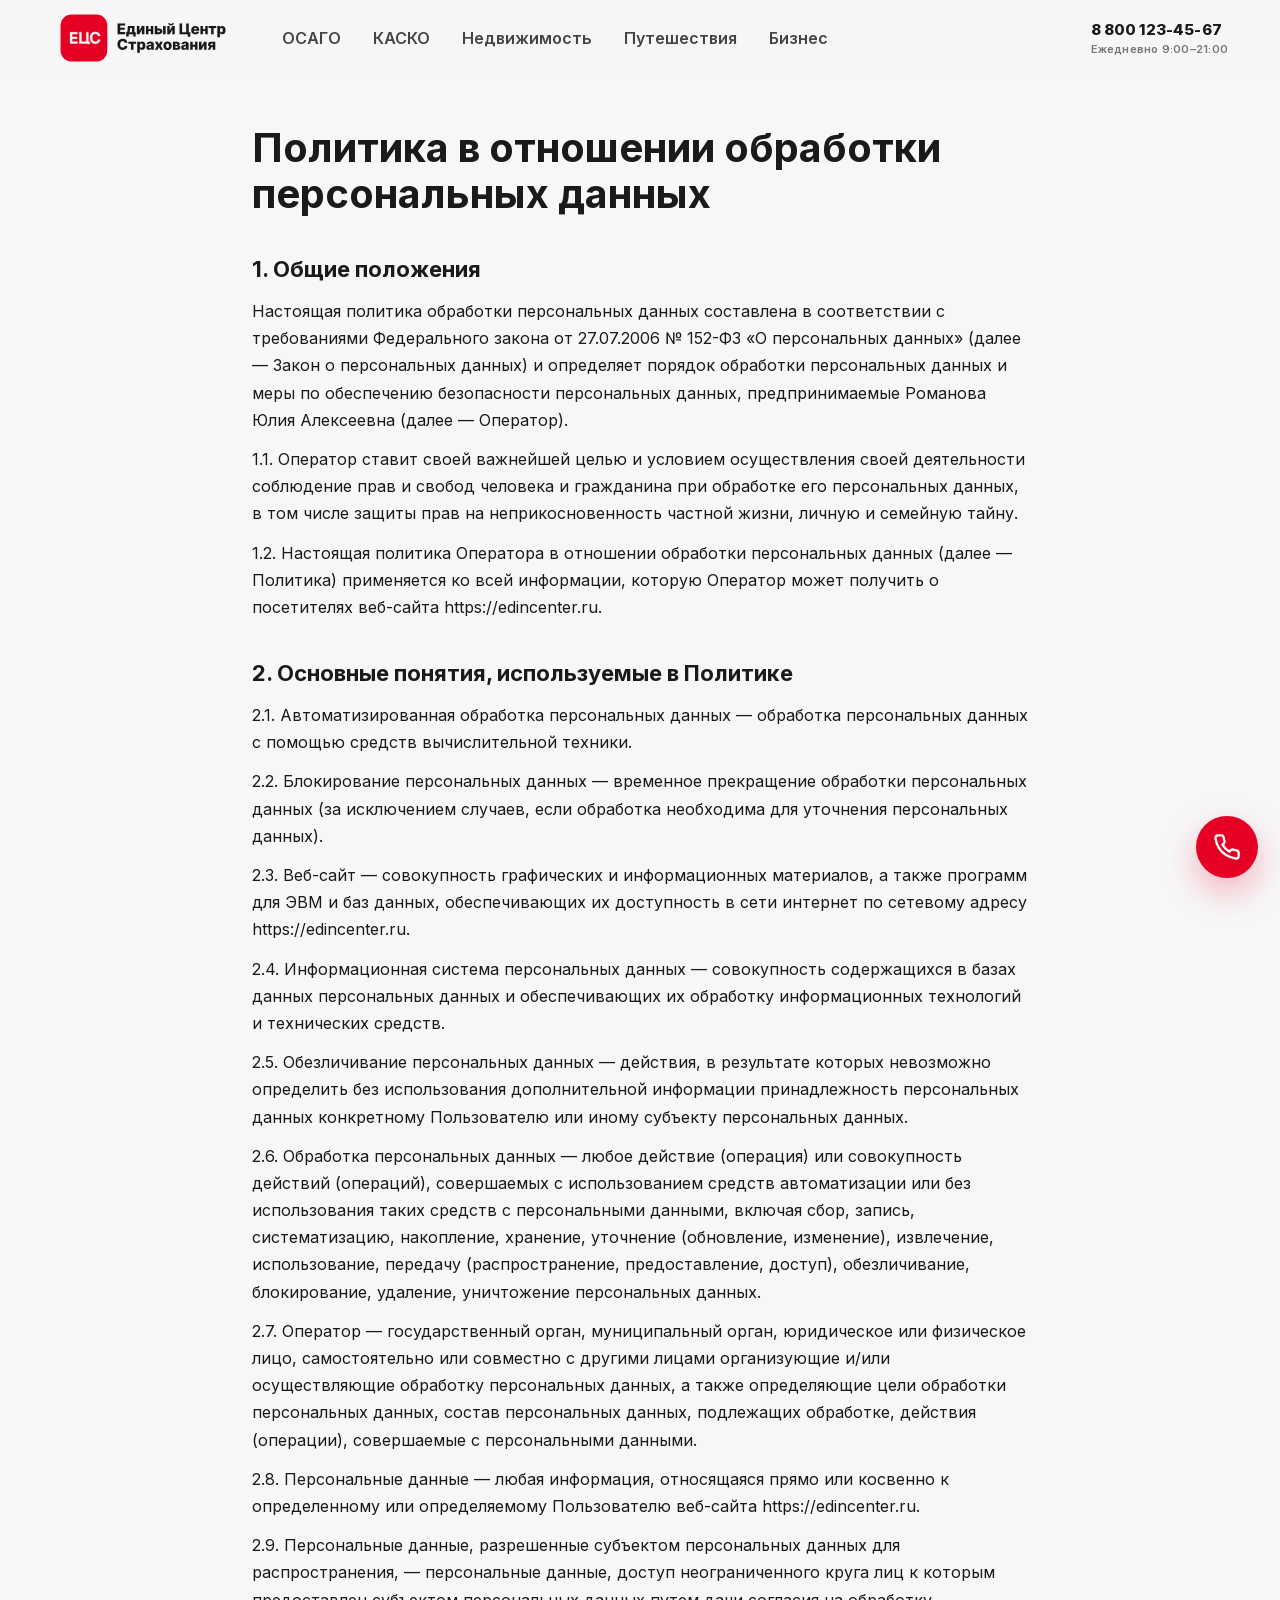
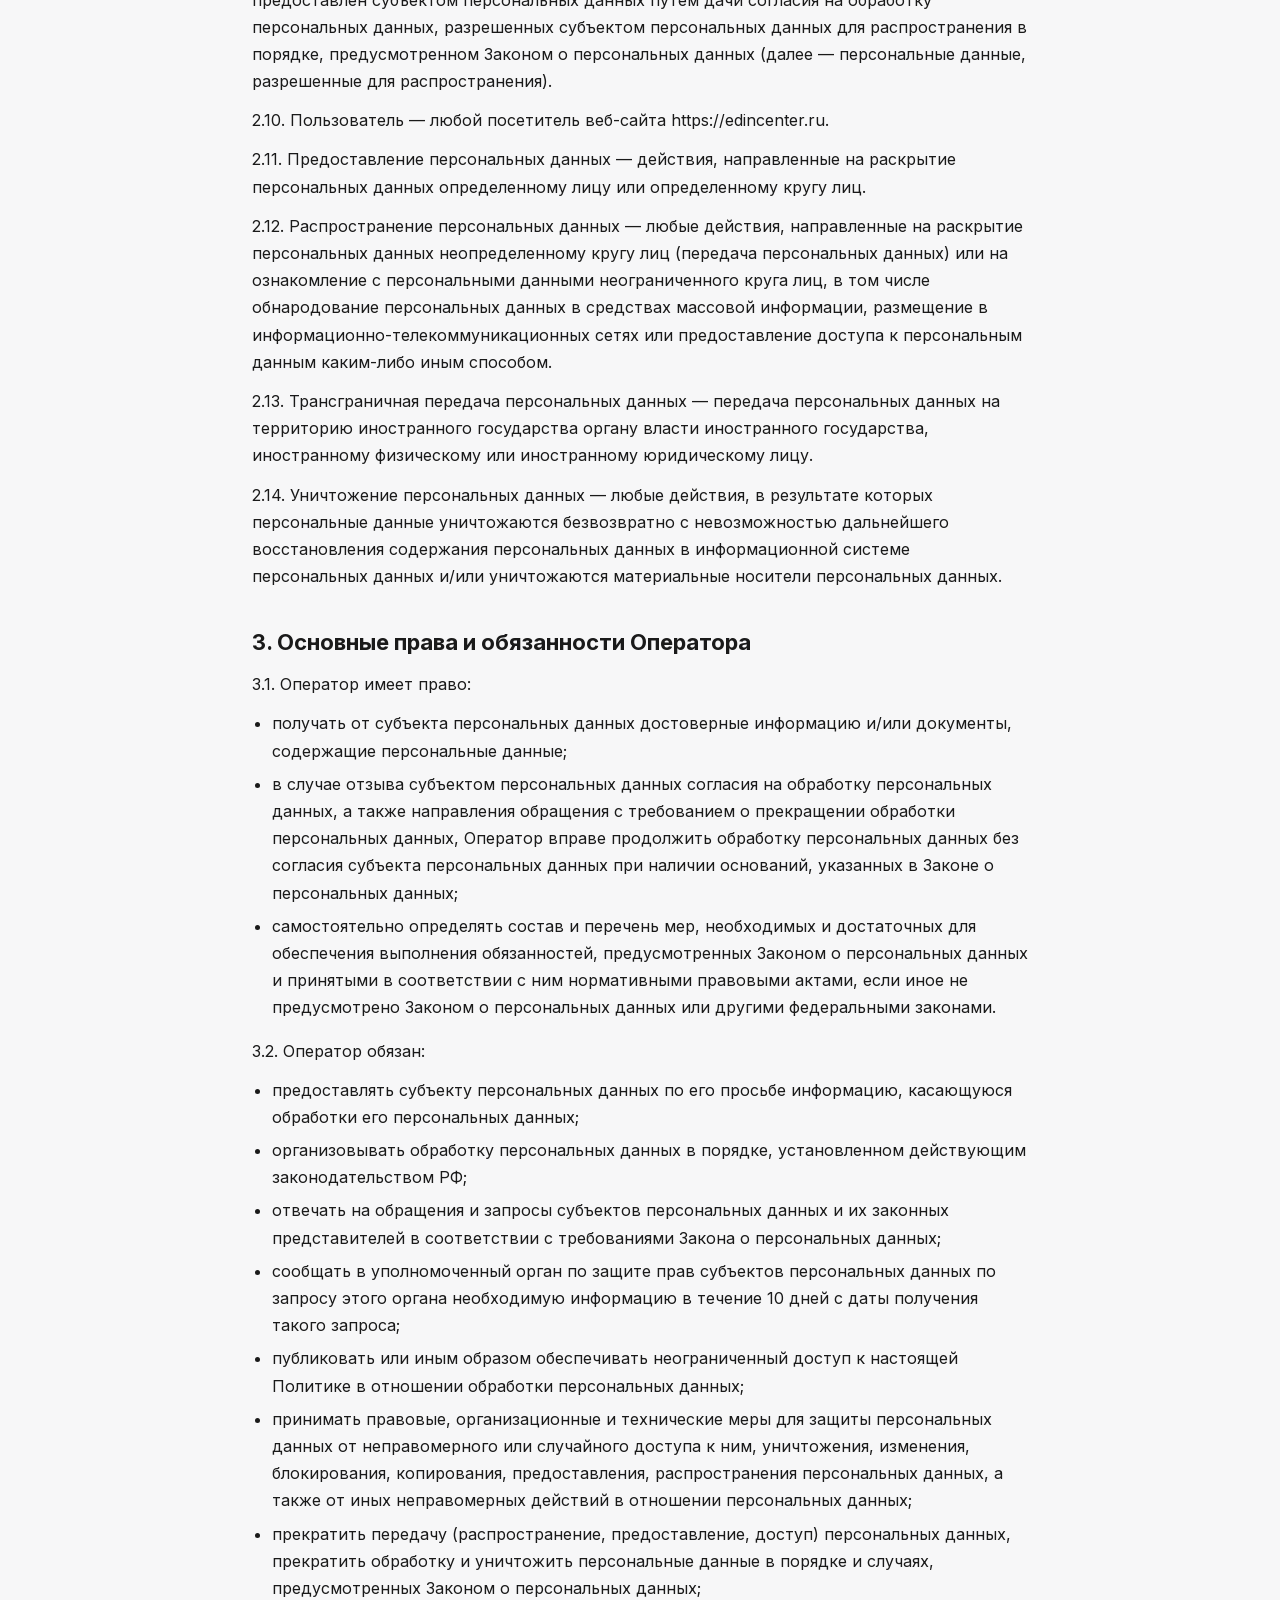
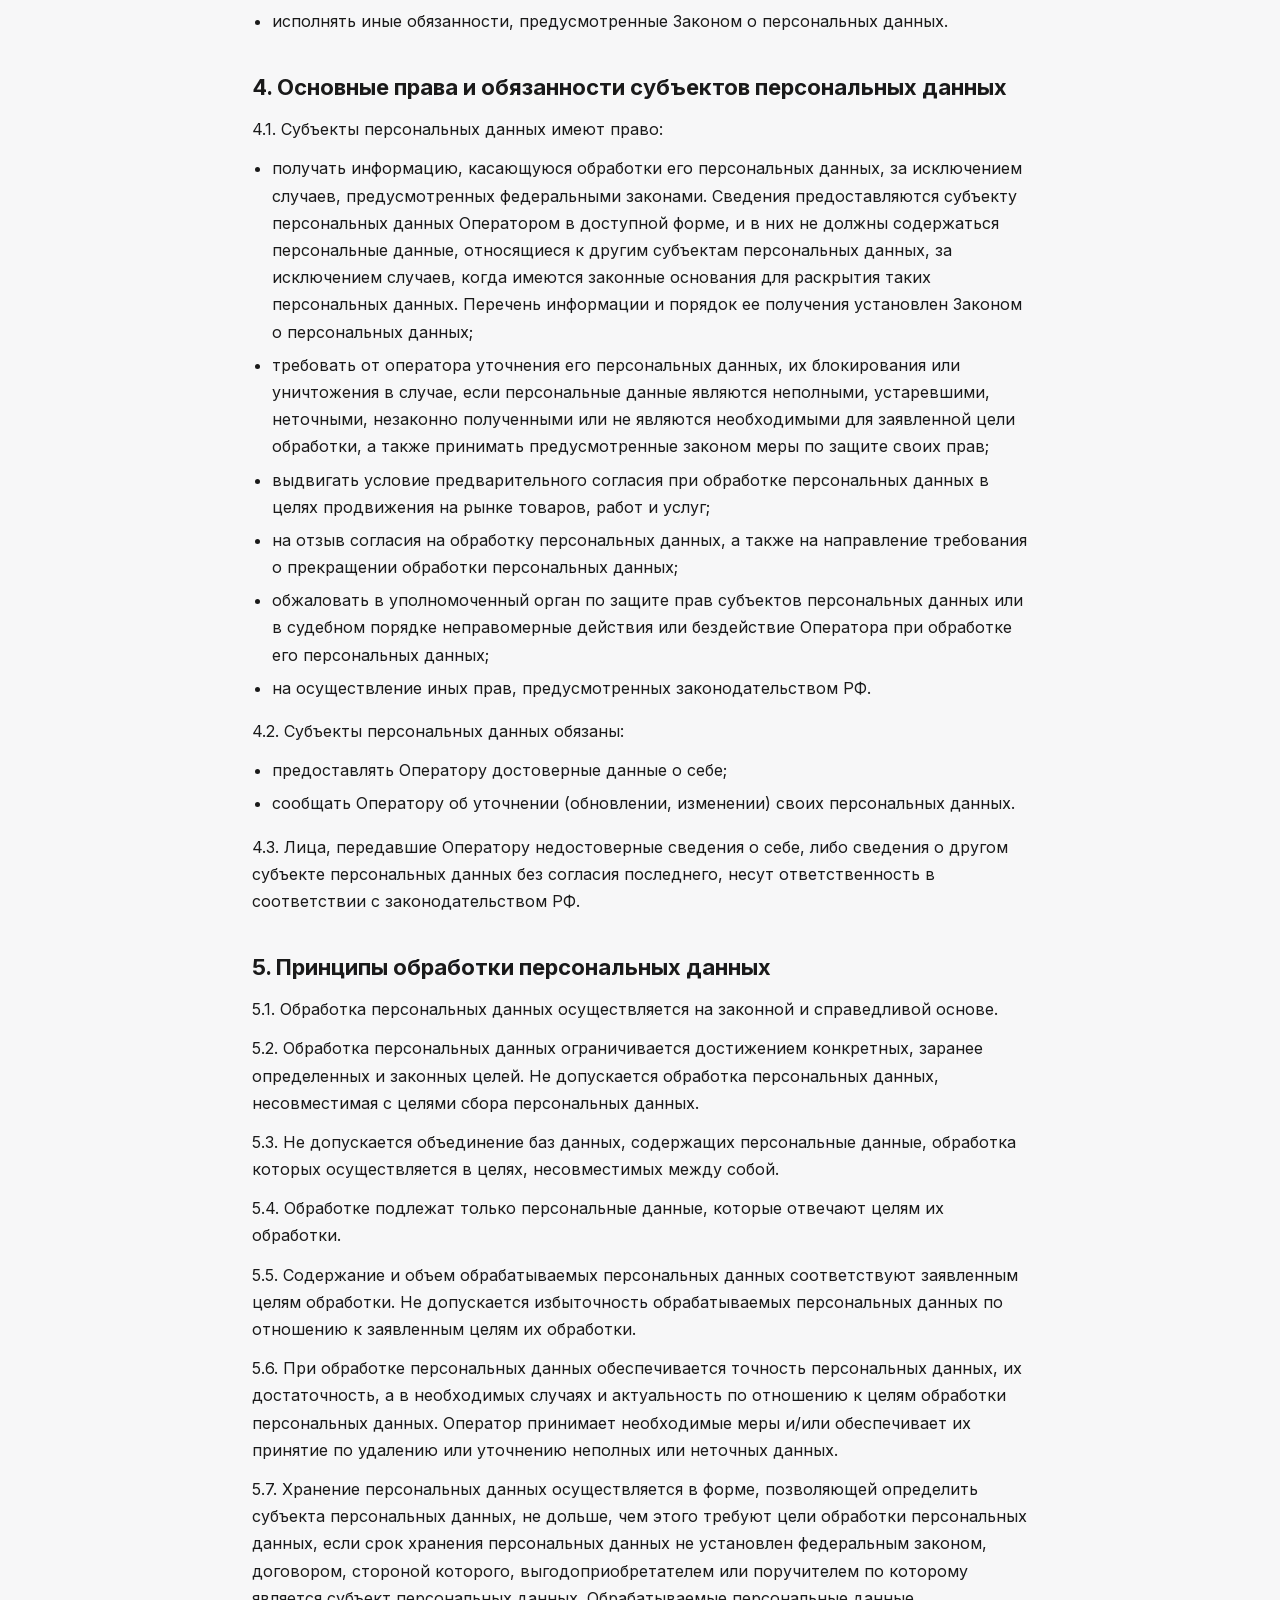
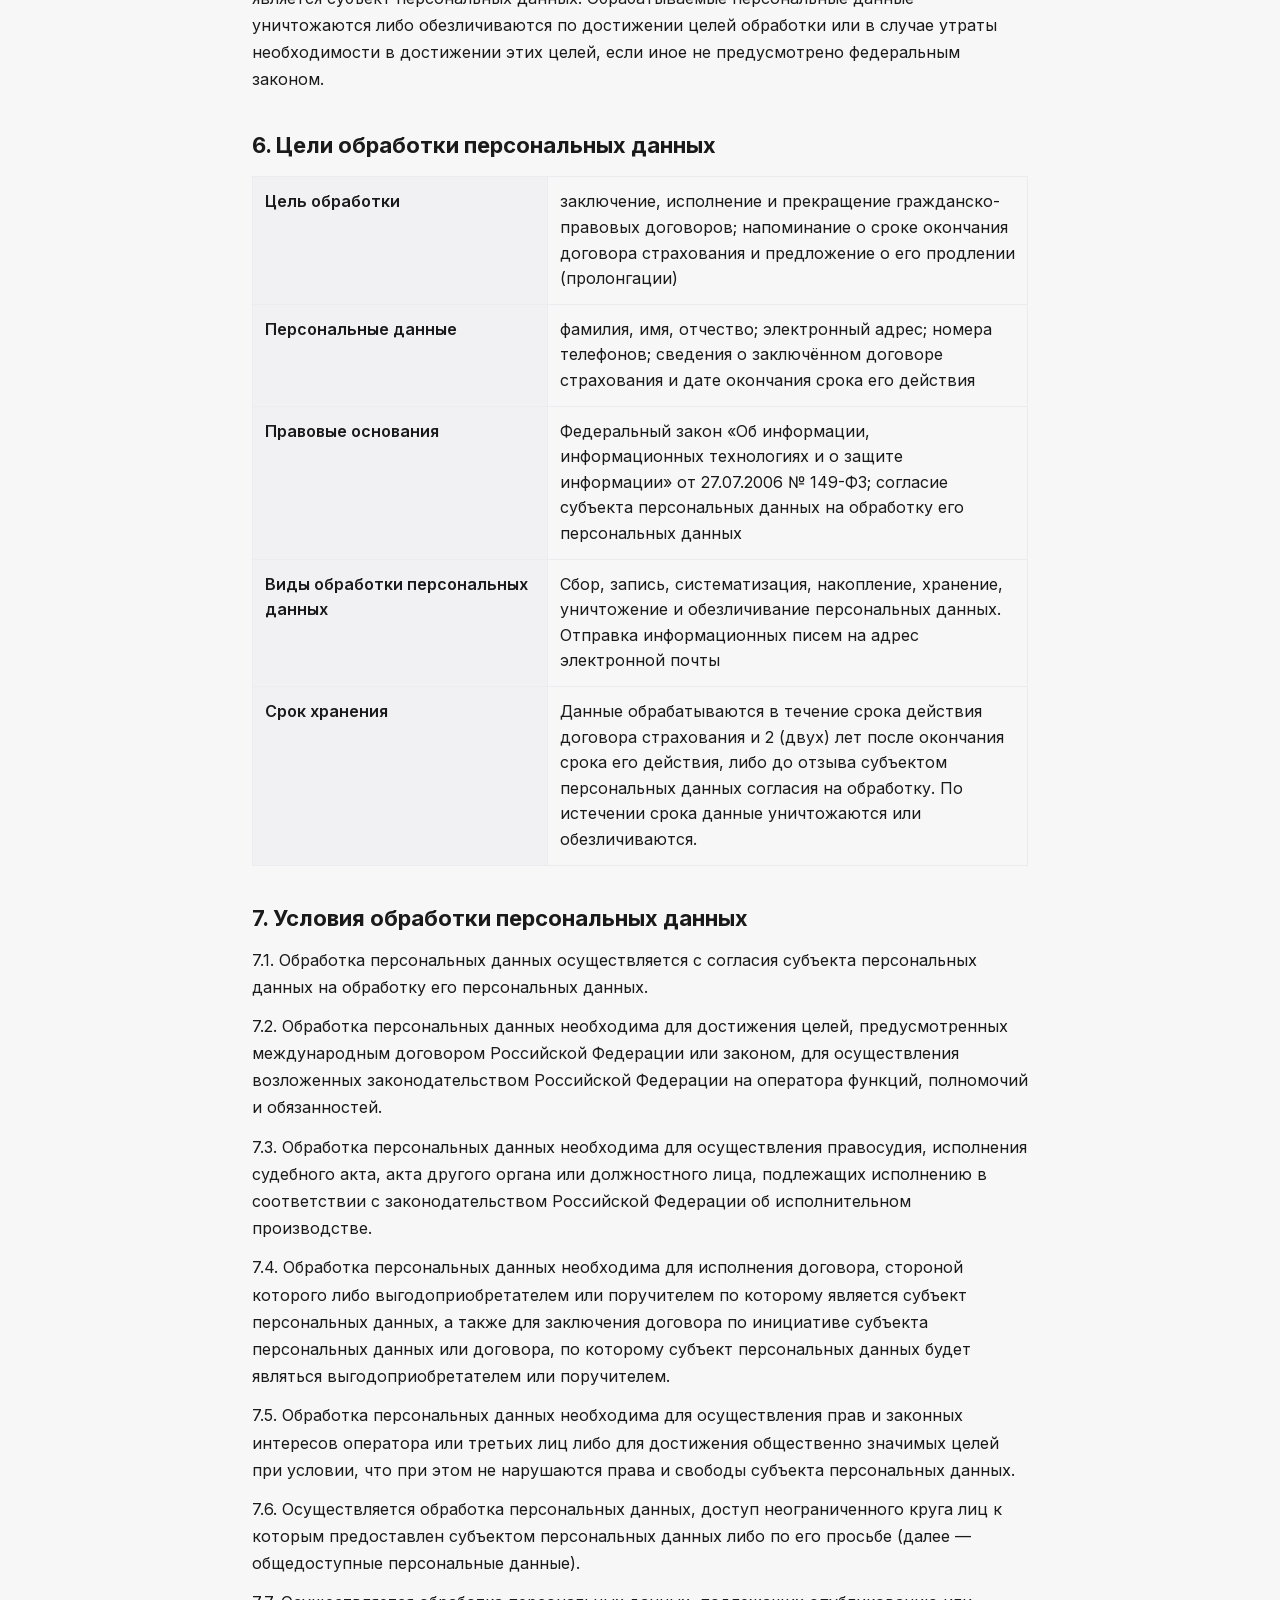
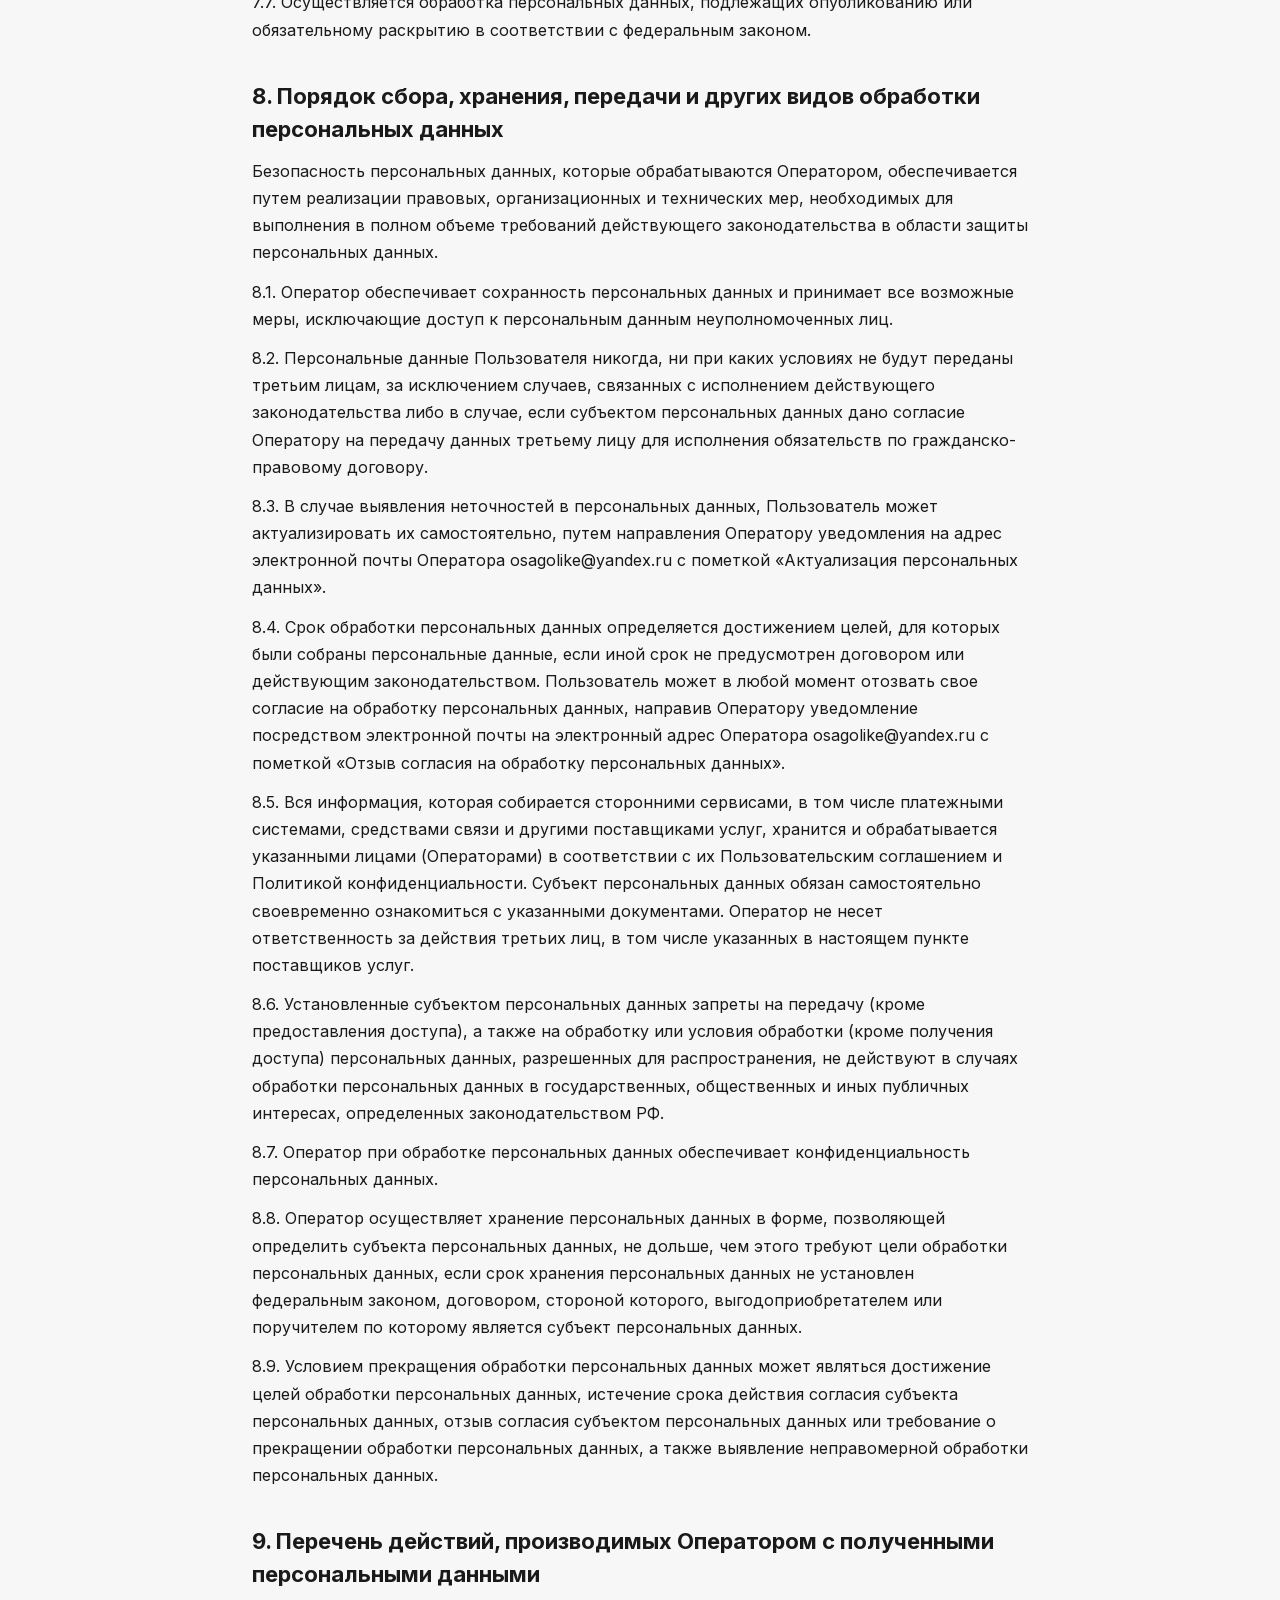
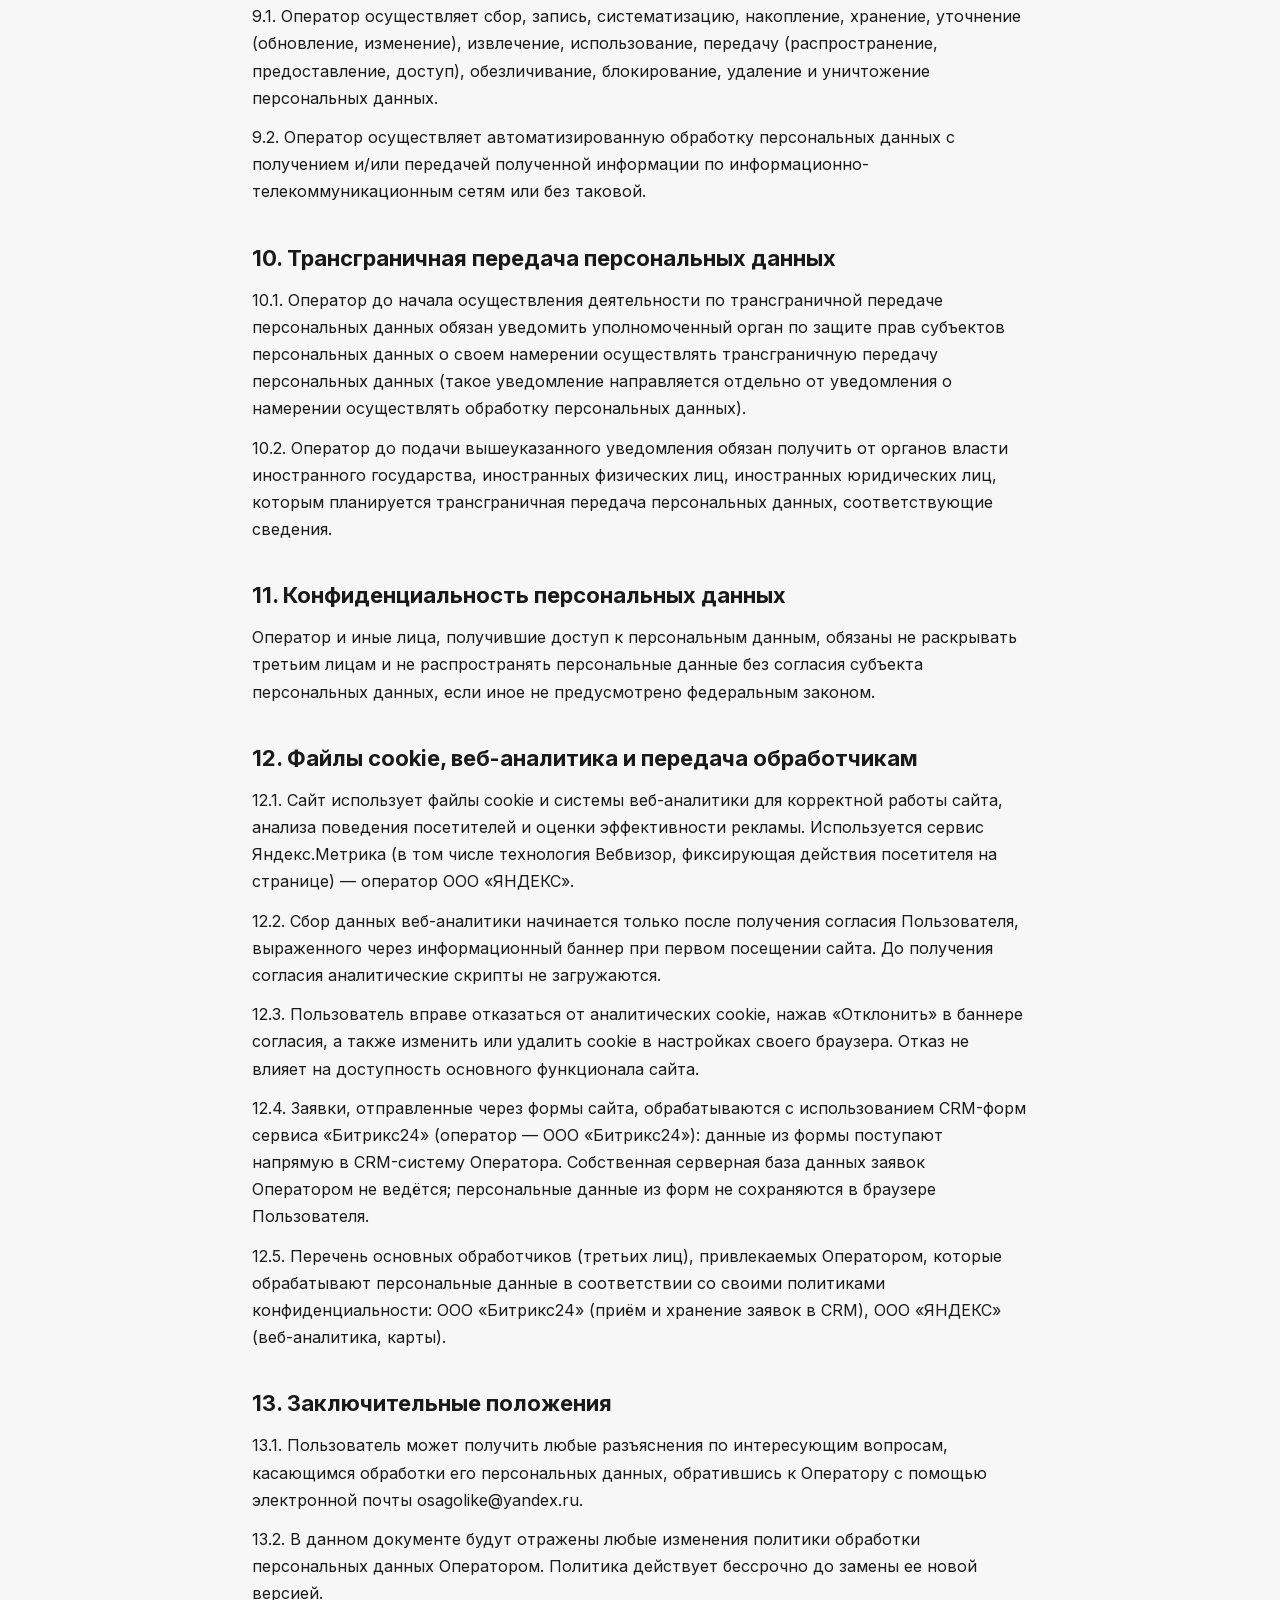
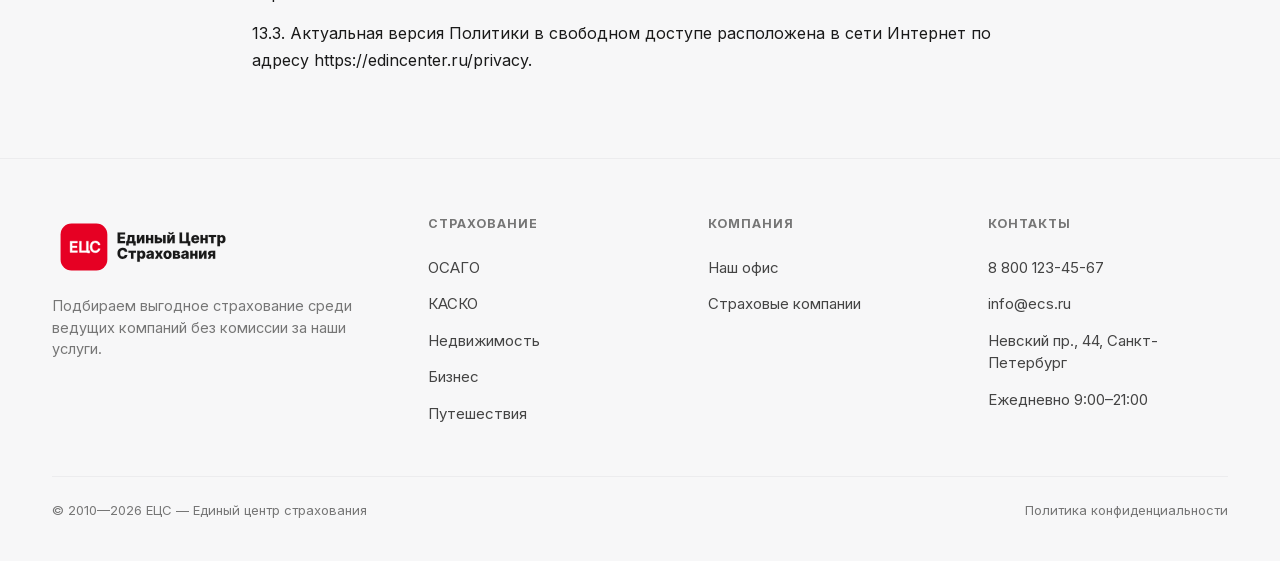
<file: frontend/privacy.html>
<!DOCTYPE html>
<html lang="ru">
<head>
  <meta charset="utf-8">
  <meta name="viewport" content="width=device-width, initial-scale=1">
  <title>Политика обработки персональных данных | Единый центр страхования</title>
  <meta name="description" content="Политика в отношении обработки персональных данных ЕЦС в соответствии с Федеральным законом № 152-ФЗ.">
  <link rel="canonical" href="https://edincenter.ru/privacy.html">
  <meta property="og:type" content="website">
  <meta property="og:site_name" content="ЕЦС — Единый центр страхования">
  <meta property="og:locale" content="ru_RU">
  <meta property="og:title" content="Политика обработки персональных данных | Единый центр страхования">
  <meta property="og:description" content="Политика в отношении обработки персональных данных ЕЦС в соответствии с Федеральным законом № 152-ФЗ.">
  <meta property="og:url" content="https://edincenter.ru/privacy.html">
  <meta property="og:image" content="https://edincenter.ru/assets/img/og.png">
  <meta name="twitter:card" content="summary_large_image">
  <meta name="twitter:title" content="Политика обработки персональных данных | Единый центр страхования">
  <meta name="twitter:description" content="Политика в отношении обработки персональных данных ЕЦС в соответствии с Федеральным законом № 152-ФЗ.">
  <meta name="twitter:image" content="https://edincenter.ru/assets/img/og.png">
  <link rel="icon" href="/favicon.ico" sizes="32x32">
  <link rel="icon" href="/favicon.svg" type="image/svg+xml">
  <link rel="apple-touch-icon" href="/apple-touch-icon.png">
  <link rel="manifest" href="/site.webmanifest">
  <meta name="theme-color" content="#e60023">
  <link rel="preload" href="assets/fonts/inter-cyrillic.woff2" as="font" type="font/woff2" crossorigin>
  <link rel="preload" href="assets/fonts/inter-latin.woff2" as="font" type="font/woff2" crossorigin>
  <link rel="stylesheet" href="assets/css/tokens.css">
  <link rel="stylesheet" href="assets/css/base.css">
  <link rel="stylesheet" href="assets/css/components.css">
</head>
<body data-product="Политика конфиденциальности">

<header class="header" id="header">
  <div class="wrap header__row">
    <a class="brand" href="index.html" aria-label="ЕЦС — Единый центр страхования"><img class="brand__logo brand__logo--light" src="assets/img/logo-ecs-horizontal.svg" alt="ЕЦС — Единый центр страхования" width="160" height="56"><img class="brand__logo brand__logo--dark" src="assets/img/logo-ecs-horizontal-white.svg" alt="ЕЦС — Единый центр страхования" width="160" height="56"></a>

    <nav class="nav">
      <a href="osago.html">ОСАГО</a>
      <a href="kasko.html">КАСКО</a>
      <a href="property.html">Недвижимость</a>
      <a href="travel.html">Путешествия</a>
      <a href="business.html">Бизнес</a>
    </nav>

    <div class="header__cta">
      <a class="header__phone js-phone" href="tel:+78001234567">8 800 123-45-67<span>Ежедневно 9:00–21:00</span></a>
      <button class="burger" aria-label="Меню"><span class="burger__bars"></span><span class="burger__label">Меню</span></button>
    </div>
  </div>
</header>

<div class="mobnav" id="mobnav">
  <a href="index.html">Главная</a>
  <a href="osago.html">ОСАГО</a>
  <a href="kasko.html">КАСКО</a>
  <a href="property.html">Недвижимость</a>
  <a href="travel.html">Путешествия</a>
  <a href="business.html">Бизнес</a>
  <a class="mobnav__phone js-phone" href="tel:+78001234567">8 800 123-45-67</a>
</div>

<main id="top">
  <section class="section legal">
    <div class="wrap">
      <h1>Политика в отношении обработки персональных данных</h1>

      <h2>1. Общие положения</h2>
      <p>Настоящая политика обработки персональных данных составлена в соответствии с требованиями Федерального закона от 27.07.2006 № 152-ФЗ «О персональных данных» (далее — Закон о персональных данных) и определяет порядок обработки персональных данных и меры по обеспечению безопасности персональных данных, предпринимаемые Романова Юлия Алексеевна (далее — Оператор).</p>
      <p>1.1. Оператор ставит своей важнейшей целью и условием осуществления своей деятельности соблюдение прав и свобод человека и гражданина при обработке его персональных данных, в том числе защиты прав на неприкосновенность частной жизни, личную и семейную тайну.</p>
      <p>1.2. Настоящая политика Оператора в отношении обработки персональных данных (далее — Политика) применяется ко всей информации, которую Оператор может получить о посетителях веб-сайта https://edincenter.ru.</p>

      <h2>2. Основные понятия, используемые в Политике</h2>
      <p>2.1. Автоматизированная обработка персональных данных — обработка персональных данных с помощью средств вычислительной техники.</p>
      <p>2.2. Блокирование персональных данных — временное прекращение обработки персональных данных (за исключением случаев, если обработка необходима для уточнения персональных данных).</p>
      <p>2.3. Веб-сайт — совокупность графических и информационных материалов, а также программ для ЭВМ и баз данных, обеспечивающих их доступность в сети интернет по сетевому адресу https://edincenter.ru.</p>
      <p>2.4. Информационная система персональных данных — совокупность содержащихся в базах данных персональных данных и обеспечивающих их обработку информационных технологий и технических средств.</p>
      <p>2.5. Обезличивание персональных данных — действия, в результате которых невозможно определить без использования дополнительной информации принадлежность персональных данных конкретному Пользователю или иному субъекту персональных данных.</p>
      <p>2.6. Обработка персональных данных — любое действие (операция) или совокупность действий (операций), совершаемых с использованием средств автоматизации или без использования таких средств с персональными данными, включая сбор, запись, систематизацию, накопление, хранение, уточнение (обновление, изменение), извлечение, использование, передачу (распространение, предоставление, доступ), обезличивание, блокирование, удаление, уничтожение персональных данных.</p>
      <p>2.7. Оператор — государственный орган, муниципальный орган, юридическое или физическое лицо, самостоятельно или совместно с другими лицами организующие и/или осуществляющие обработку персональных данных, а также определяющие цели обработки персональных данных, состав персональных данных, подлежащих обработке, действия (операции), совершаемые с персональными данными.</p>
      <p>2.8. Персональные данные — любая информация, относящаяся прямо или косвенно к определенному или определяемому Пользователю веб-сайта https://edincenter.ru.</p>
      <p>2.9. Персональные данные, разрешенные субъектом персональных данных для распространения, — персональные данные, доступ неограниченного круга лиц к которым предоставлен субъектом персональных данных путем дачи согласия на обработку персональных данных, разрешенных субъектом персональных данных для распространения в порядке, предусмотренном Законом о персональных данных (далее — персональные данные, разрешенные для распространения).</p>
      <p>2.10. Пользователь — любой посетитель веб-сайта https://edincenter.ru.</p>
      <p>2.11. Предоставление персональных данных — действия, направленные на раскрытие персональных данных определенному лицу или определенному кругу лиц.</p>
      <p>2.12. Распространение персональных данных — любые действия, направленные на раскрытие персональных данных неопределенному кругу лиц (передача персональных данных) или на ознакомление с персональными данными неограниченного круга лиц, в том числе обнародование персональных данных в средствах массовой информации, размещение в информационно-телекоммуникационных сетях или предоставление доступа к персональным данным каким-либо иным способом.</p>
      <p>2.13. Трансграничная передача персональных данных — передача персональных данных на территорию иностранного государства органу власти иностранного государства, иностранному физическому или иностранному юридическому лицу.</p>
      <p>2.14. Уничтожение персональных данных — любые действия, в результате которых персональные данные уничтожаются безвозвратно с невозможностью дальнейшего восстановления содержания персональных данных в информационной системе персональных данных и/или уничтожаются материальные носители персональных данных.</p>

      <h2>3. Основные права и обязанности Оператора</h2>
      <p>3.1. Оператор имеет право:</p>
      <ul>
        <li>получать от субъекта персональных данных достоверные информацию и/или документы, содержащие персональные данные;</li>
        <li>в случае отзыва субъектом персональных данных согласия на обработку персональных данных, а также направления обращения с требованием о прекращении обработки персональных данных, Оператор вправе продолжить обработку персональных данных без согласия субъекта персональных данных при наличии оснований, указанных в Законе о персональных данных;</li>
        <li>самостоятельно определять состав и перечень мер, необходимых и достаточных для обеспечения выполнения обязанностей, предусмотренных Законом о персональных данных и принятыми в соответствии с ним нормативными правовыми актами, если иное не предусмотрено Законом о персональных данных или другими федеральными законами.</li>
      </ul>
      <p>3.2. Оператор обязан:</p>
      <ul>
        <li>предоставлять субъекту персональных данных по его просьбе информацию, касающуюся обработки его персональных данных;</li>
        <li>организовывать обработку персональных данных в порядке, установленном действующим законодательством РФ;</li>
        <li>отвечать на обращения и запросы субъектов персональных данных и их законных представителей в соответствии с требованиями Закона о персональных данных;</li>
        <li>сообщать в уполномоченный орган по защите прав субъектов персональных данных по запросу этого органа необходимую информацию в течение 10 дней с даты получения такого запроса;</li>
        <li>публиковать или иным образом обеспечивать неограниченный доступ к настоящей Политике в отношении обработки персональных данных;</li>
        <li>принимать правовые, организационные и технические меры для защиты персональных данных от неправомерного или случайного доступа к ним, уничтожения, изменения, блокирования, копирования, предоставления, распространения персональных данных, а также от иных неправомерных действий в отношении персональных данных;</li>
        <li>прекратить передачу (распространение, предоставление, доступ) персональных данных, прекратить обработку и уничтожить персональные данные в порядке и случаях, предусмотренных Законом о персональных данных;</li>
        <li>исполнять иные обязанности, предусмотренные Законом о персональных данных.</li>
      </ul>

      <h2>4. Основные права и обязанности субъектов персональных данных</h2>
      <p>4.1. Субъекты персональных данных имеют право:</p>
      <ul>
        <li>получать информацию, касающуюся обработки его персональных данных, за исключением случаев, предусмотренных федеральными законами. Сведения предоставляются субъекту персональных данных Оператором в доступной форме, и в них не должны содержаться персональные данные, относящиеся к другим субъектам персональных данных, за исключением случаев, когда имеются законные основания для раскрытия таких персональных данных. Перечень информации и порядок ее получения установлен Законом о персональных данных;</li>
        <li>требовать от оператора уточнения его персональных данных, их блокирования или уничтожения в случае, если персональные данные являются неполными, устаревшими, неточными, незаконно полученными или не являются необходимыми для заявленной цели обработки, а также принимать предусмотренные законом меры по защите своих прав;</li>
        <li>выдвигать условие предварительного согласия при обработке персональных данных в целях продвижения на рынке товаров, работ и услуг;</li>
        <li>на отзыв согласия на обработку персональных данных, а также на направление требования о прекращении обработки персональных данных;</li>
        <li>обжаловать в уполномоченный орган по защите прав субъектов персональных данных или в судебном порядке неправомерные действия или бездействие Оператора при обработке его персональных данных;</li>
        <li>на осуществление иных прав, предусмотренных законодательством РФ.</li>
      </ul>
      <p>4.2. Субъекты персональных данных обязаны:</p>
      <ul>
        <li>предоставлять Оператору достоверные данные о себе;</li>
        <li>сообщать Оператору об уточнении (обновлении, изменении) своих персональных данных.</li>
      </ul>
      <p>4.3. Лица, передавшие Оператору недостоверные сведения о себе, либо сведения о другом субъекте персональных данных без согласия последнего, несут ответственность в соответствии с законодательством РФ.</p>

      <h2>5. Принципы обработки персональных данных</h2>
      <p>5.1. Обработка персональных данных осуществляется на законной и справедливой основе.</p>
      <p>5.2. Обработка персональных данных ограничивается достижением конкретных, заранее определенных и законных целей. Не допускается обработка персональных данных, несовместимая с целями сбора персональных данных.</p>
      <p>5.3. Не допускается объединение баз данных, содержащих персональные данные, обработка которых осуществляется в целях, несовместимых между собой.</p>
      <p>5.4. Обработке подлежат только персональные данные, которые отвечают целям их обработки.</p>
      <p>5.5. Содержание и объем обрабатываемых персональных данных соответствуют заявленным целям обработки. Не допускается избыточность обрабатываемых персональных данных по отношению к заявленным целям их обработки.</p>
      <p>5.6. При обработке персональных данных обеспечивается точность персональных данных, их достаточность, а в необходимых случаях и актуальность по отношению к целям обработки персональных данных. Оператор принимает необходимые меры и/или обеспечивает их принятие по удалению или уточнению неполных или неточных данных.</p>
      <p>5.7. Хранение персональных данных осуществляется в форме, позволяющей определить субъекта персональных данных, не дольше, чем этого требуют цели обработки персональных данных, если срок хранения персональных данных не установлен федеральным законом, договором, стороной которого, выгодоприобретателем или поручителем по которому является субъект персональных данных. Обрабатываемые персональные данные уничтожаются либо обезличиваются по достижении целей обработки или в случае утраты необходимости в достижении этих целей, если иное не предусмотрено федеральным законом.</p>

      <h2>6. Цели обработки персональных данных</h2>
      <table>
        <tr><td>Цель обработки</td><td>заключение, исполнение и прекращение гражданско-правовых договоров; напоминание о сроке окончания договора страхования и предложение о его продлении (пролонгации)</td></tr>
        <tr><td>Персональные данные</td><td>фамилия, имя, отчество; электронный адрес; номера телефонов; сведения о заключённом договоре страхования и дате окончания срока его действия</td></tr>
        <tr><td>Правовые основания</td><td>Федеральный закон «Об информации, информационных технологиях и о защите информации» от 27.07.2006 № 149-ФЗ; согласие субъекта персональных данных на обработку его персональных данных</td></tr>
        <tr><td>Виды обработки персональных данных</td><td>Сбор, запись, систематизация, накопление, хранение, уничтожение и обезличивание персональных данных. Отправка информационных писем на адрес электронной почты</td></tr>
        <tr><td>Срок хранения</td><td>Данные обрабатываются в течение срока действия договора страхования и 2 (двух) лет после окончания срока его действия, либо до отзыва субъектом персональных данных согласия на обработку. По истечении срока данные уничтожаются или обезличиваются.</td></tr>
      </table>

      <h2>7. Условия обработки персональных данных</h2>
      <p>7.1. Обработка персональных данных осуществляется с согласия субъекта персональных данных на обработку его персональных данных.</p>
      <p>7.2. Обработка персональных данных необходима для достижения целей, предусмотренных международным договором Российской Федерации или законом, для осуществления возложенных законодательством Российской Федерации на оператора функций, полномочий и обязанностей.</p>
      <p>7.3. Обработка персональных данных необходима для осуществления правосудия, исполнения судебного акта, акта другого органа или должностного лица, подлежащих исполнению в соответствии с законодательством Российской Федерации об исполнительном производстве.</p>
      <p>7.4. Обработка персональных данных необходима для исполнения договора, стороной которого либо выгодоприобретателем или поручителем по которому является субъект персональных данных, а также для заключения договора по инициативе субъекта персональных данных или договора, по которому субъект персональных данных будет являться выгодоприобретателем или поручителем.</p>
      <p>7.5. Обработка персональных данных необходима для осуществления прав и законных интересов оператора или третьих лиц либо для достижения общественно значимых целей при условии, что при этом не нарушаются права и свободы субъекта персональных данных.</p>
      <p>7.6. Осуществляется обработка персональных данных, доступ неограниченного круга лиц к которым предоставлен субъектом персональных данных либо по его просьбе (далее — общедоступные персональные данные).</p>
      <p>7.7. Осуществляется обработка персональных данных, подлежащих опубликованию или обязательному раскрытию в соответствии с федеральным законом.</p>

      <h2>8. Порядок сбора, хранения, передачи и других видов обработки персональных данных</h2>
      <p>Безопасность персональных данных, которые обрабатываются Оператором, обеспечивается путем реализации правовых, организационных и технических мер, необходимых для выполнения в полном объеме требований действующего законодательства в области защиты персональных данных.</p>
      <p>8.1. Оператор обеспечивает сохранность персональных данных и принимает все возможные меры, исключающие доступ к персональным данным неуполномоченных лиц.</p>
      <p>8.2. Персональные данные Пользователя никогда, ни при каких условиях не будут переданы третьим лицам, за исключением случаев, связанных с исполнением действующего законодательства либо в случае, если субъектом персональных данных дано согласие Оператору на передачу данных третьему лицу для исполнения обязательств по гражданско-правовому договору.</p>
      <p>8.3. В случае выявления неточностей в персональных данных, Пользователь может актуализировать их самостоятельно, путем направления Оператору уведомления на адрес электронной почты Оператора osagolike@yandex.ru с пометкой «Актуализация персональных данных».</p>
      <p>8.4. Срок обработки персональных данных определяется достижением целей, для которых были собраны персональные данные, если иной срок не предусмотрен договором или действующим законодательством. Пользователь может в любой момент отозвать свое согласие на обработку персональных данных, направив Оператору уведомление посредством электронной почты на электронный адрес Оператора osagolike@yandex.ru с пометкой «Отзыв согласия на обработку персональных данных».</p>
      <p>8.5. Вся информация, которая собирается сторонними сервисами, в том числе платежными системами, средствами связи и другими поставщиками услуг, хранится и обрабатывается указанными лицами (Операторами) в соответствии с их Пользовательским соглашением и Политикой конфиденциальности. Субъект персональных данных обязан самостоятельно своевременно ознакомиться с указанными документами. Оператор не несет ответственность за действия третьих лиц, в том числе указанных в настоящем пункте поставщиков услуг.</p>
      <p>8.6. Установленные субъектом персональных данных запреты на передачу (кроме предоставления доступа), а также на обработку или условия обработки (кроме получения доступа) персональных данных, разрешенных для распространения, не действуют в случаях обработки персональных данных в государственных, общественных и иных публичных интересах, определенных законодательством РФ.</p>
      <p>8.7. Оператор при обработке персональных данных обеспечивает конфиденциальность персональных данных.</p>
      <p>8.8. Оператор осуществляет хранение персональных данных в форме, позволяющей определить субъекта персональных данных, не дольше, чем этого требуют цели обработки персональных данных, если срок хранения персональных данных не установлен федеральным законом, договором, стороной которого, выгодоприобретателем или поручителем по которому является субъект персональных данных.</p>
      <p>8.9. Условием прекращения обработки персональных данных может являться достижение целей обработки персональных данных, истечение срока действия согласия субъекта персональных данных, отзыв согласия субъектом персональных данных или требование о прекращении обработки персональных данных, а также выявление неправомерной обработки персональных данных.</p>

      <h2>9. Перечень действий, производимых Оператором с полученными персональными данными</h2>
      <p>9.1. Оператор осуществляет сбор, запись, систематизацию, накопление, хранение, уточнение (обновление, изменение), извлечение, использование, передачу (распространение, предоставление, доступ), обезличивание, блокирование, удаление и уничтожение персональных данных.</p>
      <p>9.2. Оператор осуществляет автоматизированную обработку персональных данных с получением и/или передачей полученной информации по информационно-телекоммуникационным сетям или без таковой.</p>

      <h2>10. Трансграничная передача персональных данных</h2>
      <p>10.1. Оператор до начала осуществления деятельности по трансграничной передаче персональных данных обязан уведомить уполномоченный орган по защите прав субъектов персональных данных о своем намерении осуществлять трансграничную передачу персональных данных (такое уведомление направляется отдельно от уведомления о намерении осуществлять обработку персональных данных).</p>
      <p>10.2. Оператор до подачи вышеуказанного уведомления обязан получить от органов власти иностранного государства, иностранных физических лиц, иностранных юридических лиц, которым планируется трансграничная передача персональных данных, соответствующие сведения.</p>

      <h2>11. Конфиденциальность персональных данных</h2>
      <p>Оператор и иные лица, получившие доступ к персональным данным, обязаны не раскрывать третьим лицам и не распространять персональные данные без согласия субъекта персональных данных, если иное не предусмотрено федеральным законом.</p>

      <h2>12. Файлы cookie, веб-аналитика и передача обработчикам</h2>
      <p>12.1. Сайт использует файлы cookie и системы веб-аналитики для корректной работы сайта, анализа поведения посетителей и оценки эффективности рекламы. Используется сервис Яндекс.Метрика (в том числе технология Вебвизор, фиксирующая действия посетителя на странице) — оператор ООО «ЯНДЕКС».</p>
      <p>12.2. Сбор данных веб-аналитики начинается только после получения согласия Пользователя, выраженного через информационный баннер при первом посещении сайта. До получения согласия аналитические скрипты не загружаются.</p>
      <p>12.3. Пользователь вправе отказаться от аналитических cookie, нажав «Отклонить» в баннере согласия, а также изменить или удалить cookie в настройках своего браузера. Отказ не влияет на доступность основного функционала сайта.</p>
      <p>12.4. Заявки, отправленные через формы сайта, обрабатываются с использованием CRM-форм сервиса «Битрикс24» (оператор — ООО «Битрикс24»): данные из формы поступают напрямую в CRM-систему Оператора. Собственная серверная база данных заявок Оператором не ведётся; персональные данные из форм не сохраняются в браузере Пользователя.</p>
      <p>12.5. Перечень основных обработчиков (третьих лиц), привлекаемых Оператором, которые обрабатывают персональные данные в соответствии со своими политиками конфиденциальности: ООО «Битрикс24» (приём и хранение заявок в CRM), ООО «ЯНДЕКС» (веб-аналитика, карты).</p>

      <h2>13. Заключительные положения</h2>
      <p>13.1. Пользователь может получить любые разъяснения по интересующим вопросам, касающимся обработки его персональных данных, обратившись к Оператору с помощью электронной почты osagolike@yandex.ru.</p>
      <p>13.2. В данном документе будут отражены любые изменения политики обработки персональных данных Оператором. Политика действует бессрочно до замены ее новой версией.</p>
      <p>13.3. Актуальная версия Политики в свободном доступе расположена в сети Интернет по адресу https://edincenter.ru/privacy.</p>
    </div>
  </section>
</main>

<!-- ===================== FOOTER ===================== -->
<footer class="footer">
  <div class="wrap">
    <div class="footer__top">
      <div class="footer__brand">
        <a class="brand" href="index.html"><img class="brand__logo brand__logo--light" src="assets/img/logo-ecs-horizontal.svg" alt="ЕЦС — Единый центр страхования" width="160" height="56"><img class="brand__logo brand__logo--dark" src="assets/img/logo-ecs-horizontal-white.svg" alt="ЕЦС — Единый центр страхования" width="160" height="56"></a>
        <p>Подбираем выгодное страхование среди ведущих компаний без комиссии за наши услуги.</p>
      </div>
      <div class="footer__col">
        <h4>Страхование</h4>
        <a href="osago.html">ОСАГО</a>
        <a href="kasko.html">КАСКО</a>
        <a href="property.html">Недвижимость</a>
        <a href="business.html">Бизнес</a>
        <a href="travel.html">Путешествия</a>
      </div>
      <div class="footer__col">
        <h4>Компания</h4>
        <a href="office.html">Наш офис</a>
        <a href="insurers.html">Страховые компании</a>
      </div>
      <div class="footer__col">
        <h4>Контакты</h4>
        <a class="js-phone" href="tel:+78001234567">8 800 123-45-67</a>
        <a class="js-email" href="mailto:info@ecs.ru">info@ecs.ru</a>
        <a href="office.html">Невский пр., 44, Санкт-Петербург</a>
        <a href="office.html">Ежедневно 9:00–21:00</a>
      </div>
    </div>
    <div class="footer__bottom">
      <span>© 2010—2026 ЕЦС — Единый центр страхования</span>
      <span><a href="privacy.html">Политика конфиденциальности</a></span>
    </div>
  </div>
</footer>

<!-- ===================== LEAD MODAL ===================== -->
<div class="modal" id="leadModal" role="dialog" aria-modal="true" aria-label="Заявка">
  <div class="modal__backdrop"></div>
  <div class="modal__box">
    <div class="lead">
      <button class="modal__close" type="button" aria-label="Закрыть">✕</button>
      <h3>Оставить заявку</h3>
      <p>Оставьте контакты — перезвоним в течение 15 минут в рабочее время.</p>
      <!-- CRM-форма Битрикс24 (config.b24forms.lead). Пока не настроена — фолбэк с телефоном. -->
      <div class="b24form" data-b24form="lead" data-product="Политика конфиденциальности" data-form-slug="modal"></div>
    </div>
  </div>
</div>

<!-- ===================== CHEAPER MODAL ===================== -->
<div class="modal" id="cheaperModal" role="dialog" aria-modal="true" aria-label="Сравнить цену">
  <div class="modal__backdrop"></div>
  <div class="modal__box">
    <div class="lead">
      <button class="modal__close" type="button" aria-label="Закрыть">✕</button>
      <h3>Сравним цену — найдём дешевле</h3>
      <p>Вам уже посчитали полис у агента, в страховой, в банке или на страховом агрегаторе? Отправьте вид страховки и сумму — сравним и постараемся найти выгоднее. Бесплатно и ни к чему не обязывает.</p>
      <!-- CRM-форма Битрикс24 (config.b24forms.lead, product «Найдём дешевле»).
           TODO(1.1): в форме «Заявка» добавить поля «вид страхования» и «предложенная сумма»,
           либо менеджер уточняет их по product/комментарию. -->
      <div class="b24form" data-b24form="lead" data-product="Найдём дешевле" data-form-slug="cheaper"></div>
    </div>
  </div>
</div>

<script src="assets/js/config.js"></script>
<script src="assets/js/utm.js"></script>
<script src="assets/js/analytics.js"></script>
<script src="assets/js/bitrix.js"></script>
<script src="assets/js/leads.js"></script>
<script src="assets/js/ui.js"></script>
<script src="assets/js/main.js"></script>
<script>

</script>
<style>
.legal{padding:48px 0 72px}
.legal .wrap{max-width:840px}
.legal h1{font-size:clamp(26px,3.4vw,40px);line-height:1.15;margin:0 0 28px}
.legal h2{font-size:22px;margin:36px 0 12px}
.legal p{line-height:1.7;margin:0 0 12px;color:var(--ink)}
.legal ul{margin:0 0 16px;padding-left:20px}
.legal li{line-height:1.7;margin:0 0 6px}
.legal a{color:var(--accent)}
.legal table{border-collapse:collapse;width:100%;margin:14px 0}
.legal td{border:1px solid var(--border);padding:12px;vertical-align:top;line-height:1.6}
.legal td:first-child{width:38%;font-weight:600;background:var(--surface-2)}
</style>
</body>
</html>
</file>
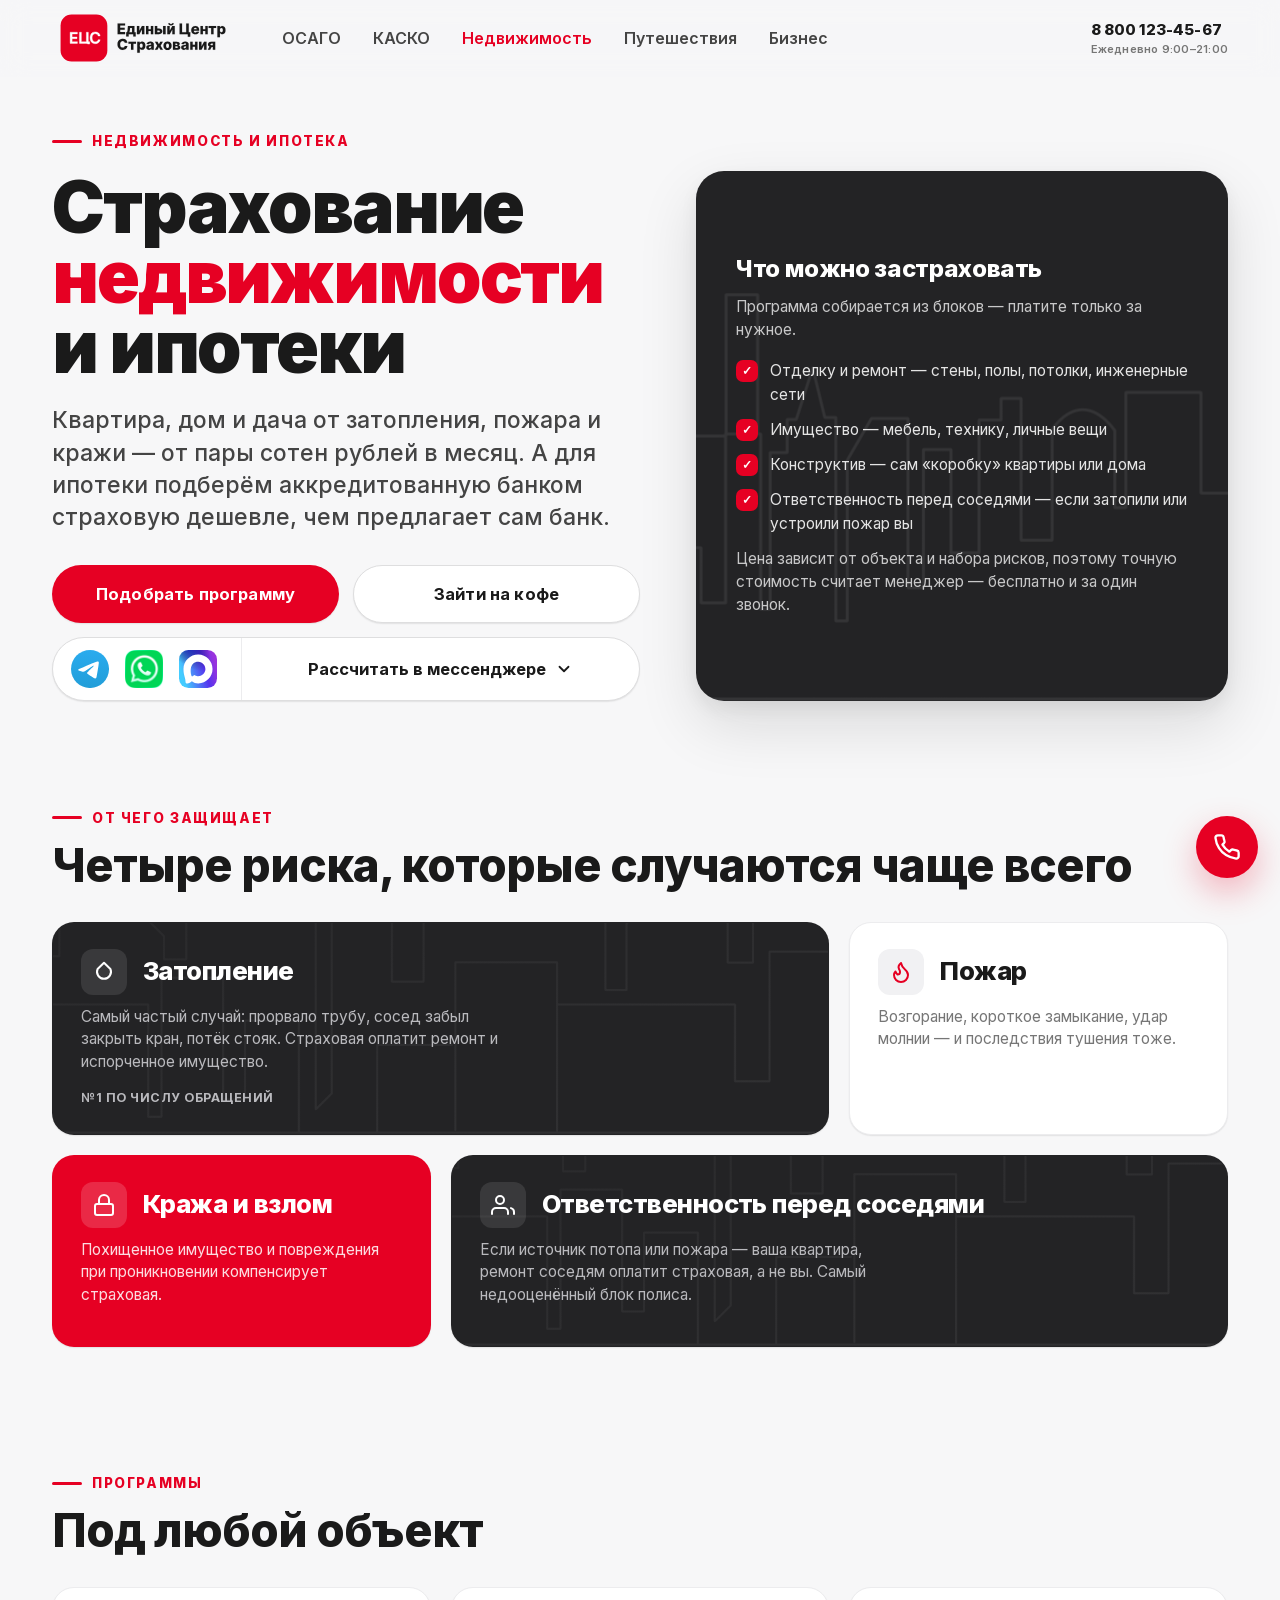
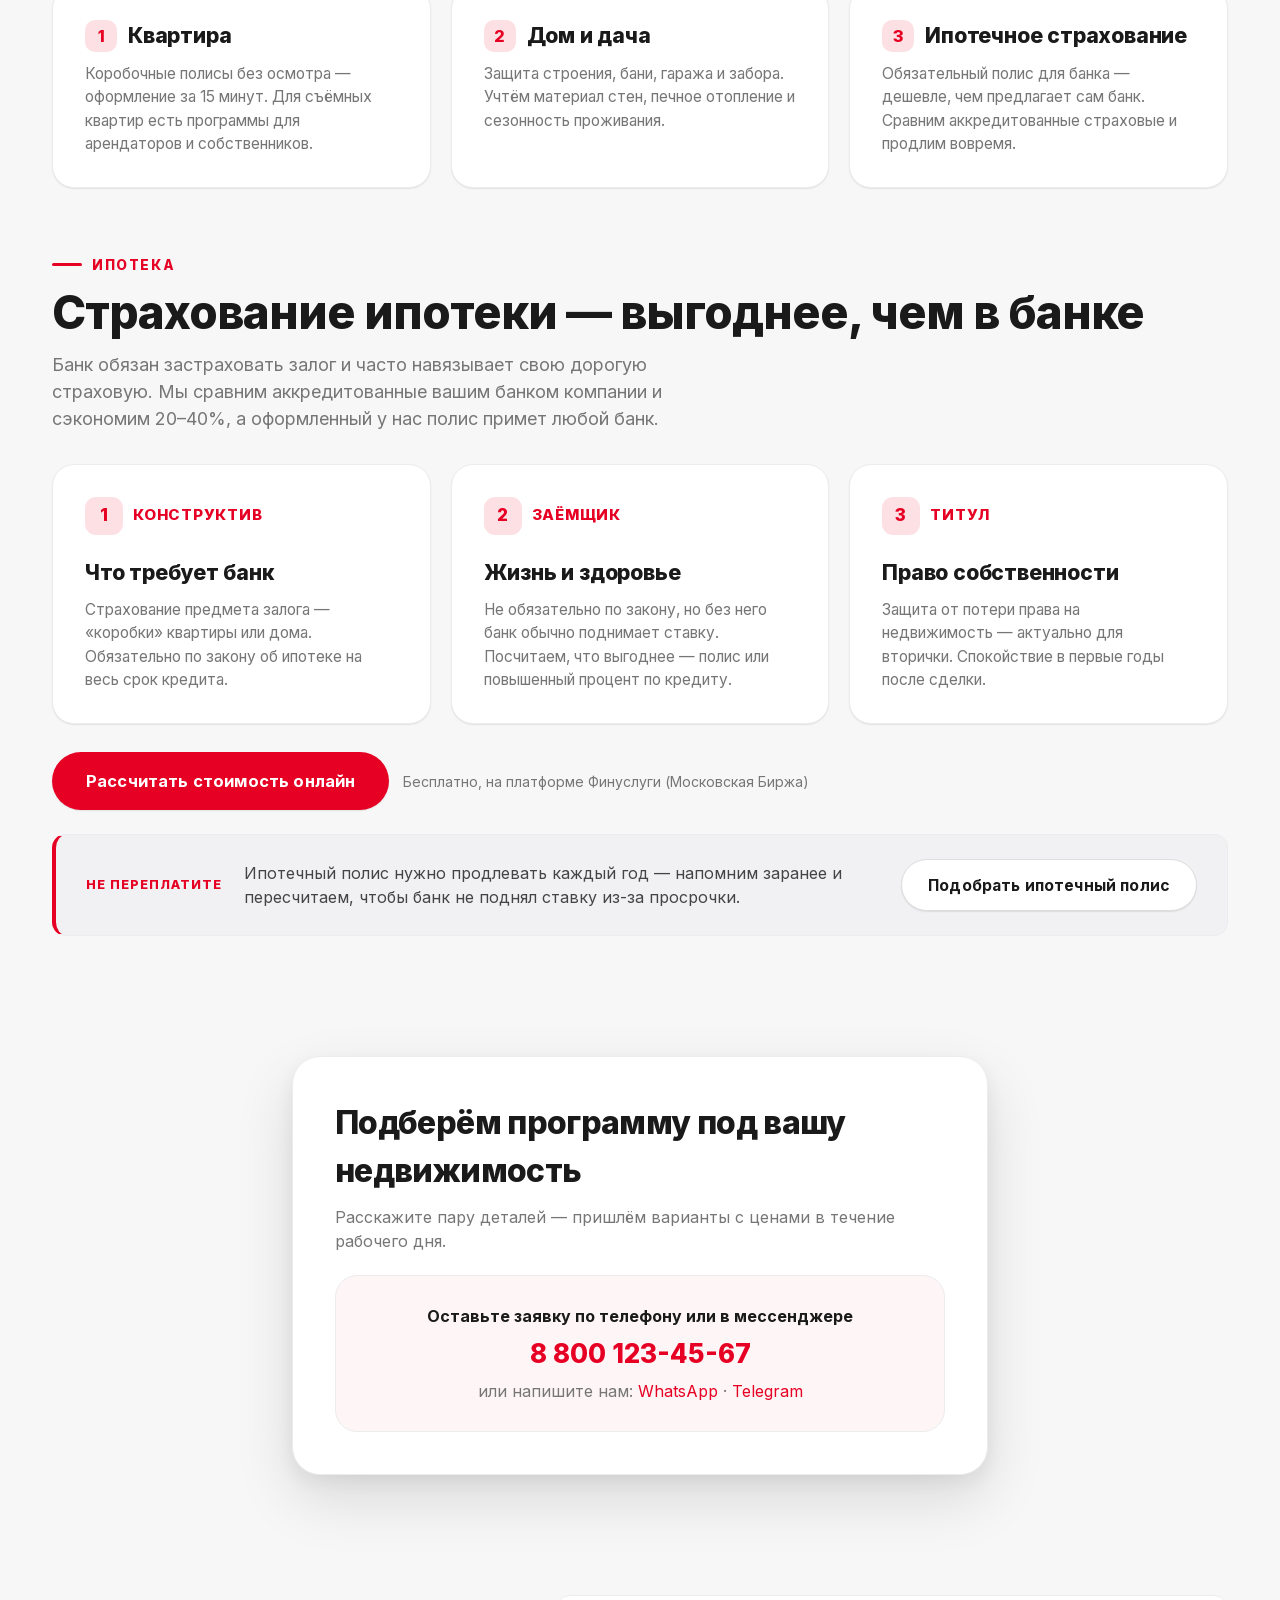
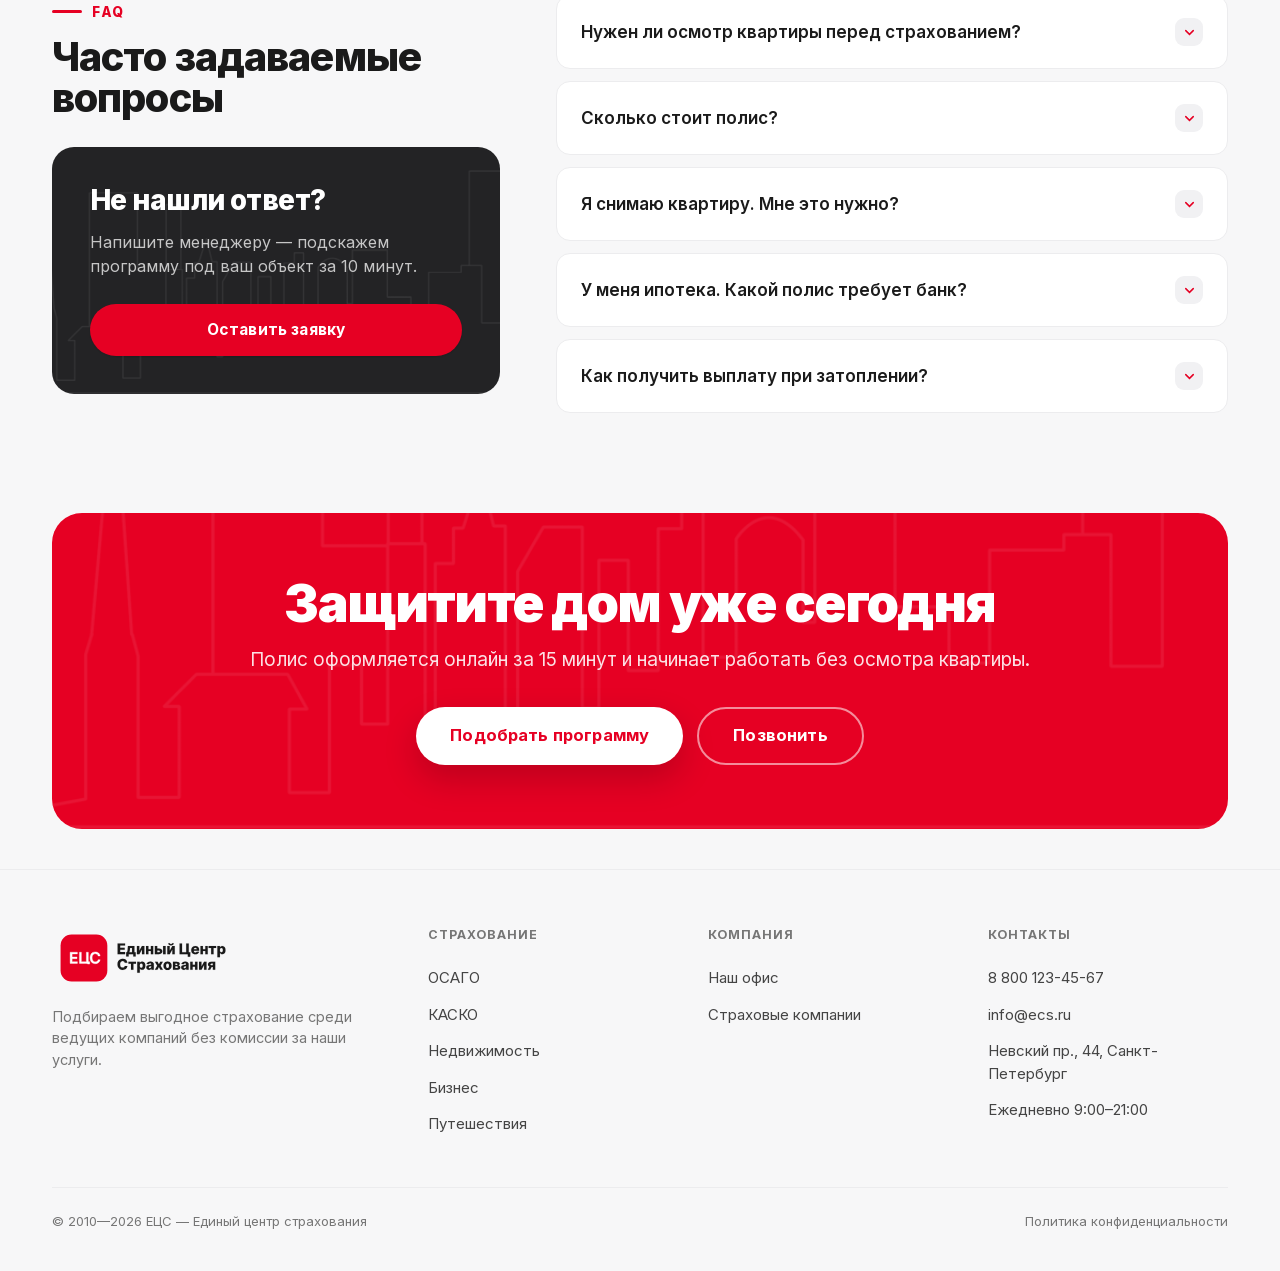
<file: frontend/property.html>
<!DOCTYPE html>
<html lang="ru">
<head>
  <meta charset="utf-8">
  <meta name="viewport" content="width=device-width, initial-scale=1">
  <title>Страхование недвижимости и ипотеки в Санкт-Петербурге | ЕЦС</title>
  <meta name="description" content="Страхование квартиры, дома и дачи от затопления, пожара, кражи. Ответственность перед соседями. Подбор программы в более чем 20 страховых без комиссии.">
  <link rel="canonical" href="https://edincenter.ru/property.html">
  <meta property="og:type" content="website">
  <meta property="og:site_name" content="ЕЦС — Единый центр страхования">
  <meta property="og:locale" content="ru_RU">
  <meta property="og:title" content="Страхование недвижимости и ипотеки в Санкт-Петербурге | ЕЦС">
  <meta property="og:description" content="Страхование квартиры, дома и дачи от затопления, пожара, кражи. Ответственность перед соседями. Подбор программы в более чем 20 страховых без комиссии.">
  <meta property="og:url" content="https://edincenter.ru/property.html">
  <meta property="og:image" content="https://edincenter.ru/assets/img/og.png">
  <meta name="twitter:card" content="summary_large_image">
  <meta name="twitter:title" content="Страхование недвижимости и ипотеки в Санкт-Петербурге | ЕЦС">
  <meta name="twitter:description" content="Страхование квартиры, дома и дачи от затопления, пожара, кражи. Ответственность перед соседями. Подбор программы в более чем 20 страховых без комиссии.">
  <meta name="twitter:image" content="https://edincenter.ru/assets/img/og.png">
  <link rel="icon" href="/favicon.ico" sizes="32x32">
  <link rel="icon" href="/favicon.svg" type="image/svg+xml">
  <link rel="apple-touch-icon" href="/apple-touch-icon.png">
  <link rel="manifest" href="/site.webmanifest">
  <meta name="theme-color" content="#e60023">
  <link rel="preload" href="assets/fonts/inter-cyrillic.woff2" as="font" type="font/woff2" crossorigin>
  <link rel="preload" href="assets/fonts/inter-latin.woff2" as="font" type="font/woff2" crossorigin>
  <link rel="preconnect" href="https://agents.finuslugi.ru" crossorigin><!-- ипотечный калькулятор -->
  <link rel="stylesheet" href="assets/css/tokens.css">
  <link rel="stylesheet" href="assets/css/base.css">
  <link rel="stylesheet" href="assets/css/components.css">
</head>
<body data-product="Имущество">

<header class="header" id="header">
  <div class="wrap header__row">
    <a class="brand" href="index.html" aria-label="ЕЦС — Единый центр страхования"><img class="brand__logo brand__logo--light" src="assets/img/logo-ecs-horizontal.svg" alt="ЕЦС — Единый центр страхования" width="160" height="56"><img class="brand__logo brand__logo--dark" src="assets/img/logo-ecs-horizontal-white.svg" alt="ЕЦС — Единый центр страхования" width="160" height="56"></a>

    <nav class="nav">
      <a href="osago.html">ОСАГО</a>
      <a href="kasko.html">КАСКО</a>
      <a href="property.html" class="is-active">Недвижимость</a>
      <a href="travel.html">Путешествия</a>
      <a href="business.html">Бизнес</a>
    </nav>

    <div class="header__cta">
      <a class="header__phone js-phone" href="tel:+78001234567">8 800 123-45-67<span>Ежедневно 9:00–21:00</span></a>
      <button class="burger" aria-label="Меню"><span class="burger__bars"></span><span class="burger__label">Меню</span></button>
    </div>
  </div>
</header>

<div class="mobnav" id="mobnav">
  <a href="index.html">Главная</a>
  <a href="osago.html">ОСАГО</a>
  <a href="kasko.html">КАСКО</a>
  <a href="property.html" class="is-active">Недвижимость</a>
  <a href="travel.html">Путешествия</a>
  <a href="business.html">Бизнес</a>
  <a class="mobnav__phone js-phone" href="tel:+78001234567">8 800 123-45-67</a>
</div>

<main id="top">

  <section class="hero hero--page">
    <div class="wrap hero__grid">
      <div class="hero__copy">
        <div class="hero__eyebrow eyebrow">Недвижимость и ипотека</div>
        <h1>Страхование<br><span class="accent">недвижимости</span> и ипотеки</h1>
        <p class="hero__lead">Квартира, дом и дача от затопления, пожара и кражи — от пары сотен рублей в месяц. А для ипотеки подберём аккредитованную банком страховую дешевле, чем предлагает сам банк.</p>
        <div class="hero__cta">
          <a class="btn btn--primary btn--lg" href="#lead" data-track="cta_hero_property">Подобрать программу</a>
          <a class="btn btn--ghost btn--lg" href="office.html" data-track="cta_hero_office">Зайти на кофе</a>
        </div>
        <div class="hero__bar">
          <span class="hero__bar-socials">
            <a class="hero__contact" data-soc="telegram" href="https://t.me/ecs_insurance" target="_blank" rel="noopener" data-track="hero_contact_tg" aria-label="Написать в Telegram">
              <img class="hero__contact-logo" src="assets/img/social-icons/Telegram_2019_Logo.svg" alt="Telegram" width="38" height="38">
            </a>
            <a class="hero__contact" data-soc="whatsapp" href="https://wa.me/78001234567" target="_blank" rel="noopener" data-track="hero_contact_wa" aria-label="Написать в WhatsApp">
              <img class="hero__contact-logo" src="assets/img/social-icons/whatsapp.png" alt="WhatsApp" width="38" height="38">
            </a>
            <a class="hero__contact" data-soc="max" href="https://max.ru/ecs_insurance" target="_blank" rel="noopener" data-track="hero_contact_max" aria-label="Написать в MAX">
              <img class="hero__contact-logo" src="assets/img/social-icons/max.svg" alt="MAX" width="38" height="38">
            </a>
          </span>
          <button class="hero__bar-toggle" type="button" data-toggle="raschet-info" data-noscroll aria-expanded="false" aria-controls="raschet-info" data-track="cta_raschet_info">
            Рассчитать в мессенджере
            <svg class="hero__bar-chevron" viewBox="0 0 24 24" fill="none" stroke="currentColor" stroke-width="2.4" stroke-linecap="round" stroke-linejoin="round" aria-hidden="true"><path d="m6 9 6 6 6-6"/></svg>
          </button>
        </div>
        <div id="raschet-info" class="raschet-inline" hidden>
          
                <div class="send-flat reveal">
                  <div class="send-flat__cols">
                    <div class="send-flat__group">
                      <h4 class="send-flat__title">Как прислать информацию</h4>
                      <ul class="bullets">
                        <li><b>Фото документов</b> — подойдёт и скрин с Госуслуг (лицо при желании можно закрыть).</li>
                        <li><b>Аудио-сообщение</b> — надиктуйте данные голосом, можно в несколько сообщений.</li>
                        <li><b>Текстом</b> — просто напишите данные в смс или мессенджере.</li>
                      </ul>
                    </div>
                    <div class="send-flat__group">
                      <h4 class="send-flat__title">Что прислать для расчёта</h4>
                      <ul class="bullets">
                        <li><b>Адрес и тип объекта</b> — квартира, дом или дача, адрес и площадь.</li>
                        <li><b>Что застраховать</b> — отделку и ремонт, имущество, конструктив, ответственность перед соседями.</li>
                        <li><b>Детали объекта:</b> год постройки и материал стен (для дома/дачи), примерная стоимость отделки и имущества, наличие охраны или сигнализации; фото — по желанию.</li>
                      </ul>
                    </div>
                  </div>
                  <div class="send-note">
                    <span class="send-note__tag">Для вашего удобства</span>
                    <p>Напишите вид страхования — менеджер пришлёт точный список того, что нужно для расчёта.</p>
                    <a class="btn btn--primary" href="#" data-modal="lead" data-product="Имущество" data-track="cta_send_list">Получить список</a>
                  </div>
                </div>
        </div>
      </div>

      <div class="hero__panel reveal">
        <h3>Что можно застраховать</h3>
        <p>Программа собирается из блоков — платите только за нужное.</p>
        <ul>
          <li>Отделку и ремонт — стены, полы, потолки, инженерные сети</li>
          <li>Имущество — мебель, технику, личные вещи</li>
          <li>Конструктив — сам «коробку» квартиры или дома</li>
          <li>Ответственность перед соседями — если затопили или устроили пожар вы</li>
        </ul>
        <p>Цена зависит от объекта и набора рисков, поэтому точную стоимость считает менеджер — бесплатно и за один звонок.</p>
      </div>
    </div>
  </section>

<section class="section">
    <div class="wrap">
      <div class="s-head reveal">
        <span class="eyebrow">От чего защищает</span>
        <h2>Четыре риска, которые случаются чаще всего</h2>
      </div>
      <div class="bento">
        <article class="card card--feature card--photo b-1 reveal">
          <div class="card__ico"><svg viewBox="0 0 24 24" fill="none" stroke="currentColor" stroke-width="2" stroke-linecap="round" stroke-linejoin="round"><path d="M12 2.7 5.6 9a7 7 0 1 0 12.8 0L12 2.7Z"/></svg></div>
          <h3>Затопление</h3>
          <p>Самый частый случай: прорвало трубу, сосед забыл закрыть кран, потёк стояк. Страховая оплатит ремонт и испорченное имущество.</p>
          <span class="card__tag">№1 по числу обращений</span>
        </article>
        <article class="card b-2 reveal">
          <div class="card__ico"><svg viewBox="0 0 24 24" fill="none" stroke="currentColor" stroke-width="2" stroke-linecap="round" stroke-linejoin="round"><path d="M8.5 14.5A2.5 2.5 0 0 0 11 12c0-1.4-.5-2-1-3-1.1-2.2-.2-4.2 2-6 .5 2.5 2 4.9 4 6.5 2 1.6 3 3.5 3 5.5a7 7 0 1 1-14 0c0-1.2.5-2.4 1.5-3.5.5 1.5 1 2 2 3Z"/></svg></div>
          <h3>Пожар</h3>
          <p>Возгорание, короткое замыкание, удар молнии — и последствия тушения тоже.</p>
        </article>
        <article class="card card--accent b-3 reveal">
          <div class="card__ico"><svg viewBox="0 0 24 24" fill="none" stroke="currentColor" stroke-width="2" stroke-linecap="round" stroke-linejoin="round"><rect x="3" y="11" width="18" height="11" rx="2"/><path d="M7 11V7a5 5 0 0 1 10 0v4"/></svg></div>
          <h3>Кража и взлом</h3>
          <p>Похищенное имущество и повреждения при проникновении компенсирует страховая.</p>
        </article>
        <article class="card card--feature card--photo b-4 reveal">
          <div class="card__ico"><svg viewBox="0 0 24 24" fill="none" stroke="currentColor" stroke-width="2" stroke-linecap="round" stroke-linejoin="round"><path d="M17 21v-2a4 4 0 0 0-4-4H5a4 4 0 0 0-4 4v2"/><circle cx="9" cy="7" r="4"/><path d="M23 21v-2a4 4 0 0 0-3-3.87"/></svg></div>
          <h3>Ответственность перед соседями</h3>
          <p>Если источник потопа или пожара — ваша квартира, ремонт соседям оплатит страховая, а не вы. Самый недооценённый блок полиса.</p>
        </article>
      </div>
    </div>
  </section>

  <section class="section">
    <div class="wrap">
      <div class="s-head reveal">
        <span class="eyebrow">Программы</span>
        <h2>Под любой объект</h2>
      </div>
      <div class="steps">
        <article class="step reveal">
          <h3><span class="step__num">1</span> Квартира</h3>
          <p>Коробочные полисы без осмотра — оформление за 15 минут. Для съёмных квартир есть программы для арендаторов и собственников.</p>
        </article>
        <article class="step reveal">
          <h3><span class="step__num">2</span> Дом и дача</h3>
          <p>Защита строения, бани, гаража и забора. Учтём материал стен, печное отопление и сезонность проживания.</p>
        </article>
        <article class="step reveal">
          <h3><span class="step__num">3</span> Ипотечное страхование</h3>
          <p>Обязательный полис для банка — дешевле, чем предлагает сам банк. Сравним аккредитованные страховые и продлим вовремя.</p>
        </article>
      </div>
    </div>
  </section>

  <section class="section" style="padding-top:0">
    <div class="wrap">
      <div class="s-head reveal">
        <span class="eyebrow">Ипотека</span>
        <h2>Страхование ипотеки — выгоднее, чем в банке</h2>
        <p>Банк обязан застраховать залог и часто навязывает свою дорогую страховую. Мы сравним аккредитованные вашим банком компании и сэкономим 20–40%, а оформленный у нас полис примет любой банк.</p>
      </div>
      <div class="steps">
        <article class="step reveal">
          <span class="step__n"><i>1</i> Конструктив</span>
          <h3>Что требует банк</h3>
          <p>Страхование предмета залога — «коробки» квартиры или дома. Обязательно по закону об ипотеке на весь срок кредита.</p>
        </article>
        <article class="step reveal">
          <span class="step__n"><i>2</i> Заёмщик</span>
          <h3>Жизнь и здоровье</h3>
          <p>Не обязательно по закону, но без него банк обычно поднимает ставку. Посчитаем, что выгоднее — полис или повышенный процент по кредиту.</p>
        </article>
        <article class="step reveal">
          <span class="step__n"><i>3</i> Титул</span>
          <h3>Право собственности</h3>
          <p>Защита от потери права на недвижимость — актуально для вторички. Спокойствие в первые годы после сделки.</p>
        </article>
      </div>
      <!-- Открыть калькулятор ипотечного страхования в модалке -->
      <div class="reveal" style="margin-top:28px;display:flex;flex-wrap:wrap;align-items:center;gap:14px">
        <button class="btn btn--primary btn--lg" type="button" data-modal="mortgage" data-track="open_mortgage_calc">Рассчитать стоимость онлайн</button>
        <span style="color:var(--muted);font-size:14px">Бесплатно, на платформе Финуслуги (Московская Биржа)</span>
      </div>
      <div class="send-note reveal" style="margin-top:24px">
        <span class="send-note__tag">Не переплатите</span>
        <p>Ипотечный полис нужно продлевать каждый год — напомним заранее и пересчитаем, чтобы банк не поднял ставку из-за просрочки.</p>
        <a class="btn btn--ghost" href="#lead" data-track="cta_ipoteka">Подобрать ипотечный полис</a>
      </div>
    </div>
  </section>

  <section class="section" id="lead">
    <div class="wrap" style="max-width:760px">
      <div class="lead reveal">
        <h3>Подберём программу под вашу недвижимость</h3>
        <p>Расскажите пару деталей — пришлём варианты с ценами в течение рабочего дня.</p>
        <!-- CRM-форма Битрикс24 (config.b24forms.lead). Пока не настроена — фолбэк с телефоном. -->
        <div class="b24form" data-b24form="lead" data-product="Имущество" data-form-slug="property-page"></div>
      </div>
    </div>
  </section>

  <section class="section">
    <div class="wrap faq">
      <aside class="faq__aside reveal">
        <span class="eyebrow">FAQ</span>
        <div class="s-head" style="margin:14px 0 28px">
          <h2 style="font-size:clamp(28px,3.2vw,40px)">Часто задаваемые вопросы</h2>
        </div>
        <div class="faq__card">
          <h3>Не нашли ответ?</h3>
          <p>Напишите менеджеру — подскажем программу под ваш объект за 10 минут.</p>
          <a class="btn btn--primary" href="#" data-modal="lead" data-product="Имущество" data-track="cta_faq_manager">Оставить заявку</a>
        </div>
      </aside>
      <div class="faq__list" id="faqList"></div>
    </div>
  </section>

  <section class="section--tight">
    <div class="wrap">
      <div class="cta-band reveal">
        <h2>Защитите дом уже сегодня</h2>
        <p>Полис оформляется онлайн за 15 минут и начинает работать без осмотра квартиры.</p>
        <div class="row">
          <a class="btn btn--primary btn--lg" href="#lead" data-track="cta_band_property">Подобрать программу</a>
          <a class="btn btn--outline btn--lg js-phone" href="tel:+78001234567" data-track="cta_band_call">Позвонить</a>
        </div>
      </div>
    </div>
  </section>

  <!-- ===================== MORTGAGE CALC MODAL (только эта страница) ===================== -->
  <div class="modal" id="mortgageModal" role="dialog" aria-modal="true" aria-label="Калькулятор ипотечного страхования">
    <div class="modal__backdrop"></div>
    <div class="modal__box modal__box--wide">
      <div class="lead">
        <button class="modal__close" type="button" aria-label="Закрыть">✕</button>
        <h3>Калькулятор ипотечного страхования</h3>
        <p>Рассчитайте полис онлайн на платформе Финуслуги (Московская Биржа) — сравним цены и подберём дешевле, чем в банке.</p>
        <!-- Ипотечный калькулятор (Финуслуги) — id в config.calc, монтирует calc.js по клику -->
        <div data-calc="mortgage"></div>
        <p class="calc-frame__note">Не загрузился? <a href="#" data-modal="lead" data-product="Имущество">Оставьте заявку</a> — подберём вручную.</p>
      </div>
    </div>
  </div>

</main>

<!-- ===================== FOOTER ===================== -->
<footer class="footer">
  <div class="wrap">
    <div class="footer__top">
      <div class="footer__brand">
        <a class="brand" href="index.html"><img class="brand__logo brand__logo--light" src="assets/img/logo-ecs-horizontal.svg" alt="ЕЦС — Единый центр страхования" width="160" height="56"><img class="brand__logo brand__logo--dark" src="assets/img/logo-ecs-horizontal-white.svg" alt="ЕЦС — Единый центр страхования" width="160" height="56"></a>
        <p>Подбираем выгодное страхование среди ведущих компаний без комиссии за наши услуги.</p>
      </div>
      <div class="footer__col">
        <h4>Страхование</h4>
        <a href="osago.html">ОСАГО</a>
        <a href="kasko.html">КАСКО</a>
        <a href="property.html">Недвижимость</a>
        <a href="business.html">Бизнес</a>
        <a href="travel.html">Путешествия</a>
      </div>
      <div class="footer__col">
        <h4>Компания</h4>
        <a href="office.html">Наш офис</a>
        <a href="insurers.html">Страховые компании</a>
      </div>
      <div class="footer__col">
        <h4>Контакты</h4>
        <a class="js-phone" href="tel:+78001234567">8 800 123-45-67</a>
        <a class="js-email" href="mailto:info@ecs.ru">info@ecs.ru</a>
        <a href="office.html">Невский пр., 44, Санкт-Петербург</a>
        <a href="office.html">Ежедневно 9:00–21:00</a>
      </div>
    </div>
    <div class="footer__bottom">
      <span>© 2010—2026 ЕЦС — Единый центр страхования</span>
      <span><a href="privacy.html">Политика конфиденциальности</a></span>
    </div>
  </div>
</footer>

<!-- ===================== LEAD MODAL ===================== -->
<div class="modal" id="leadModal" role="dialog" aria-modal="true" aria-label="Заявка">
  <div class="modal__backdrop"></div>
  <div class="modal__box">
    <div class="lead">
      <button class="modal__close" type="button" aria-label="Закрыть">✕</button>
      <h3>Оставить заявку</h3>
      <p>Оставьте контакты — перезвоним в течение 15 минут в рабочее время.</p>
      <!-- CRM-форма Битрикс24 (config.b24forms.lead). Пока не настроена — фолбэк с телефоном. -->
      <div class="b24form" data-b24form="lead" data-product="Имущество" data-form-slug="modal"></div>
    </div>
  </div>
</div>

<!-- ===================== CHEAPER MODAL ===================== -->
<div class="modal" id="cheaperModal" role="dialog" aria-modal="true" aria-label="Сравнить цену">
  <div class="modal__backdrop"></div>
  <div class="modal__box">
    <div class="lead">
      <button class="modal__close" type="button" aria-label="Закрыть">✕</button>
      <h3>Сравним цену — найдём дешевле</h3>
      <p>Вам уже посчитали полис у агента, в страховой, в банке или на страховом агрегаторе? Отправьте вид страховки и сумму — сравним и постараемся найти выгоднее. Бесплатно и ни к чему не обязывает.</p>
      <!-- CRM-форма Битрикс24 (config.b24forms.lead, product «Найдём дешевле»).
           TODO(1.1): в форме «Заявка» добавить поля «вид страхования» и «предложенная сумма»,
           либо менеджер уточняет их по product/комментарию. -->
      <div class="b24form" data-b24form="lead" data-product="Найдём дешевле" data-form-slug="cheaper"></div>
    </div>
  </div>
</div>

<script src="assets/js/config.js"></script>
<script src="assets/js/utm.js"></script>
<script src="assets/js/analytics.js"></script>
<script src="assets/js/bitrix.js"></script>
<script src="assets/js/leads.js"></script>
<script src="assets/js/ui.js"></script>
<script src="assets/js/calc.js"></script>
<script src="assets/js/main.js"></script>
<script>
  window.ECS_FAQ = [
    { q: "Нужен ли осмотр квартиры перед страхованием?", a: "Для коробочных программ — нет: выбираете сумму покрытия, и полис начинает действовать. Осмотр нужен только для дорогой отделки и больших страховых сумм." },
    { q: "Сколько стоит полис?", a: "Зависит от объекта и набора рисков: базовая защита квартиры обходится от нескольких сотен рублей в месяц. Менеджер посчитает точную цену за один звонок." },
    { q: "Я снимаю квартиру. Мне это нужно?", a: "Да — есть программы для арендаторов: ваша техника и вещи плюс ответственность перед владельцем и соседями. Стоит недорого, а спасает от очень неприятных расходов." },
    { q: "У меня ипотека. Какой полис требует банк?", a: "Банк требует страхование конструктива. Мы сравним аккредитованные вашим банком страховые — обычно это на 20–40% дешевле, чем оформлять в самом банке." },
    { q: "Как получить выплату при затоплении?", a: "Зафиксируйте последствия на фото, вызовите представителя УК для акта и сообщите о случае в свою страховую — её телефон есть в полисе и на нашей странице «Страховые компании». При необходимости поможем собрать документы и подать заявление правильно с первого раза." }
  ];
</script>

</body>
</html>
</file>
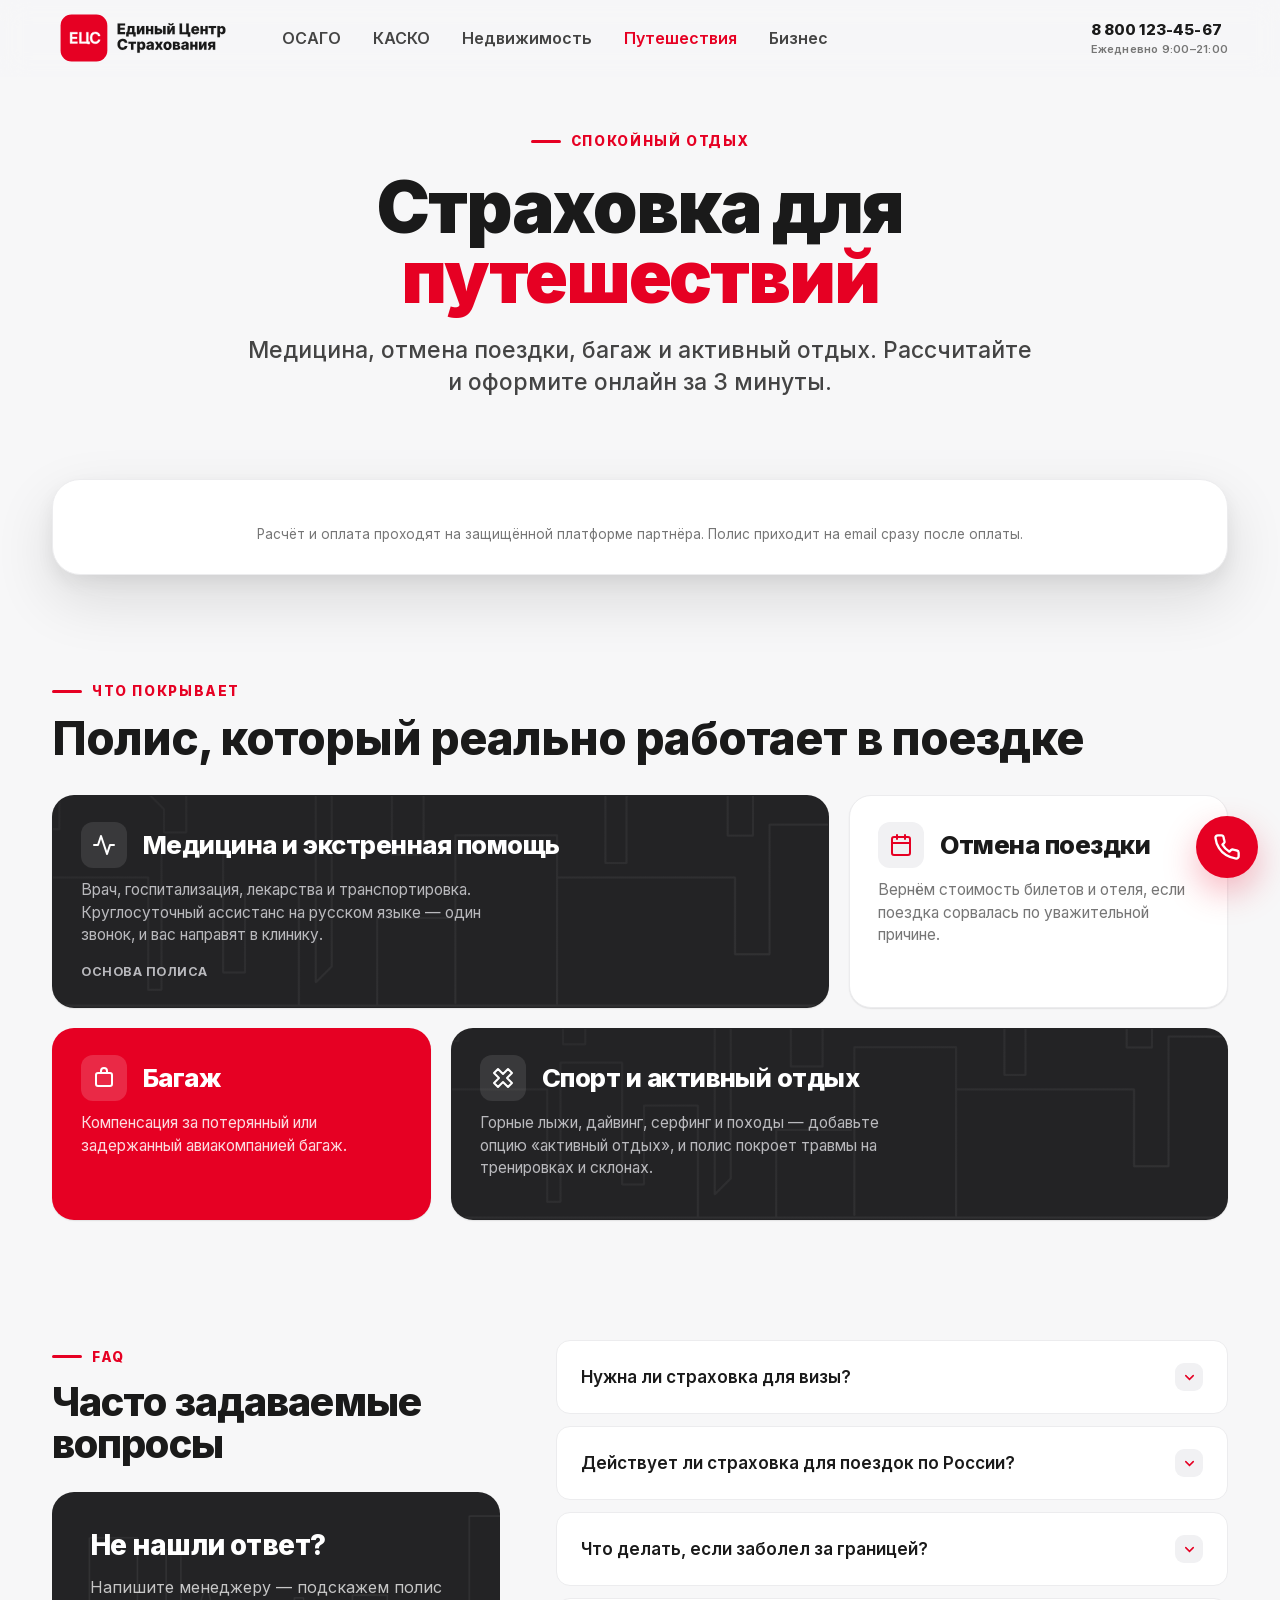
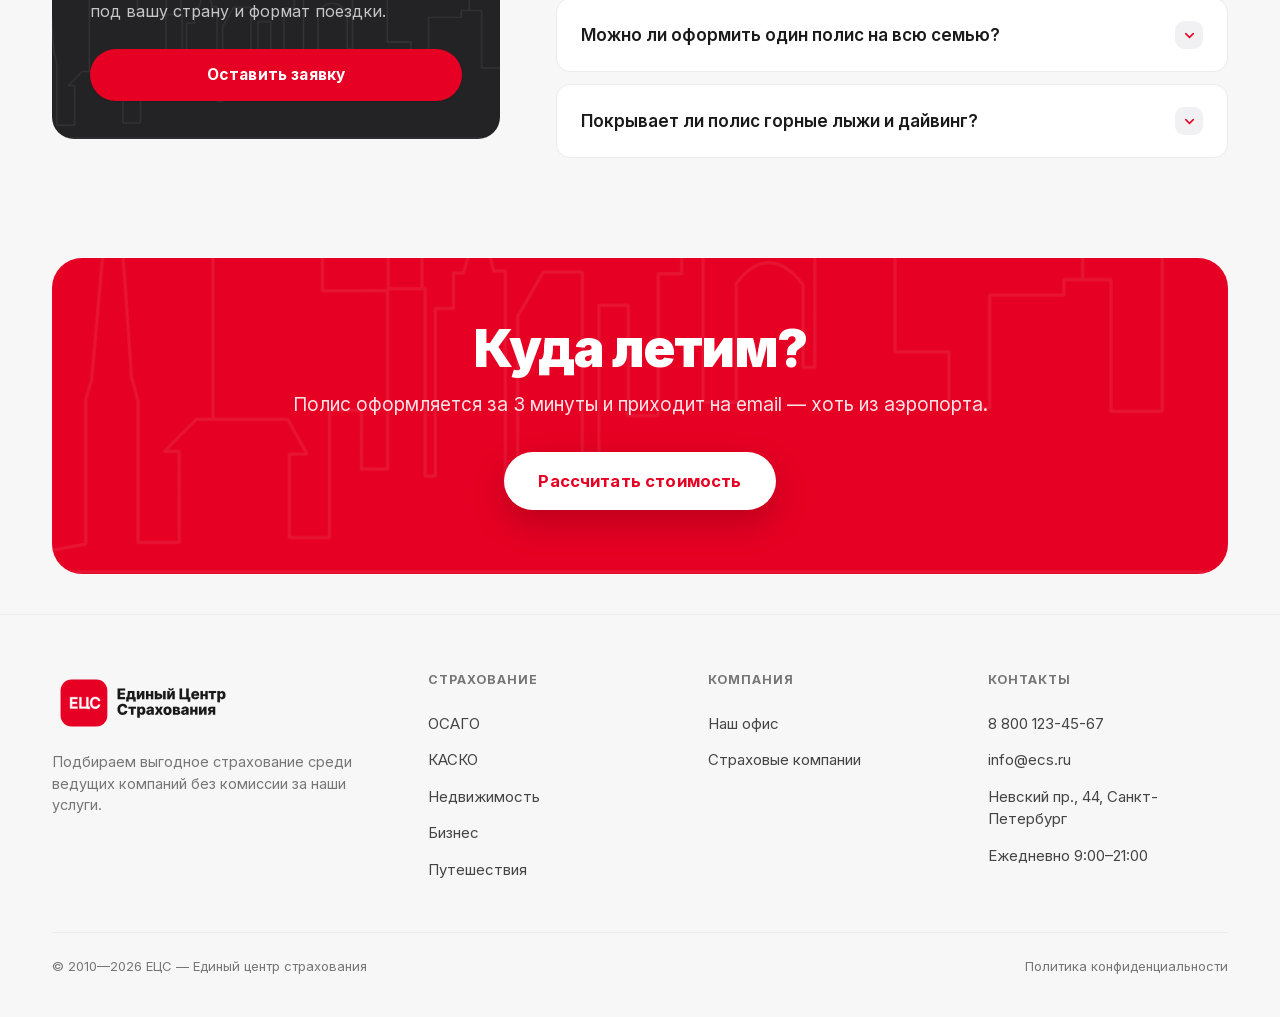
<file: frontend/travel.html>
<!DOCTYPE html>
<html lang="ru">
<head>
  <meta charset="utf-8">
  <meta name="viewport" content="width=device-width, initial-scale=1">
  <title>Страховка для путешествий онлайн за 3 минуты | ЕЦС</title>
  <meta name="description" content="Туристическая страховка онлайн: медицина, отмена поездки, багаж, активный отдых. Сравните цены страховых и оформите полис за 3 минуты.">
  <link rel="canonical" href="https://edincenter.ru/travel.html">
  <meta property="og:type" content="website">
  <meta property="og:site_name" content="ЕЦС — Единый центр страхования">
  <meta property="og:locale" content="ru_RU">
  <meta property="og:title" content="Страховка для путешествий онлайн за 3 минуты | ЕЦС">
  <meta property="og:description" content="Туристическая страховка онлайн: медицина, отмена поездки, багаж, активный отдых. Сравните цены страховых и оформите полис за 3 минуты.">
  <meta property="og:url" content="https://edincenter.ru/travel.html">
  <meta property="og:image" content="https://edincenter.ru/assets/img/og.png">
  <meta name="twitter:card" content="summary_large_image">
  <meta name="twitter:title" content="Страховка для путешествий онлайн за 3 минуты | ЕЦС">
  <meta name="twitter:description" content="Туристическая страховка онлайн: медицина, отмена поездки, багаж, активный отдых. Сравните цены страховых и оформите полис за 3 минуты.">
  <meta name="twitter:image" content="https://edincenter.ru/assets/img/og.png">
  <link rel="icon" href="/favicon.ico" sizes="32x32">
  <link rel="icon" href="/favicon.svg" type="image/svg+xml">
  <link rel="apple-touch-icon" href="/apple-touch-icon.png">
  <link rel="manifest" href="/site.webmanifest">
  <meta name="theme-color" content="#e60023">
  <link rel="preload" href="assets/fonts/inter-cyrillic.woff2" as="font" type="font/woff2" crossorigin>
  <link rel="preload" href="assets/fonts/inter-latin.woff2" as="font" type="font/woff2" crossorigin>
  <link rel="preconnect" href="https://polis812.ru" crossorigin><!-- калькулятор путешествий -->
  <link rel="stylesheet" href="assets/css/tokens.css">
  <link rel="stylesheet" href="assets/css/base.css">
  <link rel="stylesheet" href="assets/css/components.css">
</head>
<body data-product="Путешествия">

<header class="header" id="header">
  <div class="wrap header__row">
    <a class="brand" href="index.html" aria-label="ЕЦС — Единый центр страхования"><img class="brand__logo brand__logo--light" src="assets/img/logo-ecs-horizontal.svg" alt="ЕЦС — Единый центр страхования" width="160" height="56"><img class="brand__logo brand__logo--dark" src="assets/img/logo-ecs-horizontal-white.svg" alt="ЕЦС — Единый центр страхования" width="160" height="56"></a>

    <nav class="nav">
      <a href="osago.html">ОСАГО</a>
      <a href="kasko.html">КАСКО</a>
      <a href="property.html">Недвижимость</a>
      <a href="travel.html" class="is-active">Путешествия</a>
      <a href="business.html">Бизнес</a>
    </nav>

    <div class="header__cta">
      <a class="header__phone js-phone" href="tel:+78001234567">8 800 123-45-67<span>Ежедневно 9:00–21:00</span></a>
      <button class="burger" aria-label="Меню"><span class="burger__bars"></span><span class="burger__label">Меню</span></button>
    </div>
  </div>
</header>

<div class="mobnav" id="mobnav">
  <a href="index.html">Главная</a>
  <a href="osago.html">ОСАГО</a>
  <a href="kasko.html">КАСКО</a>
  <a href="property.html">Недвижимость</a>
  <a href="travel.html" class="is-active">Путешествия</a>
  <a href="business.html">Бизнес</a>
  <a class="mobnav__phone js-phone" href="tel:+78001234567">8 800 123-45-67</a>
</div>

<main id="top">

  <section class="hero hero--page hero--single">
    <div class="wrap">
      <div class="hero__copy">
        <div class="hero__eyebrow eyebrow">Спокойный отдых</div>
        <h1>Страховка для<br><span class="accent">путешествий</span></h1>
        <p class="hero__lead">Медицина, отмена поездки, багаж и активный отдых. Рассчитайте и оформите онлайн за 3 минуты.</p>
      </div>
    </div>
  </section>

  <section class="section--tight" id="calc">
    <div class="wrap">
      <div class="calc-frame reveal">
        <!-- Калькулятор путешествий (polis812) — id в config.calc, монтирует calc.js -->
        <div data-calc="travel"></div>
        <p class="calc-frame__note">Расчёт и оплата проходят на защищённой платформе партнёра. Полис приходит на email сразу после оплаты.</p>
      </div>
    </div>
  </section>


  <section class="section">
    <div class="wrap">
      <div class="s-head reveal">
        <span class="eyebrow">Что покрывает</span>
        <h2>Полис, который реально работает в поездке</h2>
      </div>
      <div class="bento">
        <article class="card card--feature card--photo b-1 reveal">
          <div class="card__ico"><svg viewBox="0 0 24 24" fill="none" stroke="currentColor" stroke-width="2" stroke-linecap="round" stroke-linejoin="round"><path d="M22 12h-4l-3 9L9 3l-3 9H2"/></svg></div>
          <h3>Медицина и экстренная помощь</h3>
          <p>Врач, госпитализация, лекарства и транспортировка. Круглосуточный ассистанс на русском языке — один звонок, и вас направят в клинику.</p>
          <span class="card__tag">Основа полиса</span>
        </article>
        <article class="card b-2 reveal">
          <div class="card__ico"><svg viewBox="0 0 24 24" fill="none" stroke="currentColor" stroke-width="2" stroke-linecap="round" stroke-linejoin="round"><rect x="3" y="4" width="18" height="18" rx="2"/><path d="M16 2v4M8 2v4M3 10h18"/></svg></div>
          <h3>Отмена поездки</h3>
          <p>Вернём стоимость билетов и отеля, если поездка сорвалась по уважительной причине.</p>
        </article>
        <article class="card card--accent b-3 reveal">
          <div class="card__ico"><svg viewBox="0 0 24 24" fill="none" stroke="currentColor" stroke-width="2" stroke-linecap="round" stroke-linejoin="round"><path d="M6 20h12M6 20a2 2 0 0 1-2-2V9a2 2 0 0 1 2-2h12a2 2 0 0 1 2 2v9a2 2 0 0 1-2 2M9 7V5a3 3 0 0 1 6 0v2"/></svg></div>
          <h3>Багаж</h3>
          <p>Компенсация за потерянный или задержанный авиакомпанией багаж.</p>
        </article>
        <article class="card card--feature card--photo b-4 reveal">
          <div class="card__ico"><svg viewBox="0 0 24 24" fill="none" stroke="currentColor" stroke-width="2" stroke-linecap="round" stroke-linejoin="round"><path d="m17 3-5 5-5-5-4 4 5 5-5 5 4 4 5-5 5 5 4-4-5-5 5-5-4-4Z"/></svg></div>
          <h3>Спорт и активный отдых</h3>
          <p>Горные лыжи, дайвинг, серфинг и походы — добавьте опцию «активный отдых», и полис покроет травмы на тренировках и склонах.</p>
        </article>
      </div>
    </div>
  </section>

  <section class="section">
    <div class="wrap faq">
      <aside class="faq__aside reveal">
        <span class="eyebrow">FAQ</span>
        <div class="s-head" style="margin:14px 0 28px">
          <h2 style="font-size:clamp(28px,3.2vw,40px)">Часто задаваемые вопросы</h2>
        </div>
        <div class="faq__card">
          <h3>Не нашли ответ?</h3>
          <p>Напишите менеджеру — подскажем полис под вашу страну и формат поездки.</p>
          <a class="btn btn--primary" href="#" data-modal="lead" data-product="Путешествия" data-track="cta_faq_manager">Оставить заявку</a>
        </div>
      </aside>
      <div class="faq__list" id="faqList"></div>
    </div>
  </section>

  <section class="section--tight">
    <div class="wrap">
      <div class="cta-band reveal">
        <h2>Куда летим?</h2>
        <p>Полис оформляется за 3 минуты и приходит на email — хоть из аэропорта.</p>
        <div class="row">
          <a class="btn btn--primary btn--lg" href="#calc" data-track="cta_band_travel">Рассчитать стоимость</a>
        </div>
      </div>
    </div>
  </section>

</main>

<!-- ===================== FOOTER ===================== -->
<footer class="footer">
  <div class="wrap">
    <div class="footer__top">
      <div class="footer__brand">
        <a class="brand" href="index.html"><img class="brand__logo brand__logo--light" src="assets/img/logo-ecs-horizontal.svg" alt="ЕЦС — Единый центр страхования" width="160" height="56"><img class="brand__logo brand__logo--dark" src="assets/img/logo-ecs-horizontal-white.svg" alt="ЕЦС — Единый центр страхования" width="160" height="56"></a>
        <p>Подбираем выгодное страхование среди ведущих компаний без комиссии за наши услуги.</p>
      </div>
      <div class="footer__col">
        <h4>Страхование</h4>
        <a href="osago.html">ОСАГО</a>
        <a href="kasko.html">КАСКО</a>
        <a href="property.html">Недвижимость</a>
        <a href="business.html">Бизнес</a>
        <a href="travel.html">Путешествия</a>
      </div>
      <div class="footer__col">
        <h4>Компания</h4>
        <a href="office.html">Наш офис</a>
        <a href="insurers.html">Страховые компании</a>
      </div>
      <div class="footer__col">
        <h4>Контакты</h4>
        <a class="js-phone" href="tel:+78001234567">8 800 123-45-67</a>
        <a class="js-email" href="mailto:info@ecs.ru">info@ecs.ru</a>
        <a href="office.html">Невский пр., 44, Санкт-Петербург</a>
        <a href="office.html">Ежедневно 9:00–21:00</a>
      </div>
    </div>
    <div class="footer__bottom">
      <span>© 2010—2026 ЕЦС — Единый центр страхования</span>
      <span><a href="privacy.html">Политика конфиденциальности</a></span>
    </div>
  </div>
</footer>

<!-- ===================== LEAD MODAL ===================== -->
<div class="modal" id="leadModal" role="dialog" aria-modal="true" aria-label="Заявка">
  <div class="modal__backdrop"></div>
  <div class="modal__box">
    <div class="lead">
      <button class="modal__close" type="button" aria-label="Закрыть">✕</button>
      <h3>Оставить заявку</h3>
      <p>Оставьте контакты — перезвоним в течение 15 минут в рабочее время.</p>
      <!-- CRM-форма Битрикс24 (config.b24forms.lead). Пока не настроена — фолбэк с телефоном. -->
      <div class="b24form" data-b24form="lead" data-product="Путешествия" data-form-slug="modal"></div>
    </div>
  </div>
</div>

<!-- ===================== CHEAPER MODAL ===================== -->
<div class="modal" id="cheaperModal" role="dialog" aria-modal="true" aria-label="Сравнить цену">
  <div class="modal__backdrop"></div>
  <div class="modal__box">
    <div class="lead">
      <button class="modal__close" type="button" aria-label="Закрыть">✕</button>
      <h3>Сравним цену — найдём дешевле</h3>
      <p>Вам уже посчитали полис у агента, в страховой, в банке или на страховом агрегаторе? Отправьте вид страховки и сумму — сравним и постараемся найти выгоднее. Бесплатно и ни к чему не обязывает.</p>
      <!-- CRM-форма Битрикс24 (config.b24forms.lead, product «Найдём дешевле»).
           TODO(1.1): в форме «Заявка» добавить поля «вид страхования» и «предложенная сумма»,
           либо менеджер уточняет их по product/комментарию. -->
      <div class="b24form" data-b24form="lead" data-product="Найдём дешевле" data-form-slug="cheaper"></div>
    </div>
  </div>
</div>

<script src="assets/js/config.js"></script>
<script src="assets/js/utm.js"></script>
<script src="assets/js/analytics.js"></script>
<script src="assets/js/bitrix.js"></script>
<script src="assets/js/leads.js"></script>
<script src="assets/js/ui.js"></script>
<script src="assets/js/calc.js"></script>
<script src="assets/js/main.js"></script>
<script>
  window.ECS_FAQ = [
    { q: "Нужна ли страховка для визы?", a: "Для шенгенской визы — обязательно: покрытие не менее 30 000 € на весь срок поездки. Калькулятор сразу предлагает полисы, подходящие для визовых центров." },
    { q: "Действует ли страховка для поездок по России?", a: "Да, есть отдельные программы для путешествий по России — пригодятся на горнолыжных курортах и в активных турах." },
    { q: "Что делать, если заболел за границей?", a: "Позвоните в ассистанс по номеру из полиса до визита к врачу — вас направят в клинику, где лечение оплатит страховая напрямую. Сохраняйте все документы и чеки." },
    { q: "Можно ли оформить один полис на всю семью?", a: "Да, в один полис можно включить всех путешественников, включая детей. Это удобнее и обычно дешевле отдельных полисов." },
    { q: "Покрывает ли полис горные лыжи и дайвинг?", a: "Только с опцией «активный отдых / спорт» — отметьте её в калькуляторе. Без неё травмы на склоне не считаются страховым случаем." }
  ];
</script>

</body>
</html>
</file>
<file: frontend/assets/css/tokens.css>
/* Дизайн-токены бренда ЕЦС: цвета, радиусы, тени, темы.
   Источник: ЕЦС — Руководство по бренду.pdf */
/* ============================================================
   ЕЦС — Единый центр страхования · redesign
   Token-driven. Three art directions via [data-theme].
   ============================================================ */

/* Inter — self-hosted (assets/fonts/), вариативный woff2 по сабсетам.
   Заменяет Google Fonts: стабильнее для РФ-аудитории, выигрыш по LCP. */
@font-face {
  font-family: "Inter"; font-style: normal; font-weight: 100 900; font-display: swap;
  src: url("../fonts/inter-cyrillic.woff2") format("woff2");
  unicode-range: U+0301, U+0400-045F, U+0490-0491, U+04B0-04B1, U+2116;
}
@font-face {
  font-family: "Inter"; font-style: normal; font-weight: 100 900; font-display: swap;
  src: url("../fonts/inter-latin.woff2") format("woff2");
  unicode-range: U+0000-00FF, U+0131, U+0152-0153, U+02BB-02BC, U+02C6, U+02DA, U+02DC, U+0304, U+0308, U+0329, U+2000-206F, U+20AC, U+2122, U+2191, U+2193, U+2212, U+2215, U+FEFF, U+FFFD;
}
@font-face {
  font-family: "Inter"; font-style: normal; font-weight: 100 900; font-display: swap;
  src: url("../fonts/inter-latin-ext.woff2") format("woff2");
  unicode-range: U+0100-02BA, U+02BD-02C5, U+02C7-02CC, U+02CE-02D7, U+02DD-02FF, U+0304, U+0308, U+0329, U+1D00-1DBF, U+1E00-1E9F, U+1EF2-1EFF, U+2020, U+20A0-20AB, U+20AD-20C0, U+2113, U+2C60-2C7F, U+A720-A7FF;
}

:root {
  /* brand reds */
  --red: #e60023;
  --red-deep: #d0222c;
  --red-700: #b3001c;

  /* themable tokens (defaults = "clean") */
  --bg: #f7f7f8;
  --surface: #ffffff;
  --surface-2: #f1f1f3;
  --ink: #1a1a1a;
  --ink-2: #444444;
  --muted: #767676;
  --border: #ececee;
  --border-strong: #dededf;
  --accent: var(--red);
  --on-accent: #ffffff;

  /* dark feature surface (used in all themes for the photo/dark cards) */
  --feature-bg: #232325;
  --feature-ink: #ffffff;
  --feature-muted: #b9b9bd;

  --radius: 22px;
  --radius-sm: 14px;
  --radius-pill: 999px;

  --shadow-sm: 0 1px 2px rgba(16,16,18,.05), 0 1px 1px rgba(16,16,18,.04);
  --shadow-md: 0 6px 16px rgba(16,16,18,.07), 0 2px 5px rgba(16,16,18,.05);
  --shadow-lg: 0 24px 60px rgba(16,16,18,.12), 0 8px 18px rgba(16,16,18,.06);
  --shadow-accent: 0 14px 34px rgba(230,0,35,.28);

  --maxw: 1240px;
  --gut: 32px;
  --ring: 0 0 0 4px rgba(230,0,35,.16);

  --ff: "Inter", -apple-system, BlinkMacSystemFont, "Segoe UI", sans-serif;
  --border-w: 1px;
}

/* ---------- Direction 2: Контраст (editorial / bold) ---------- */
:root[data-theme="bold"] {
  --bg: #f3f1ee;
  --surface: #ffffff;
  --surface-2: #eceae6;
  --ink: #141414;
  --ink-2: #3a3a3a;
  --muted: #6c6862;
  --border: #1414140f;
  --border-strong: #14141422;
  --radius: 12px;
  --radius-sm: 9px;
  --border-w: 1.5px;
  --shadow-sm: 0 1px 0 rgba(20,20,20,.06);
  --shadow-md: 0 2px 0 rgba(20,20,20,.08);
  --shadow-lg: 10px 12px 0 rgba(20,20,20,.10);
  --feature-bg: #161616;
}

/* ---------- Direction 3: Тёмный (premium dark, пастельный графит) ---------- */
:root[data-theme="dark"] {
  --bg: #2a2a31;
  --surface: #3e3e46;
  --surface-2: #47474f;
  --ink: #f4f4f5;
  --ink-2: #d8d8dc;
  --muted: #a9a9b1;
  --border: #4b4b53;
  --border-strong: #5a5a62;
  --on-accent: #ffffff;
  --feature-bg: #47474f;
  --feature-muted: #d3d3da;
  --shadow-sm: 0 1px 2px rgba(0,0,0,.25);
  --shadow-md: 0 8px 24px rgba(0,0,0,.28);
  --shadow-lg: 0 30px 70px rgba(0,0,0,.35);
  --shadow-accent: 0 14px 40px rgba(230,0,35,.35);
  --ring: 0 0 0 4px rgba(230,0,35,.3);
}
</file>
<file: frontend/assets/css/base.css>
/* База: reset, типографика, сетка, кнопки, шапка */
* { box-sizing: border-box; margin: 0; padding: 0; }

html { scroll-behavior: smooth; -webkit-text-size-adjust: 100%; }

html { background-color: var(--bg); }
body {
  font-family: var(--ff);
  background-color: var(--bg) !important;
  color: var(--ink);
  line-height: 1.5;
  -webkit-font-smoothing: antialiased;
  text-rendering: optimizeLegibility;
  transition: background .35s ease, color .35s ease;
}

img { max-width: 100%; display: block; }
a { color: inherit; text-decoration: none; }
button { font-family: inherit; cursor: pointer; border: none; background: none; }

.wrap { max-width: var(--maxw); margin: 0 auto; padding: 0 var(--gut); }

.section { padding: 60px 0; }
.section--tight { padding: 40px 0; }

.eyebrow {
  display: inline-flex; align-items: center; gap: 10px;
  font-size: 13.5px; font-weight: 800; letter-spacing: .12em;
  text-transform: uppercase; color: var(--accent);
}
.eyebrow::before {
  content: ""; width: 30px; height: 3px; border-radius: 2px;
  background: var(--accent);
}

.s-head { margin-bottom: 32px; }
.s-head h2 {
  font-size: clamp(30px, 4vw, 46px); font-weight: 800;
  letter-spacing: -.022em; line-height: 1.04; margin-top: 14px;
}
.s-head p { color: var(--muted); font-size: 18px; max-width: 56ch; margin-top: 14px; }

/* ============================================================
   Buttons
   ============================================================ */
.btn {
  display: inline-flex; align-items: center; justify-content: center; gap: 9px;
  height: 52px; padding: 0 26px; border-radius: var(--radius-pill);
  font-size: 15.5px; font-weight: 700; letter-spacing: .01em;
  transition: transform .15s ease, box-shadow .2s ease, background .2s ease, color .2s ease, border-color .2s ease;
  white-space: nowrap;
}
.btn svg { width: 18px; height: 18px; }
/* Бренд-гайд: красная заливка — одно главное действие на экран;
   красная тень (--shadow-accent) только под бейджем логотипа, не под кнопками. */
.btn--primary { background: var(--accent); color: var(--on-accent); box-shadow: var(--shadow-sm); }
.btn--primary:hover { transform: translateY(-2px); background: var(--red-700); box-shadow: var(--shadow-md); }
.btn--ghost {
  background: var(--surface); color: var(--ink);
  border: var(--border-w) solid var(--border-strong); box-shadow: var(--shadow-sm);
}
.btn--ghost:hover { border-color: var(--accent); color: var(--accent); transform: translateY(-2px); }
.btn--outline {
  background: transparent; color: var(--accent);
  border: 2px solid var(--accent);
}
.btn--outline:hover { background: var(--accent); color: var(--on-accent); transform: translateY(-2px); }
.btn--sm { height: 44px; padding: 0 20px; font-size: 14.5px; }
.btn--lg { height: 58px; padding: 0 34px; font-size: 16.5px; }

[data-theme="bold"] .btn { border-radius: 8px; }
[data-theme="bold"] .btn--primary { box-shadow: 4px 4px 0 rgba(20,20,20,.18); }
[data-theme="bold"] .btn--primary:hover { transform: translate(-1px,-1px); box-shadow: 6px 6px 0 rgba(20,20,20,.22); }

/* ============================================================
   Header
   ============================================================ */
.header {
  position: sticky; top: 0; z-index: 50;
  background: color-mix(in srgb, var(--bg) 78%, transparent);
  backdrop-filter: saturate(1.4) blur(14px);
  -webkit-backdrop-filter: saturate(1.4) blur(14px);
  border-bottom: 1px solid transparent;
  transition: border-color .3s ease, background .3s ease, box-shadow .3s ease;
}
.header.is-stuck { border-color: var(--border); box-shadow: var(--shadow-sm); }
.header__row {
  display: flex; align-items: center; gap: 28px;
  height: 76px;
}
.brand { display: flex; align-items: center; gap: 15px; }
.brand__logo { display: block; height: 64px; width: auto; }
.brand__logo--dark { display: none; }
[data-theme="dark"] .brand__logo--light { display: none; }
[data-theme="dark"] .brand__logo--dark { display: block; }
.brand__badge {
  width: 58px; height: 58px; border-radius: 16px;
  background: var(--accent); color: #fff;
  display: grid; place-items: center; position: relative;
}
.brand__badge svg.lettermark { width: 33px; height: auto; }
.brand__badge .carline {
  position: absolute; bottom: 8px; left: 50%; transform: translateX(-50%);
  width: 26px; height: 8px;
}
.brand__name { display: flex; flex-direction: column; line-height: 1.18; }
/* рядом с бейджем — только расшифровка (дескриптор — Inter ExtraBold, бренд-гайд) */
.brand__name span { font-size: 15px; color: var(--ink); font-weight: 800; letter-spacing: .01em; max-width: 150px; }

.nav { display: flex; align-items: center; gap: 4px; margin-left: 6px; }
.nav a {
  font-size: 16px; font-weight: 600; color: var(--ink-2);
  padding: 9px 14px; border-radius: 10px; transition: color .15s, background .15s;
  white-space: nowrap; flex-shrink: 0;
}
.nav a:hover { color: var(--accent); background: var(--surface-2); }
.nav a.is-active { color: var(--accent); }

.header__cta { margin-left: auto; display: flex; align-items: center; gap: 14px; }
.header__phone { font-weight: 800; font-size: 15px; letter-spacing: .01em; white-space: nowrap; }
.header__phone span { display: block; font-size: 11px; font-weight: 600; color: var(--muted); letter-spacing: .02em; }

.burger { display: none; flex-direction: row; align-items: center; gap: 8px; width: auto; height: auto; padding: 6px 4px; background: none; border: 0; }
.burger__bars { margin: 5px 0; }
.burger__bars, .burger__bars::before, .burger__bars::after {
  display: block; width: 20px; height: 2px; background: var(--ink-2); position: relative; border-radius: 2px;
}
.burger__bars::before { content: ""; position: absolute; top: -6px; }
.burger__bars::after { content: ""; position: absolute; top: 6px; }
.burger__label { font-size: 14px; font-weight: 700; letter-spacing: .01em; color: var(--ink-2); line-height: 1; }
</file>
<file: frontend/assets/css/components.css>
/* Компоненты: hero, карточки, формы, FAQ, футер, страницы */
/* ============================================================
   Hero
   ============================================================ */
.hero { padding: 48px 0 40px; position: relative; }
/* Двухколоночный hero: текст слева, калькулятор/инфо справа */
.hero__grid {
  display: grid; grid-template-columns: 1.02fr .98fr; gap: 56px; align-items: center;
}
.hero__grid--calc {
  grid-template-areas: "copy calc" "actions calc";
  /* верхняя строка — по тексту, нижняя забирает остаток высоты калькулятора,
     чтобы кнопки прижались к тексту, а не уезжали в середину */
  grid-template-rows: min-content 1fr;
  align-items: start; row-gap: 0;
}
.hero__grid--calc .hero__copy { grid-area: copy; }
.hero__grid--calc .hero__copy h1 { font-size: clamp(46px, 5.6vw, 76px); }
.hero__grid--calc .calc,
.hero__grid--calc .calc-frame { grid-area: calc; align-self: start; }
.hero__grid--calc .hero__actions { grid-area: actions; align-self: start; }
.hero__grid--calc .hero__trust { margin-top: 32px; }
/* заголовок и лид в колонке — слева; ссылки и статистика — по центру */
.hero__grid .hero__lead { margin-left: 0; margin-right: 0; }
.hero__eyebrow { margin-bottom: 20px; }
.hero h1 {
  font-size: clamp(46px, 7vw, 84px); font-weight: 900;
  letter-spacing: -.03em; line-height: .98;
}
.hero h1 .accent { color: var(--accent); }
.hero__lead {
  font-size: clamp(18px, 2.2vw, 23px); color: var(--ink-2);
  font-weight: 500; margin: 22px auto 0; max-width: 54ch; line-height: 1.4;
}
/* Hero главной: текст слева */
.hero__home .hero__copy { max-width: 960px; }
.hero__home .hero__lead { margin: 22px 0 0; }

.hero__cta { display: flex; flex-wrap: wrap; gap: 14px; margin-top: 32px; justify-content: center; }
/* кнопки суммарно занимают всю ширину текстовой колонки */
.hero__cta .btn { flex: 1 1 200px; }

/* Статистика — сбалансированный ряд равных колонок, по центру колонки */
.hero__trust {
  display: flex; align-items: stretch; gap: 0;
  width: 100%; margin: 36px 0 0;
  border: var(--border-w) solid var(--border); border-radius: var(--radius-sm);
  background: var(--surface); box-shadow: var(--shadow-sm); overflow: hidden;
  max-width: 100%; flex-wrap: wrap;
}
.hero__trust > div {
  display: flex; flex-direction: column; align-items: center; justify-content: center;
  padding: 18px 30px; min-width: 150px; flex: 1 1 auto;
  border-left: var(--border-w) solid var(--border);
}
.hero__trust > div:first-child { border-left: none; }
.hero__trust b {
  font-size: 34px; font-weight: 900; letter-spacing: -.03em; line-height: 1;
  display: flex; align-items: baseline; gap: 3px; color: var(--accent);
}
.hero__trust b .u { color: var(--accent); font-size: inherit; }
.hero__trust span { font-size: 13px; color: var(--muted); font-weight: 500; margin-top: 8px; }
.hero__trust .sep { display: none; }

/* Подсказка «что нужно для расчёта» + мессенджеры — одна широкая кнопка-бар */
.hero__bar {
  display: flex; align-items: stretch; width: 100%; margin: 14px 0 0;
  border: var(--border-w) solid var(--border-strong); border-radius: var(--radius-pill);
  background: var(--surface); box-shadow: var(--shadow-sm); overflow: hidden;
}
.hero__bar-toggle {
  flex: 1 1 auto; min-width: 0;
  display: flex; align-items: center; justify-content: center; gap: 9px;
  padding: 0 22px; min-height: 62px;
  font-family: var(--ff); font-size: 16.5px; font-weight: 700; color: var(--ink);
  white-space: nowrap; transition: background .15s ease, color .15s ease;
}
.hero__bar-toggle:hover { background: var(--surface-2); color: var(--accent); }
.hero__bar-chevron { width: 18px; height: 18px; flex: 0 0 auto; transition: transform .25s ease; }
.hero__bar-toggle.is-open .hero__bar-chevron { transform: rotate(180deg); }
.hero__bar-socials {
  display: flex; align-items: center; gap: 4px; flex: 0 0 auto;
  padding: 0 18px 0 12px; border-right: var(--border-w) solid var(--border);
}
.hero__contact {
  display: grid; place-items: center;
  width: 50px; height: 50px; border-radius: 13px; flex: 0 0 auto;
  transition: background .15s ease;
}
.hero__contact:hover { background: var(--surface-2); }
.hero__contact-logo { width: 38px; height: 38px; display: block; }
/* ряд иконок-мессенджеров без бара (страница «Офис») — аккуратные плитки */
.hero__socials-row { display: flex; flex-wrap: wrap; align-items: center; gap: 12px; margin-top: 24px; }
.hero__socials-cap { width: 100%; font-size: 13px; font-weight: 600; letter-spacing: .02em; color: var(--muted); margin-bottom: 2px; }
.hero__socials-row .hero__contact {
  width: 56px; height: 56px; border-radius: 15px;
  background: var(--surface); border: var(--border-w) solid var(--border);
  box-shadow: var(--shadow-sm); transition: transform .15s ease, box-shadow .2s ease;
}
.hero__socials-row .hero__contact:hover { transform: translateY(-2px); box-shadow: var(--shadow-md); background: var(--surface); }
/* На узких экранах бар не помещается в строку (иконки + nowrap-кнопка
   шире ~450px и распирают страницу) — складываем в столбик. */
@media (max-width: 540px) {
  .hero__bar { flex-direction: column; align-items: stretch; border-radius: var(--radius); }
  .hero__bar-socials {
    justify-content: center; padding: 10px;
    border-right: none; border-bottom: var(--border-w) solid var(--border);
  }
  .hero__bar-toggle { min-height: 56px; }
}

/* Calculator card */
.calc {
  background: var(--surface); border: var(--border-w) solid var(--border);
  border-radius: calc(var(--radius) + 6px); padding: 26px;
  box-shadow: var(--shadow-lg); position: relative;
}
.calc__title { font-size: 16px; font-weight: 600; color: var(--ink-2); text-align: center; line-height: 1.35; padding: 4px 8px 0; }
.calc__stage {
  margin: 16px 0 18px; border-radius: var(--radius); overflow: hidden;
  background: #f4f4f5; position: relative;
}
.calc__stage img { width: 100%; height: auto; display: block; }
.calc__label { text-align: center; font-size: 15px; color: var(--ink-2); margin-bottom: 12px; }
.calc__label b { color: var(--ink); }
.calc__label .moto { color: var(--accent); font-weight: 700; border-bottom: 1.5px solid var(--accent); }

/* license plate input */
.plate {
  display: grid; grid-template-columns: 1fr 64px; gap: 0;
  border: 2px solid var(--border-strong); border-radius: 14px;
  overflow: hidden; background: #fff; transition: border-color .2s, box-shadow .2s;
}
.plate.is-valid { border-color: #1f9d55; box-shadow: 0 0 0 4px rgba(31,157,85,.14); }
.plate.is-invalid { border-color: var(--red); box-shadow: var(--ring); }
.plate input {
  border: none; outline: none; background: transparent;
  font-family: var(--ff); font-weight: 800; font-size: 30px; letter-spacing: .12em;
  color: #1a1a1a; text-align: center; padding: 16px 8px; text-transform: uppercase;
  width: 100%;
}
.plate input::placeholder { color: #c7c7c9; }
.plate__region {
  border-left: 2px solid var(--border-strong);
  display: grid; place-items: center; font-weight: 800; font-size: 15px; color: #1a1a1a;
  background: #fafafa; position: relative;
}
.plate__region::after { content: "RUS"; position: absolute; bottom: 6px; font-size: 8px; letter-spacing: .08em; color: #9a9a9a; font-weight: 700; }
.plate__region small { font-size: 18px; }
.calc__submit { width: 100%; margin-top: 16px; }
.calc__hint { text-align: center; font-size: 13px; margin-top: 10px; min-height: 18px; transition: color .2s; }
.calc__hint.ok { color: #1f9d55; }
.calc__hint.err { color: var(--red); }
.calc__hint:not(.ok):not(.err) { color: var(--muted); }
.calc__nono { display: block; text-align: center; margin-top: 14px; font-size: 14px; color: var(--accent); font-weight: 600; }
.calc__nono u { text-underline-offset: 3px; }

/* ============================================================
   Partners — auto-scroll marquee
   ============================================================ */
.partners__cap { font-size: 14.5px; font-weight: 600; color: var(--muted); margin-bottom: 30px; text-align: center; }

.marquee {
  position: relative; width: 100%; overflow: hidden;
  display: flex; gap: 0;
  -webkit-mask-image: linear-gradient(90deg, transparent, #000 9%, #000 91%, transparent);
          mask-image: linear-gradient(90deg, transparent, #000 9%, #000 91%, transparent);
}
.marquee:hover .marquee__track { animation-play-state: paused; }
.marquee__track {
  display: flex; align-items: center; flex-shrink: 0;
  gap: 22px; padding-right: 22px;
  animation: marquee 40s linear infinite;
  will-change: transform;
}
@keyframes marquee { to { transform: translateX(-100%); } }

.logo {
  flex: 0 0 auto;
  height: 84px; min-width: 188px; padding: 0 30px;
  display: grid; place-items: center;
  background: #ffffff; border: 1px solid var(--border);
  border-radius: var(--radius-sm); box-shadow: var(--shadow-sm);
  transition: transform .2s ease, box-shadow .2s ease, filter .25s ease;
  filter: grayscale(1); opacity: .78; /* бренд-гайд: логотипы партнёров — grayscale, ~78% */
}
.logo img { max-height: 42px; width: auto; max-width: 158px; object-fit: contain; display: block; }
.marquee:hover .logo { filter: grayscale(1); opacity: .55; }
.marquee .logo:hover {
  filter: grayscale(0); opacity: 1;
  transform: translateY(-3px); box-shadow: var(--shadow-md);
}

@media (prefers-reduced-motion: reduce) {
  .marquee__track { animation: none; }
  .marquee { flex-wrap: wrap; justify-content: center; gap: 16px; -webkit-mask-image: none; mask-image: none; }
  .marquee__track:last-child { display: none; }
  .marquee__track { flex-wrap: wrap; justify-content: center; }
}
@media (max-width: 640px) {
  .logo { height: 70px; min-width: 150px; padding: 0 20px; }
  .logo img { max-height: 34px; max-width: 120px; }
}

/* ============================================================
   Bento — "Почему ЕЦС"
   ============================================================ */
.bento {
  display: grid; grid-template-columns: repeat(12, 1fr);
  gap: 20px;
}
.card {
  border-radius: var(--radius); padding: 26px 28px; position: relative;
  border: var(--border-w) solid var(--border); background: var(--surface);
  box-shadow: var(--shadow-sm); overflow: hidden; min-height: 192px;
  transition: transform .2s ease, box-shadow .25s ease, border-color .2s ease;
  /* иконка слева от заголовка, текст и тег — под ними на всю ширину */
  display: grid; grid-template-columns: auto 1fr; grid-template-rows: auto 1fr auto;
  column-gap: 16px; align-items: center;
}
.card:hover { transform: translateY(-4px); box-shadow: var(--shadow-md); }
.card h3 { font-size: clamp(21px, 2vw, 27px); font-weight: 800; letter-spacing: -.02em; line-height: 1.05; }
.card p { grid-column: 1 / -1; align-self: start; color: var(--muted); font-size: 15.5px; margin-top: 11px; max-width: 42ch; line-height: 1.45; }
.card__ico {
  width: 46px; height: 46px; border-radius: 12px; display: grid; place-items: center;
  background: var(--surface-2); color: var(--accent);
}
.card__ico svg { width: 24px; height: 24px; }
.card__tag {
  grid-column: 1 / -1; align-self: end; padding-top: 16px; font-size: 12.5px; font-weight: 700;
  letter-spacing: .04em; text-transform: uppercase; color: var(--feature-muted);
}

/* dark feature cards with photo */
.card--feature {
  background: var(--feature-bg); color: var(--feature-ink); border-color: transparent;
}
.card--feature h3 { color: #fff; }
.card--feature p { color: var(--feature-muted); }
.card--feature .card__ico { background: rgba(255,255,255,.1); color: #fff; }
/* line art города на тёмных плашках (белые линии с прозрачностью) */
.card--photo::before {
  content: ""; position: absolute; inset: 0;
  background: url("../img/line-city.png") center bottom / cover no-repeat;
  opacity: .07;
}
.card--photo::after {
  content: ""; position: absolute; inset: 0;
  background: linear-gradient(160deg, rgba(35,35,37,.55) 0%, rgba(35,35,37,.1) 78%);
}
.card--photo > * { position: relative; z-index: 2; }
.card--accent { background: var(--accent); color: #fff; border-color: transparent; }
.card--accent h3 { color: #fff; }
.card--accent p { color: rgba(255,255,255,.86); }
.card--accent .card__ico { background: rgba(255,255,255,.16); color: #fff; }
.card--accent .card__tag { color: rgba(255,255,255,.9); }

/* bento spans — pinwheel */
.b-1 { grid-column: span 8; }
.b-2 { grid-column: span 4; }
.b-3 { grid-column: span 4; }
.b-4 { grid-column: span 8; }

/* ============================================================
   Steps — Что делать при страховом случае
   ============================================================ */
.steps { display: grid; grid-template-columns: repeat(3, 1fr); gap: 20px; }
.step {
  background: var(--surface); border: var(--border-w) solid var(--border);
  border-radius: var(--radius); padding: 32px; box-shadow: var(--shadow-sm);
  position: relative; overflow: hidden;
  transition: transform .2s, box-shadow .25s, border-color .2s;
}
.step:hover { transform: translateY(-4px); box-shadow: var(--shadow-md); border-color: var(--accent); }
.step__n {
  font-size: 15px; font-weight: 800; color: var(--accent);
  display: inline-flex; align-items: center; gap: 10px; letter-spacing: .05em; text-transform: uppercase;
}
.step__n i {
  width: 38px; height: 38px; border-radius: 11px; display: grid; place-items: center;
  background: color-mix(in srgb, var(--accent) 12%, transparent); font-style: normal; font-size: 17px;
}
.step h3 { font-size: 21px; font-weight: 800; letter-spacing: -.01em; margin-top: 22px; }
/* карточка-вариант: заголовок сразу сверху, с номером-бейджем перед текстом */
.step h3:first-child { margin-top: 0; display: flex; align-items: center; gap: 11px; }
.step__num {
  flex: 0 0 auto; display: inline-grid; place-items: center;
  width: 32px; height: 32px; border-radius: 10px;
  background: color-mix(in srgb, var(--accent) 12%, transparent); color: var(--accent);
  font-size: 16px; font-weight: 800;
}
.step p { color: var(--muted); font-size: 15.5px; margin-top: 10px; line-height: 1.5; }
.step__line { position: absolute; right: -1px; top: 32px; bottom: 32px; width: 0; }

/* ============================================================
   Памятка «как прислать данные на расчёт»
   ============================================================ */
/* компактный блок «как / что прислать» — два списка-буллета в один блок */
.send-flat { margin-top: 8px; display: flex; flex-direction: column; gap: 18px; }
.send-flat__cols { display: grid; grid-template-columns: 1fr 1fr; gap: 30px; }
.send-flat__title { font-size: 16px; font-weight: 800; letter-spacing: -.01em; color: var(--ink); margin-bottom: 12px; }
.bullets { list-style: none; display: flex; flex-direction: column; gap: 9px; }
.bullets li { position: relative; padding-left: 20px; font-size: 14.5px; line-height: 1.5; color: var(--ink-2); }
.bullets li::before { content: ""; position: absolute; left: 3px; top: 8px; width: 6px; height: 6px; border-radius: 50%; background: var(--accent); }
.bullets li b { color: var(--ink); font-weight: 700; }
@media (max-width: 760px) { .send-flat__cols { grid-template-columns: 1fr; gap: 20px; } }

/* раскрывающиеся подзаголовки внутри блока «как прислать данные» */
.send-acc { margin-top: 6px; }
.acc { border-top: var(--border-w) solid var(--border); }
.acc:last-child { border-bottom: var(--border-w) solid var(--border); }
.acc__head {
  width: 100%; display: flex; align-items: center; gap: 18px;
  padding: 24px 2px; text-align: left;
  font-size: clamp(19px, 2.1vw, 25px); font-weight: 800; letter-spacing: -.02em;
  color: var(--ink); transition: color .15s ease;
}
.acc__head:hover { color: var(--accent); }
.acc__ic {
  margin-left: auto; flex: 0 0 38px; width: 38px; height: 38px; border-radius: 11px;
  display: grid; place-items: center; background: var(--surface-2); color: var(--accent);
  transition: transform .25s ease, background .2s ease, color .2s ease;
}
.acc.is-open .acc__ic { background: var(--accent); color: #fff; transform: rotate(180deg); }
.acc__ic svg { width: 18px; height: 18px; }
.acc__body { max-height: 0; overflow: hidden; transition: max-height .35s ease; }
.acc__inner { padding: 14px 0 30px; }
/* список документов внутри карточки-варианта */
/* подпункты «комплекта документов» выравниваем под текст заголовка
   (после номера-бейджа 32px + отступ 11px) */
.send-docs { margin-top: 16px; margin-left: 43px; display: flex; flex-direction: column; gap: 11px; }
.send-docs li { display: flex; gap: 11px; align-items: flex-start; font-size: 15px; color: var(--ink-2); line-height: 1.45; }
.send-docs li::before {
  content: "✓"; flex: 0 0 21px; height: 21px; border-radius: 7px; display: grid; place-items: center;
  background: color-mix(in srgb, var(--accent) 12%, transparent); color: var(--accent);
  font-size: 11px; font-weight: 800; margin-top: 1px;
}
/* выделенная подсказка «для вашего удобства» */
.send-note {
  display: flex; align-items: center; gap: 22px; flex-wrap: wrap;
  margin: 24px 0 0; padding: 24px 30px;
  background: var(--surface-2); border: var(--border-w) solid var(--border);
  border-left: 4px solid var(--accent); border-radius: var(--radius-sm);
}
.send-note__tag {
  font-size: 12.5px; font-weight: 800; letter-spacing: .08em; text-transform: uppercase;
  color: var(--accent); flex: 0 0 auto;
}
.send-note p { flex: 1 1 260px; font-size: 16px; color: var(--ink-2); line-height: 1.5; }
.send-note .btn { flex: 0 0 auto; white-space: nowrap; }

/* ============================================================
   Stats band
   ============================================================ */
.stats {
  background: var(--surface); border: var(--border-w) solid var(--border);
  border-radius: var(--radius); overflow: hidden; position: relative; color: #fff;
}
.stats__inner {
  position: relative; z-index: 2; display: grid; grid-template-columns: repeat(4, 1fr);
  padding: 44px 36px;
}
.stats__inner > div { padding: 4px 34px; border-left: 1px solid var(--border); }
.stats__inner > div:first-child { border-left: none; padding-left: 0; }
.stats b {
  font-size: clamp(38px, 4.2vw, 52px); font-weight: 800; letter-spacing: -.03em;
  line-height: 1; color: #fff; display: inline-flex; align-items: baseline; gap: 4px;
}
.stats b .u { color: #fff; font-size: inherit; }
.stats b .un { color: #fff; font-weight: 800; font-size: inherit; }
.stats__inner > div > span { color: var(--muted); font-size: 14.5px; margin-top: 14px; display: block; line-height: 1.4; }

/* ============================================================
   FAQ accordion
   ============================================================ */
.faq { display: grid; grid-template-columns: .8fr 1.2fr; gap: 56px; align-items: start; }
.faq__list { display: flex; flex-direction: column; gap: 12px; }
.qa {
  border: var(--border-w) solid var(--border); border-radius: var(--radius-sm);
  background: var(--surface); overflow: hidden; transition: border-color .2s, box-shadow .2s, background .2s;
}
.qa:hover { border-color: var(--border-strong); }
.qa.is-open { border-color: var(--accent); box-shadow: var(--shadow-md); }
.qa__q {
  width: 100%; text-align: left; display: flex; align-items: center; gap: 18px;
  padding: 22px 24px; font-size: 17px; font-weight: 600; color: var(--ink); line-height: 1.35;
}
.qa__q .ic {
  margin-left: auto; flex: 0 0 28px; width: 28px; height: 28px; border-radius: 9px;
  display: grid; place-items: center; background: var(--surface-2); color: var(--accent);
  transition: transform .25s ease, background .2s; position: relative;
}
.qa.is-open .qa__q .ic { background: var(--accent); color: #fff; transform: rotate(180deg); }
.qa__q .ic svg { width: 15px; height: 15px; }
.qa__a { max-height: 0; overflow: hidden; transition: max-height .3s ease; }
.qa__a p { padding: 0 24px 24px; color: var(--muted); font-size: 15.5px; line-height: 1.55; max-width: 62ch; }

.faq__aside { position: sticky; top: 96px; }
.faq__card {
  background: var(--feature-bg); color: #fff; border-radius: var(--radius);
  padding: 38px; position: relative; overflow: hidden;
}
.faq__card::before { content:""; position:absolute; inset:0; background:url("../img/line-building.png") center bottom / cover no-repeat; opacity:.08; }
.faq__card > * { position: relative; z-index: 2; }
.faq__card h3 { font-size: 28px; font-weight: 800; letter-spacing: -.02em; line-height: 1.1; }
.faq__card p { color: rgba(255,255,255,.74); margin-top: 14px; font-size: 16px; line-height: 1.5; }
.faq__card .btn { margin-top: 26px; width: 100%; }


/* ============================================================
   CTA band
   ============================================================ */
.cta-band {
  background: var(--accent); border-radius: calc(var(--radius) + 8px);
  padding: 64px; text-align: center; color: #fff; position: relative; overflow: hidden;
}
.cta-band::before {
  content:""; position:absolute; inset:0; background:url("../img/line-building.png") center bottom / cover no-repeat;
  opacity:.08;
}
.cta-band > * { position: relative; z-index: 2; }
.cta-band h2 { font-size: clamp(30px, 4.4vw, 52px); font-weight: 900; letter-spacing: -.03em; line-height: 1.02; }
.cta-band p { color: rgba(255,255,255,.88); font-size: 19px; margin-top: 16px; }
.cta-band .row { display: flex; gap: 14px; justify-content: center; margin-top: 32px; flex-wrap: wrap; }
.cta-band .btn--primary { background: #fff; color: var(--accent); box-shadow: 0 14px 34px rgba(0,0,0,.18); }
.cta-band .btn--primary:hover { box-shadow: 0 20px 44px rgba(0,0,0,.24); }
.cta-band .btn--outline { color: #fff; border-color: rgba(255,255,255,.55); }
.cta-band .btn--outline:hover { background: #fff; color: var(--accent); border-color: #fff; }

/* ============================================================
   Footer
   ============================================================ */
.footer { border-top: 1px solid var(--border); padding: 56px 0 40px; }
.footer__top { display: grid; grid-template-columns: 1.4fr 1fr 1fr 1fr; gap: 40px; }
.footer__brand .brand { margin-bottom: 16px; }
.footer__brand p { color: var(--muted); font-size: 14.5px; max-width: 34ch; line-height: 1.5; }
.footer__col h4 { font-size: 12.5px; font-weight: 700; letter-spacing: .08em; text-transform: uppercase; color: var(--muted); margin-bottom: 16px; }
.footer__col a { display: block; font-size: 15px; color: var(--ink-2); padding: 7px 0; transition: color .15s; }
.footer__col a:hover { color: var(--accent); }
.footer__bottom {
  margin-top: 44px; padding-top: 24px; border-top: 1px solid var(--border);
  display: flex; justify-content: space-between; gap: 16px; flex-wrap: wrap;
  font-size: 13px; color: var(--muted);
}

/* ============================================================
   Reveal on scroll
   ============================================================ */
.reveal { opacity: 0; transform: translateY(22px); transition: opacity .6s ease, transform .6s ease; }
.reveal.in { opacity: 1; transform: none; }

/* ============================================================
   Responsive
   ============================================================ */
@media (max-width: 1080px) {
  .hero__grid,
  .hero--page .hero__grid,
  .hero__grid--wide { grid-template-columns: 1fr; gap: 36px; }
  /* мобильный порядок: заголовок → калькулятор → кнопки и статистика */
  .hero__grid--calc { grid-template-areas: "copy" "calc" "actions"; grid-template-rows: auto; row-gap: 28px; }
  .hero__grid--calc .calc,
  .hero__grid--calc .calc-frame { max-width: 560px; margin: 0 auto; width: 100%; }
  /* подстраницы и travel: панель/калькулятор центрируем при сужении */
  .hero--page .hero__panel, .hero__grid--wide .calc-frame { max-width: 620px; margin-left: auto; margin-right: auto; width: 100%; }
  .faq { grid-template-columns: 1fr; gap: 32px; }
  .faq__aside { position: static; }
  .b-1, .b-2, .b-3, .b-4 { grid-column: span 6; grid-row: auto; }
}
@media (max-width: 880px) {
  .nav, .header__phone { display: none; }
  .burger { display: inline-flex; }
  .stats__inner { grid-template-columns: repeat(2, 1fr); gap: 28px 0; }
  /* в 2 колонки весь левый столбец (нечётные) — без левого бордюра и отступа,
     иначе «0 ₽» во 2-м ряду съезжает относительно «15+» */
  .stats__inner > div { padding: 4px 22px; }
  .stats__inner > div:nth-child(odd) { border-left: none; padding-left: 0; }
  .footer__top { grid-template-columns: 1fr 1fr; gap: 32px; }
}
@media (max-width: 640px) {
  :root { --gut: 20px; }
  .section { padding: 44px 0; }
  .hero { padding: 26px 0 20px; }
  .steps { grid-template-columns: 1fr; }
  .bento { grid-template-columns: 1fr; }
  .b-1, .b-2, .b-3, .b-4 { grid-column: 1 / -1; }
  .stats__inner { grid-template-columns: 1fr 1fr; }
  .cta-band { padding: 44px 26px; }
  .footer__top { grid-template-columns: 1fr; }
  .hero__trust { width: 100%; }
  .hero__trust > div { min-width: 0; padding: 16px 14px; }
  .hero__trust b { font-size: 26px; }
  .hero__trust span { font-size: 11.5px; }
}

/* ============================================================
   Site additions: subpage hero, calc frame, forms, chat, modal
   ============================================================ */

/* --- mobile nav drawer --- */
.mobnav {
  display: none; position: fixed; inset: 76px 0 auto 0; z-index: 49;
  background: var(--surface); border-bottom: 1px solid var(--border);
  box-shadow: var(--shadow-lg); padding: 12px var(--gut) 22px;
}
.mobnav.is-open { display: block; }
.mobnav a { display: block; padding: 13px 6px; font-size: 17px; font-weight: 600; color: var(--ink-2); border-bottom: 1px solid var(--border); }
.mobnav a.is-active { color: var(--accent); }
.mobnav .mobnav__phone { color: var(--accent); font-weight: 800; border-bottom: none; }

/* --- subpage hero: две колонки, инфо/калькулятор справа (как ОСАГО) --- */
.hero--page h1 { font-size: clamp(40px, 5.6vw, 72px); }
/* две колонки — только на широких экранах, иначе перебивает мобильный 1fr выше */
@media (min-width: 1081px) {
  .hero--page .hero__grid { grid-template-columns: 1.05fr .95fr; align-items: center; }
  /* панель начинается на уровне заголовка: 46px = высота дискриптора + его отступ */
  .hero--page .hero__panel { margin-top: 46px; }
}
/* hero без правой колонки (путешествия): контент по центру */
.hero--single .hero__copy { max-width: 800px; margin: 0 auto; text-align: center; }
.hero__panel {
  background: var(--feature-bg); color: #fff; border-radius: calc(var(--radius) + 6px);
  padding: 40px; position: relative; overflow: hidden; box-shadow: var(--shadow-lg);
  /* панель тянется на высоту текстовой колонки, контент центрируется */
  align-self: stretch; display: flex; flex-direction: column; justify-content: center;
}
.hero__panel::before { content:""; position:absolute; inset:0; background:url("../img/line-building.png") center bottom / cover no-repeat; opacity:.08; }
.hero__panel > * { position: relative; z-index: 2; }
.hero__panel h3 { font-size: 24px; font-weight: 800; letter-spacing: -.015em; line-height: 1.15; }
.hero__panel p { color: rgba(255,255,255,.75); margin-top: 12px; font-size: 15.5px; line-height: 1.5; }
.hero__panel ul { list-style: none; margin-top: 18px; display: flex; flex-direction: column; gap: 12px; }
.hero__panel li { display: flex; gap: 12px; align-items: flex-start; font-size: 15.5px; color: rgba(255,255,255,.88); }
.hero__panel li::before {
  content: "✓"; flex: 0 0 22px; height: 22px; border-radius: 7px; display: grid; place-items: center;
  background: var(--accent); color: #fff; font-size: 12px; font-weight: 800; margin-top: 1px;
}
.hero__panel .btn { margin-top: 24px; }

/* --- finuslugi calculator frame --- */
.calc-frame {
  background: var(--surface); border: var(--border-w) solid var(--border);
  border-radius: calc(var(--radius) + 6px); padding: clamp(14px, 2.5vw, 30px);
  box-shadow: var(--shadow-lg); overflow: hidden;
}
.calc-frame__note { text-align: center; color: var(--muted); font-size: 13.5px; margin-top: 14px; }
#frame-calculator_wrap { min-height: 420px; }
#frame-calculator_wrap iframe { width: 100%; border: 0; }
#mortgage-frame-calculator { min-height: 420px; }
#mortgage-frame-calculator iframe { width: 100%; border: 0; }

/* --- lead form --- */
.lead {
  background: var(--surface); border: var(--border-w) solid var(--border);
  border-radius: calc(var(--radius) + 6px); padding: clamp(26px, 3.4vw, 42px);
  box-shadow: var(--shadow-lg);
}
.lead h3 { font-size: clamp(24px, 2.6vw, 32px); font-weight: 800; letter-spacing: -.02em; }
.lead > p { color: var(--muted); margin-top: 10px; font-size: 16px; }
.lead__grid { display: grid; grid-template-columns: 1fr 1fr; gap: 14px; margin-top: 24px; }
.lead__grid .field--wide { grid-column: 1 / -1; }
.field label { display: block; font-size: 13px; font-weight: 700; color: var(--ink-2); margin-bottom: 7px; letter-spacing: .02em; }
.field input, .field select, .field textarea {
  width: 100%; height: 52px; padding: 0 16px; border-radius: var(--radius-sm);
  border: var(--border-w) solid var(--border-strong); background: var(--surface);
  color: var(--ink); font-family: var(--ff); font-size: 15.5px; outline: none;
  transition: border-color .2s, box-shadow .2s;
}
.field textarea { height: auto; min-height: 96px; padding: 14px 16px; resize: vertical; }
.field input:focus, .field select:focus, .field textarea:focus { border-color: var(--accent); box-shadow: var(--ring); }
.field input.is-invalid { border-color: var(--red); box-shadow: var(--ring); }
.lead__agree { display: flex; gap: 10px; align-items: flex-start; margin-top: 16px; font-size: 13px; color: var(--muted); line-height: 1.45; }
.lead__agree input { width: 17px; height: 17px; margin-top: 1px; accent-color: var(--accent); flex: 0 0 auto; }
.lead__agree--ad { margin-top: 9px; }
.lead__submit { margin-top: 20px; width: 100%; }
.lead__done { display: none; text-align: center; padding: 36px 10px; }
.lead__done .ok-ic {
  width: 64px; height: 64px; border-radius: 20px; margin: 0 auto 18px; display: grid; place-items: center;
  background: color-mix(in srgb, #1f9d55 14%, transparent); color: #1f9d55; font-size: 30px; font-weight: 800;
}
.lead.is-done form { display: none; }
.lead.is-done .lead__done { display: block; }

/* --- CRM-форма Битрикс24 (слот + фолбэк) --- */
.b24form { margin-top: 22px; min-height: 40px; }
.b24form__fallback {
  border: 1px solid var(--border); border-radius: var(--radius, 16px); padding: 22px 20px;
  text-align: center; background: color-mix(in srgb, var(--red) 4%, transparent);
}
.b24form__fallback p { margin: 6px 0; color: var(--muted); }
.b24form__fallback p:first-child { color: inherit; }
.b24form__phone a { font-size: clamp(20px, 2.4vw, 26px); font-weight: 800; color: var(--red); }
.b24form__fallback a { color: var(--red); text-decoration: none; }
.b24form__fallback a:hover { text-decoration: underline; }

/* --- cookie-баннер согласия --- */
.cookie {
  position: fixed; left: 22px; bottom: 22px; right: auto; z-index: 100;
  max-width: 460px; background: var(--surface); color: var(--ink);
  border: 1px solid var(--border); border-radius: var(--radius, 16px);
  box-shadow: var(--shadow-lg, 0 18px 50px rgba(0, 0, 0, .18)); padding: 18px 20px;
}
.cookie__text { font-size: 14px; line-height: 1.5; color: var(--muted); margin: 0 0 14px; }
.cookie__text a { color: var(--red); }
.cookie__actions { display: flex; gap: 10px; }
.cookie__actions .btn { flex: 0 0 auto; }
@media (max-width: 560px) {
  .cookie { left: 12px; right: 12px; bottom: 88px; max-width: none; } /* над плавающей кнопкой */
  .cookie__actions .btn { flex: 1 1 0; }
}

/* --- modal --- */
.modal { position: fixed; inset: 0; z-index: 90; display: none; align-items: center; justify-content: center; padding: 20px; }
.modal.is-open { display: flex; }
.modal__backdrop { position: absolute; inset: 0; background: rgba(16,16,18,.55); backdrop-filter: blur(4px); }
.modal__box { position: relative; z-index: 2; width: min(520px, 100%); max-height: 92vh; overflow: auto; }
.modal__box--wide { width: min(760px, 100%); }
.modal__close {
  position: absolute; top: 16px; right: 16px; z-index: 3; width: 38px; height: 38px; border-radius: 11px;
  background: var(--surface-2); color: var(--ink); font-size: 17px; font-weight: 700; display: grid; place-items: center;
}
.modal__close:hover { background: var(--accent); color: #fff; }

/* --- floating contact fab --- */
.fab { position: fixed; right: 22px; bottom: 22px; z-index: 80; display: flex; flex-direction: column; align-items: flex-end; gap: 12px; }
.fab__menu { display: none; flex-direction: column; gap: 9px; }
.fab.is-open .fab__menu { display: flex; }
.fab__item {
  display: flex; align-items: center; gap: 11px; padding: 11px 18px 11px 13px;
  background: var(--surface); border: 1px solid var(--border); border-radius: var(--radius-pill);
  box-shadow: var(--shadow-md); font-size: 14.5px; font-weight: 700; color: var(--ink);
  transition: transform .15s, box-shadow .2s;
}
.fab__item:hover { transform: translateY(-2px); box-shadow: var(--shadow-lg); }
.fab__item .ic { width: 34px; height: 34px; border-radius: 50%; display: grid; place-items: center; color: #fff; flex: 0 0 34px; }
.fab__item .ic svg { width: 18px; height: 18px; }
.fab__toggle {
  width: 62px; height: 62px; border-radius: 50%; background: var(--accent); color: #fff;
  display: grid; place-items: center; box-shadow: var(--shadow-accent);
  transition: transform .2s;
}
.fab__toggle:hover { transform: scale(1.06); }
.fab__toggle svg { width: 28px; height: 28px; }
.fab__toggle .ic-close, .fab.is-open .fab__toggle .ic-chat { display: none; }
.fab.is-open .fab__toggle .ic-close { display: block; }

/* --- compare table (КАСКО vs ОСАГО etc.) --- */
.cmp { width: 100%; border-collapse: separate; border-spacing: 0; background: var(--surface); border: var(--border-w) solid var(--border); border-radius: var(--radius); overflow: hidden; box-shadow: var(--shadow-sm); }
.cmp th, .cmp td { padding: 18px 22px; text-align: left; font-size: 15.5px; border-bottom: 1px solid var(--border); }
.cmp th { font-size: 13px; text-transform: uppercase; letter-spacing: .06em; color: var(--muted); background: var(--surface-2); }
.cmp tr:last-child td { border-bottom: none; }
.cmp td:first-child { font-weight: 600; color: var(--ink-2); }
.cmp .yes { color: #1f9d55; font-weight: 700; }
.cmp .no { color: var(--muted); }

/* --- checklist chips --- */
.chips { display: flex; flex-wrap: wrap; gap: 10px; }
.chip {
  display: inline-flex; align-items: center; gap: 8px; padding: 10px 18px;
  border-radius: var(--radius-pill); background: var(--surface); border: var(--border-w) solid var(--border-strong);
  font-size: 14.5px; font-weight: 600; color: var(--ink-2);
}
.chip::before { content: ""; width: 8px; height: 8px; border-radius: 50%; background: var(--accent); }

@media (max-width: 640px) {
  .lead__grid { grid-template-columns: 1fr; }
  .fab { right: 14px; bottom: 14px; }
  .cmp th, .cmp td { padding: 13px 14px; font-size: 14px; }
}

/* ============================================================
   Заглушки фото, карта, офис, бизнес-страница
   ============================================================ */
.ph {
  position: relative; display: grid; place-items: center; text-align: center;
  background: repeating-linear-gradient(45deg, var(--surface-2) 0 14px, var(--bg) 14px 28px);
  border: 2px dashed var(--border-strong); border-radius: var(--radius);
  color: var(--muted); min-height: 220px; padding: 24px;
}
.ph svg { width: 34px; height: 34px; opacity: .55; margin: 0 auto 10px; }
.ph b { display: block; font-size: 15px; color: var(--ink-2); }
.ph span { font-size: 13px; }

.gallery { display: grid; grid-template-columns: repeat(3, 1fr); gap: 20px; }
.gallery .ph:first-child { grid-column: span 2; grid-row: span 2; }

.map-box { border-radius: calc(var(--radius) + 6px); overflow: hidden; border: var(--border-w) solid var(--border); box-shadow: var(--shadow-lg); position: relative; }
#ymap { width: 100%; height: 480px; display: none; }
.map-box .ph { min-height: 480px; border: none; border-radius: 0; }

.info-row { display: grid; grid-template-columns: repeat(3, 1fr); gap: 20px; }
.info-card {
  background: var(--surface); border: var(--border-w) solid var(--border); border-radius: var(--radius);
  padding: 30px; box-shadow: var(--shadow-sm);
}
.info-card h3 { font-size: 17px; font-weight: 800; display: flex; align-items: center; gap: 10px; }
.info-card h3 .ic { width: 38px; height: 38px; border-radius: 11px; background: color-mix(in srgb, var(--accent) 12%, transparent); color: var(--accent); display: grid; place-items: center; }
.info-card h3 .ic svg { width: 19px; height: 19px; }
.info-card p, .info-card a { display: block; color: var(--ink-2); font-size: 15.5px; margin-top: 12px; }
.info-card a:hover { color: var(--accent); }

/* ---- Бизнес-страница: строгая тёмная тема ---- */
/* line-art подложка на тёмных блоках — почти незаметная */
.page-biz .hero__panel::before,
.page-biz .faq__card::before { opacity: .04; }
.page-biz .hero--page h1 { font-weight: 800; letter-spacing: -.025em; font-size: clamp(36px, 4.8vw, 62px); }
.page-biz .eyebrow { letter-spacing: .2em; }

/* направления — таблица карточек с акцентной линией при наведении */
.biz-services { display: grid; grid-template-columns: repeat(3, 1fr); gap: 1px; background: var(--border); border: 1px solid var(--border); border-radius: var(--radius-sm); overflow: hidden; }
.biz-card { background: var(--surface); padding: 38px 32px; position: relative; transition: background .2s; }
.biz-card::before { content: ""; position: absolute; left: 0; top: 0; height: 3px; width: 0; background: var(--accent); transition: width .3s ease; }
.biz-card:hover { background: var(--surface-2); }
.biz-card:hover::before { width: 100%; }
.biz-card__ic { width: 48px; height: 48px; border-radius: 13px; display: grid; place-items: center; background: var(--surface-2); color: var(--accent); margin-bottom: 18px; }
.biz-card__ic svg { width: 26px; height: 26px; }
.biz-card h3 { font-size: 20px; font-weight: 700; margin-top: 0; letter-spacing: -.01em; }
.biz-card p { color: var(--muted); font-size: 14.5px; margin-top: 11px; line-height: 1.6; }

/* быстрые действия — плитки «запросить предложение / продлить / страховой случай» */
.biz-actions { display: grid; grid-template-columns: repeat(3, 1fr); gap: 16px; }
.biz-action {
  display: flex; align-items: center; gap: 16px; padding: 22px 24px;
  background: var(--surface); border: var(--border-w) solid var(--border); border-radius: var(--radius);
  box-shadow: var(--shadow-sm); transition: transform .15s ease, box-shadow .2s ease, border-color .2s ease;
}
.biz-action:hover { transform: translateY(-3px); box-shadow: var(--shadow-md); border-color: var(--border-strong); }
.biz-action__ic { flex: 0 0 46px; width: 46px; height: 46px; border-radius: 12px; display: grid; place-items: center; background: var(--surface-2); color: var(--accent); }
.biz-action__ic svg { width: 24px; height: 24px; }
.biz-action__txt { font-weight: 700; font-size: 16px; color: var(--ink); line-height: 1.25; }
.biz-action__arr { width: 20px; height: 20px; margin-left: auto; flex: 0 0 auto; color: var(--muted); transition: transform .2s ease, color .2s ease; }
.biz-action:hover .biz-action__arr { transform: translateX(4px); color: var(--accent); }

/* блок «сколько стоит» — заголовок слева, факторы-буллеты справа */
.biz-price { display: grid; grid-template-columns: 1fr 1fr; gap: 40px; align-items: center; }
.biz-price__head h2 { font-size: clamp(26px, 3vw, 38px); font-weight: 800; letter-spacing: -.02em; line-height: 1.1; margin-top: 12px; }
.biz-price__head p { color: var(--muted); font-size: 16px; margin-top: 14px; line-height: 1.55; }
.biz-price__head .btn { margin-top: 24px; }
.biz-price__list { background: var(--surface-2); border-radius: var(--radius); padding: 30px 32px; gap: 16px; }

/* процесс — крупные пронумерованные шаги с акцентной чертой */
.biz-process { display: grid; grid-template-columns: repeat(4, 1fr); gap: 24px; counter-reset: bizstep; }
.biz-step { border-top: 2px solid var(--accent); padding-top: 22px; position: relative; }
.biz-step::before {
  counter-increment: bizstep; content: "0" counter(bizstep);
  display: block; margin-bottom: 10px;
  font-size: 22px; font-weight: 800; letter-spacing: -.01em; color: var(--accent); line-height: 1;
}
.biz-step h3 { font-size: 18px; font-weight: 700; margin-top: 0; }
.biz-step p { color: var(--muted); font-size: 14.5px; margin-top: 8px; line-height: 1.6; }

@media (max-width: 1080px) {
  .biz-services { grid-template-columns: repeat(2, 1fr); }
  .biz-process { grid-template-columns: repeat(2, 1fr); }
}
@media (max-width: 920px) {
  .biz-actions { grid-template-columns: 1fr; }
  .biz-price { grid-template-columns: 1fr; gap: 26px; }
}
@media (max-width: 640px) {
  .gallery { grid-template-columns: 1fr 1fr; }
  .gallery .ph:first-child { grid-column: 1 / -1; grid-row: auto; }
  .info-row { grid-template-columns: 1fr; }
  .biz-services, .biz-process { grid-template-columns: 1fr; }
  #ymap, .map-box .ph { height: 360px; min-height: 360px; }
}

/* ============================================================
   Страница «Страховые компании» (insurers.html)
   ============================================================ */
.ins-title { font-size: clamp(30px, 4vw, 46px); font-weight: 900; letter-spacing: -.03em; line-height: 1.05; margin: 14px 0 0; }
.ins-intro { color: var(--ink-2); font-size: 17px; line-height: 1.6; max-width: 720px; margin: 14px 0 0; }
.ins-callout {
  display: flex; flex-wrap: wrap; align-items: center; gap: 18px;
  margin: 28px 0 34px; padding: 22px 26px;
  background: var(--surface-2); border: var(--border-w) solid var(--border);
  border-left: 4px solid var(--accent); border-radius: var(--radius-sm);
}
.ins-callout p { flex: 1 1 320px; font-size: 15.5px; color: var(--ink-2); line-height: 1.55; margin: 0; }
.ins-callout .btn { flex: 0 0 auto; }
.ins-grid { display: grid; grid-template-columns: repeat(3, 1fr); gap: 14px; }
.ins-card {
  display: flex; align-items: center; justify-content: space-between; gap: 14px;
  padding: 20px 22px; border-radius: var(--radius-sm);
  background: var(--surface); border: var(--border-w) solid var(--border);
  box-shadow: var(--shadow-sm); transition: transform .15s ease, box-shadow .2s ease, border-color .2s ease;
}
.ins-card:hover { transform: translateY(-2px); box-shadow: var(--shadow-md); border-color: var(--border-strong); }
.ins-card__name { font-weight: 700; font-size: 16px; color: var(--ink); }
.ins-card__go { font-size: 13.5px; font-weight: 600; color: var(--accent); white-space: nowrap; }
.ins-note { margin-top: 28px; font-size: 14px; color: var(--muted); line-height: 1.6; }
@media (max-width: 900px) { .ins-grid { grid-template-columns: repeat(2, 1fr); } }
@media (max-width: 560px) { .ins-grid { grid-template-columns: 1fr; } }

/* ссылка-действие внутри шага памятки «что делать при ДТП» */
.step__link { margin-top: 16px; display: inline-flex; align-items: center; gap: 8px; font-size: 14.5px; font-weight: 600; color: var(--accent); line-height: 1.4; }
.step__link svg { width: 17px; height: 17px; flex: 0 0 17px; }
.step__link:hover { text-decoration: underline; }

/* блок «расчёт за 10 минут» внутри hero ОСАГО — раскрывается прямо под баром
   мессенджеров, поэтому кнопки связи всегда рядом. В узкой колонке варианты
   складываем в один столбец. */
.raschet-inline { margin-top: 26px; }
.raschet-inline .s-head { margin-bottom: 18px; }
.raschet-inline .steps { grid-template-columns: 1fr; gap: 12px; }
.raschet-inline .step { padding: 22px 24px; }

/* ============================================================
   Страница «Офис» — кофейная тема
   ============================================================ */
/* карта Яндекса (конструктор) — растягиваем iframe на всю ширину */
.map-yandex { min-height: 400px; }
.map-yandex iframe { width: 100% !important; max-width: 100% !important; height: 400px; border: 0; display: block; }
/* сетка фото офиса 2×N */
.office-photos { display: grid; grid-template-columns: repeat(2, 1fr); gap: 20px; }
.office-photos .ph { min-height: 240px; }
/* «кофе vs страхование» */
.coffee-cmp { display: grid; grid-template-columns: 1fr 1fr; gap: 20px; }
.coffee-card { background: var(--surface); border: var(--border-w) solid var(--border); border-radius: var(--radius); padding: 32px; box-shadow: var(--shadow-sm); }
.coffee-card h3 { font-size: 19px; font-weight: 800; letter-spacing: -.01em; line-height: 1.25; }
.coffee-card ul { list-style: none; margin-top: 18px; display: flex; flex-direction: column; gap: 14px; }
.coffee-card li { display: flex; gap: 12px; align-items: flex-start; font-size: 15.5px; color: var(--ink-2); line-height: 1.5; }
.coffee-card li::before { content: "☕"; flex: 0 0 auto; font-size: 16px; line-height: 1.4; }
@media (max-width: 760px) {
  .office-photos, .coffee-cmp { grid-template-columns: 1fr; }
}

/* ============================================================
   Главный лендинг — сетка продуктов
   ============================================================ */
.products { display: grid; grid-template-columns: repeat(3, 1fr); gap: 20px; }
.product {
  display: flex; flex-direction: column;
  background: var(--surface); border: var(--border-w) solid var(--border); border-radius: var(--radius);
  padding: 34px 32px; box-shadow: var(--shadow-sm); position: relative; overflow: hidden;
  transition: transform .2s ease, box-shadow .25s ease, border-color .2s ease;
}
.product::before { content: ""; position: absolute; left: 0; top: 0; height: 3px; width: 0; background: var(--accent); transition: width .3s ease; }
.product:hover { transform: translateY(-4px); box-shadow: var(--shadow-md); border-color: var(--border-strong); }
.product:hover::before { width: 100%; }
.product__ic { width: 54px; height: 54px; border-radius: 14px; display: grid; place-items: center; background: var(--surface-2); color: var(--accent); margin-bottom: 22px; }
.product__ic svg { width: 28px; height: 28px; }
.product__cat { display: none; }            /* категория-надзаголовок — только на мобильной сетке */
.product--all { display: none; }            /* красная карточка-CTA — только на мобильной сетке */
.product h3 { font-size: 22px; font-weight: 800; letter-spacing: -.015em; }
.product p { color: var(--muted); font-size: 15.5px; margin-top: 11px; line-height: 1.55; flex: 1 1 auto; }
.product__go { margin-top: 20px; font-size: 14.5px; font-weight: 700; color: var(--accent); }
.product:hover .product__go { text-decoration: underline; }
@media (max-width: 980px) { .products { grid-template-columns: repeat(2, 1fr); } }
@media (max-width: 600px) {
  /* плиточная сетка на телефоне: категория + название сверху, иконка в углу */
  .products { grid-template-columns: 1fr 1fr; gap: 12px; }
  .product { display: block; position: relative; min-height: 150px; padding: 16px 16px 14px; }
  .product p, .product__go { display: none; }
  .product__cat { display: block; font-size: 11.5px; font-weight: 600; color: var(--muted); margin-bottom: 3px; }
  .product h3 { font-size: 15.5px; line-height: 1.2; }
  .product__ic {
    position: absolute; right: 12px; bottom: 12px;
    width: 56px; height: 56px; border-radius: 50%; margin-bottom: 0;
    background: rgba(230,0,35,.08); color: var(--accent);
  }
  .product__ic svg { width: 30px; height: 30px; }
  /* красная карточка-CTA «рассчитать стоимость» */
  .product--all { display: block; background: var(--accent); border-color: var(--accent); }
  .product--all::before { display: none; }
  .product--all h3 { color: var(--on-accent); }
  .product--all .product__ic { background: rgba(255,255,255,.18); color: var(--on-accent); }
}

/* список страховых с раскрытием (insurers.html) */
#insurersList { display: flex; flex-direction: column; gap: 12px; }
.ins-item {
  border: var(--border-w) solid var(--border); border-radius: var(--radius-sm);
  background: var(--surface); overflow: hidden; transition: border-color .2s, box-shadow .2s;
}
.ins-item:hover { border-color: var(--border-strong); }
.ins-item.is-open { border-color: var(--accent); box-shadow: var(--shadow-md); }
.ins-item__head {
  width: 100%; text-align: left; display: flex; align-items: center; gap: 16px;
  padding: 20px 24px; font-size: 17px; font-weight: 700; color: var(--ink);
}
.ins-item__name { flex: 1 1 auto; }
.ins-item__ic {
  flex: 0 0 28px; width: 28px; height: 28px; border-radius: 9px; display: grid; place-items: center;
  background: var(--surface-2); color: var(--accent); transition: transform .25s ease, background .2s;
}
.ins-item.is-open .ins-item__ic { background: var(--accent); color: #fff; transform: rotate(180deg); }
.ins-item__ic svg { width: 15px; height: 15px; }
.ins-item__body { max-height: 0; overflow: hidden; transition: max-height .3s ease; }
.ins-item__inner { padding: 2px 24px 22px; display: flex; flex-direction: column; gap: 0; }
.ins-line {
  display: flex; flex-wrap: wrap; align-items: baseline; gap: 4px 16px; justify-content: space-between;
  padding: 14px 0; border-bottom: 1px solid var(--border);
}
.ins-line__label { font-size: 14px; color: var(--muted); }
.ins-line__val { font-size: 16.5px; font-weight: 700; color: var(--accent); }
.ins-line__val--muted { color: var(--ink-2); font-weight: 600; }
.ins-item__site { display: inline-block; margin-top: 16px; font-size: 14px; font-weight: 600; color: var(--accent); }
.ins-item__site:hover { text-decoration: underline; }

/* поле «связаться в мессенджере» в формах: селектор + ник */
.msgr-field { display: grid; grid-template-columns: 150px 1fr; gap: 10px; }
.msgr-field select, .msgr-field input { width: 100%; }
@media (max-width: 480px) { .msgr-field { grid-template-columns: 1fr; } }

/* ============================================================
   Вкладки «Быстрый расчёт» (главная) + карточка расчёта
   ============================================================ */
.tabs__nav {
  display: flex; gap: 6px; overflow-x: auto; padding-bottom: 2px;
  scrollbar-width: none; -ms-overflow-style: none;
  border-bottom: var(--border-w) solid var(--border); margin-bottom: 30px;
}
.tabs__nav::-webkit-scrollbar { display: none; }
.tabs__tab {
  flex: 0 0 auto; padding: 13px 22px; border: none; background: none;
  font-family: var(--ff); font-size: 16.5px; font-weight: 700; color: var(--muted);
  cursor: pointer; position: relative; white-space: nowrap; transition: color .2s;
}
.tabs__tab::after {
  content: ""; position: absolute; left: 14px; right: 14px; bottom: -3px; height: 3px;
  border-radius: 3px 3px 0 0; background: var(--accent); transform: scaleX(0); transition: transform .25s ease;
}
.tabs__tab:hover { color: var(--ink); }
.tabs__tab.is-active { color: var(--accent); }
.tabs__tab.is-active::after { transform: scaleX(1); }

.tabs__panel { display: none; }
.tabs__panel.is-active { display: block; animation: tabIn .35s ease; }
@keyframes tabIn { from { opacity: 0; transform: translateY(10px); } to { opacity: 1; transform: none; } }

.raschet-card {
  display: grid; grid-template-columns: 1.25fr 1fr; gap: 34px; align-items: center;
  background: var(--surface); border: var(--border-w) solid var(--border);
  border-radius: calc(var(--radius) + 6px); padding: 38px; box-shadow: var(--shadow-lg);
}
.raschet-card__info h3 { font-size: clamp(24px, 3vw, 32px); font-weight: 800; letter-spacing: -.02em; line-height: 1.1; }
.raschet-card__info > p { color: var(--muted); font-size: 16.5px; margin-top: 13px; line-height: 1.55; }
.raschet-card__list { list-style: none; margin-top: 22px; display: flex; flex-direction: column; gap: 12px; }
.raschet-card__list li { display: flex; gap: 12px; align-items: flex-start; font-size: 15.5px; color: var(--ink-2); font-weight: 500; }
.raschet-card__list svg { flex: 0 0 auto; width: 21px; height: 21px; color: var(--accent); margin-top: 1px; }

.raschet-card__action {
  background: var(--surface-2); border: var(--border-w) solid var(--border);
  border-radius: var(--radius); padding: 28px;
  display: flex; flex-direction: column; gap: 14px;
}
.raschet-card__action .btn { width: 100%; }
.raschet-card__action .calc__hint { margin-top: 2px; }
.raschet-card__more { text-align: center; font-size: 14.5px; font-weight: 700; color: var(--accent); margin-top: 2px; }
.raschet-card__more:hover { text-decoration: underline; }

/* вариант со встроенным калькулятором Финуслуг — на ПК текст слева, калькулятор справа;
   на телефоне в столбик: описание → калькулятор → кнопки */
.raschet-card--calc {
  display: grid; grid-template-columns: 1fr 1.15fr; align-items: center; gap: 34px;
}
.raschet-card--calc .raschet-card__info { grid-column: 1; grid-row: 1; }
.raschet-card--calc .raschet-card__calc { grid-column: 2; grid-row: 1 / span 2; }
.raschet-card__btns { display: flex; flex-wrap: wrap; gap: 12px; margin-top: 24px; grid-column: 1; grid-row: 2; }
.raschet-card__btns .btn { flex: 1 1 150px; }
.raschet-card__calc { min-width: 0; }
.raschet-card__calc #frame-calculator_wrap { width: 100%; min-height: 300px; border-radius: var(--radius); overflow: hidden; background: var(--surface); }
.raschet-card__calc #frame-calculator_wrap iframe { width: 100% !important; border: 0; display: block; }
.raschet-card__calc .calc-frame__note { margin-top: 12px; }

@media (max-width: 760px) {
  .raschet-card,
  .raschet-card--calc { grid-template-columns: 1fr; padding: 24px; gap: 24px; }
  /* на телефоне — естественный порядок DOM: описание → калькулятор → кнопки */
  .raschet-card--calc .raschet-card__info,
  .raschet-card--calc .raschet-card__calc,
  .raschet-card--calc .raschet-card__btns { grid-column: auto; grid-row: auto; }
  .tabs__tab { padding: 12px 16px; font-size: 15.5px; }
}
</file>
